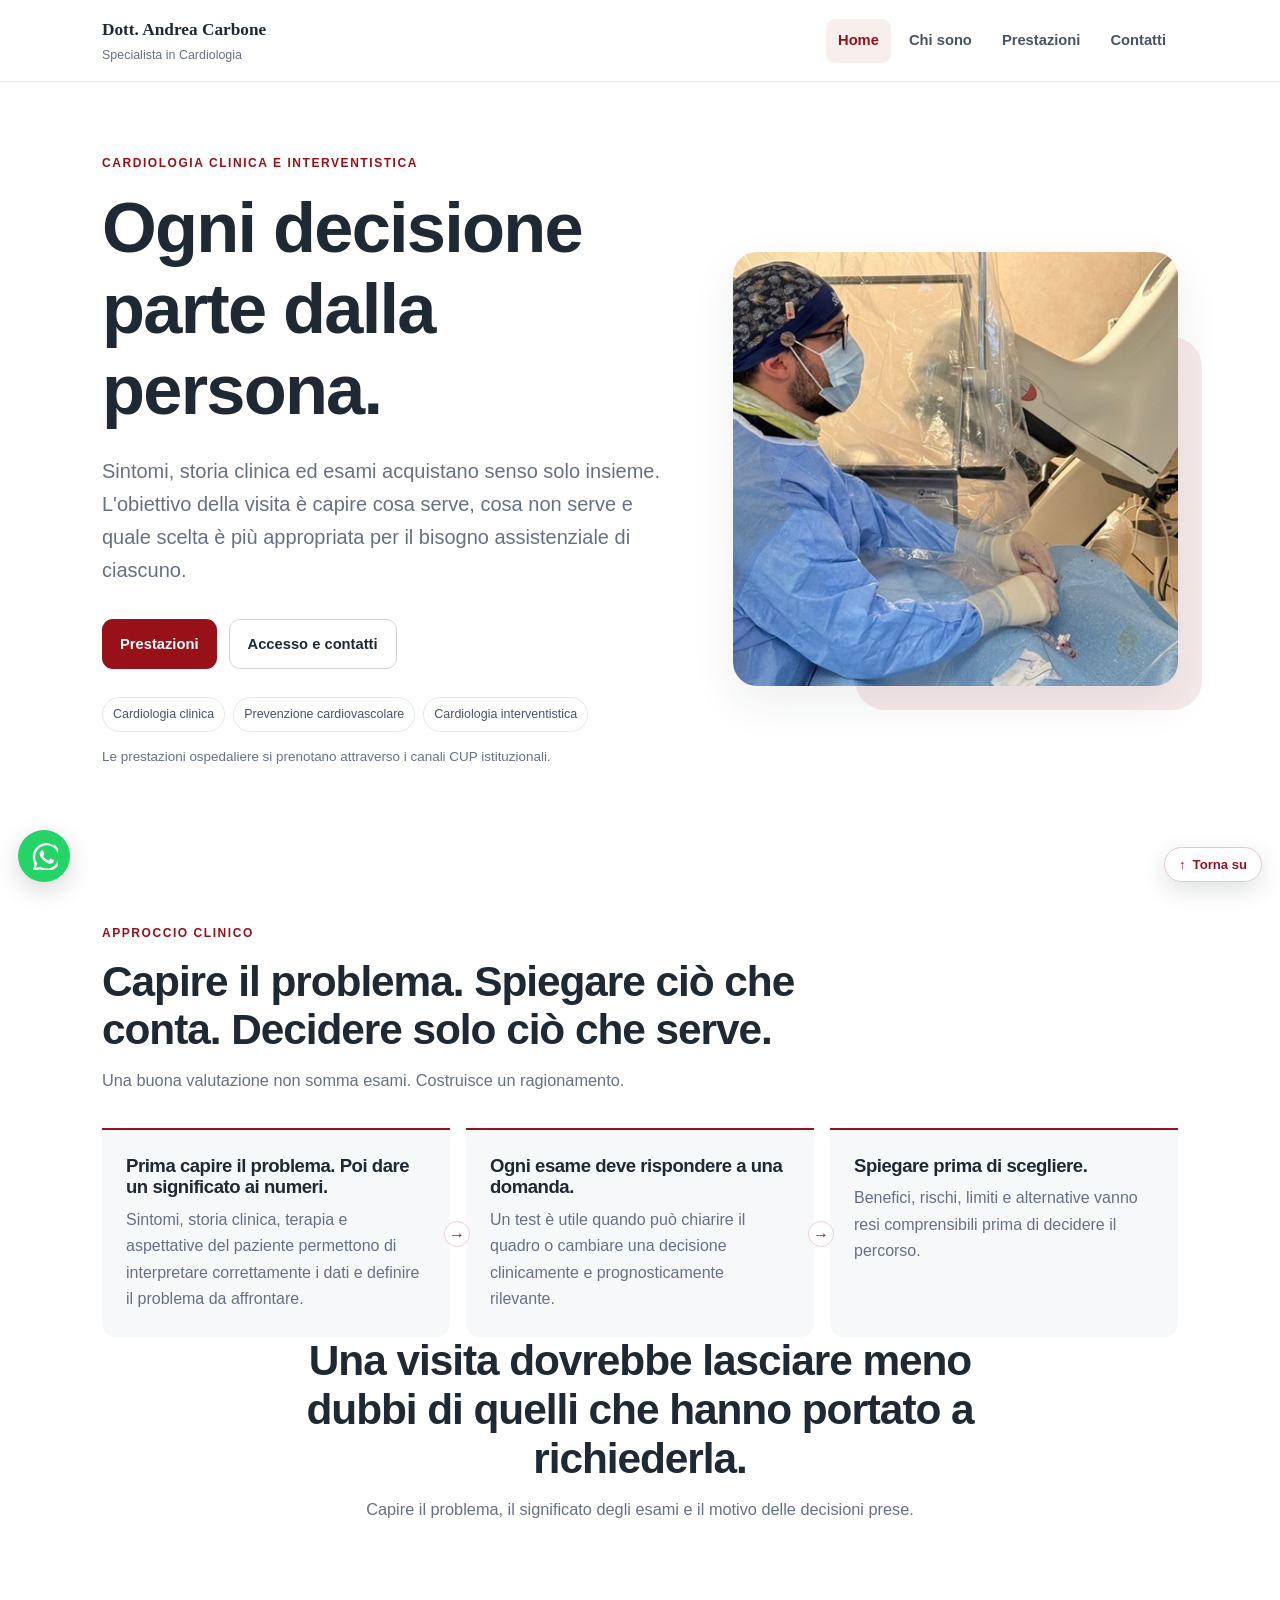
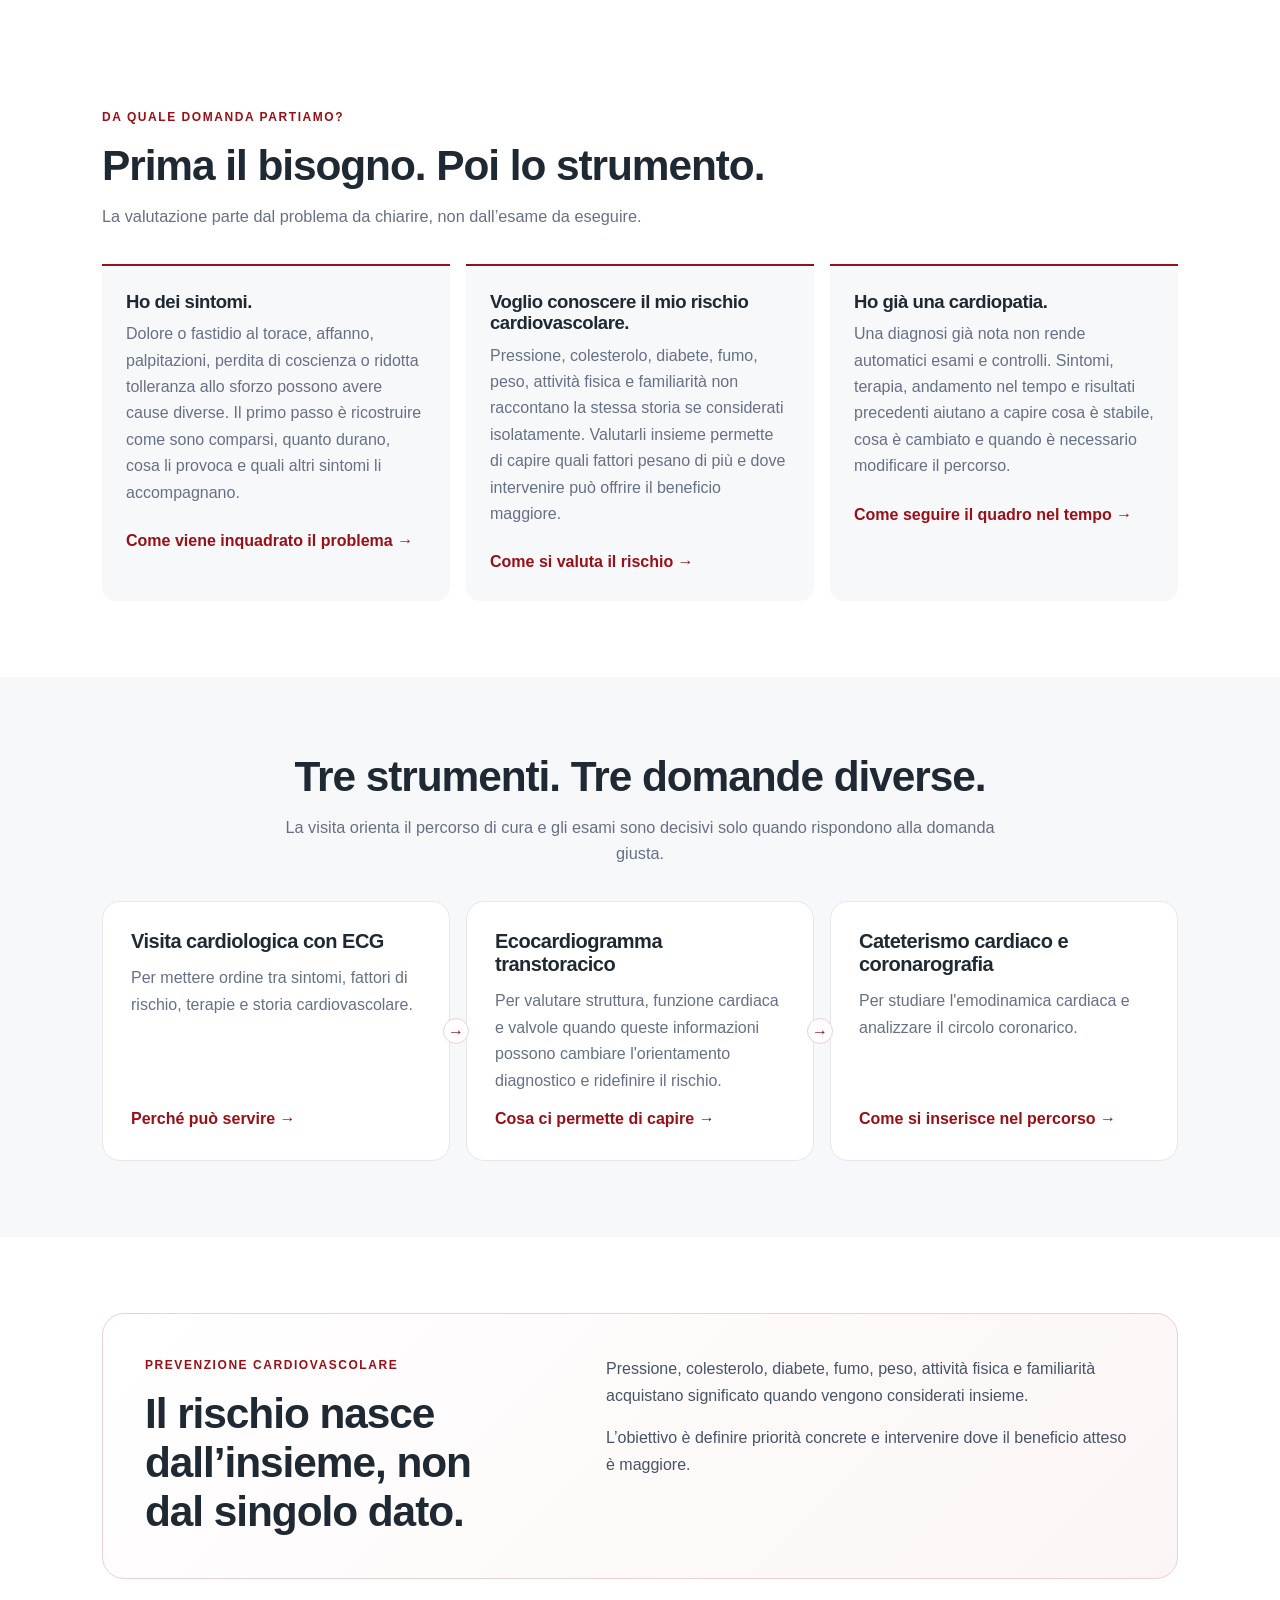
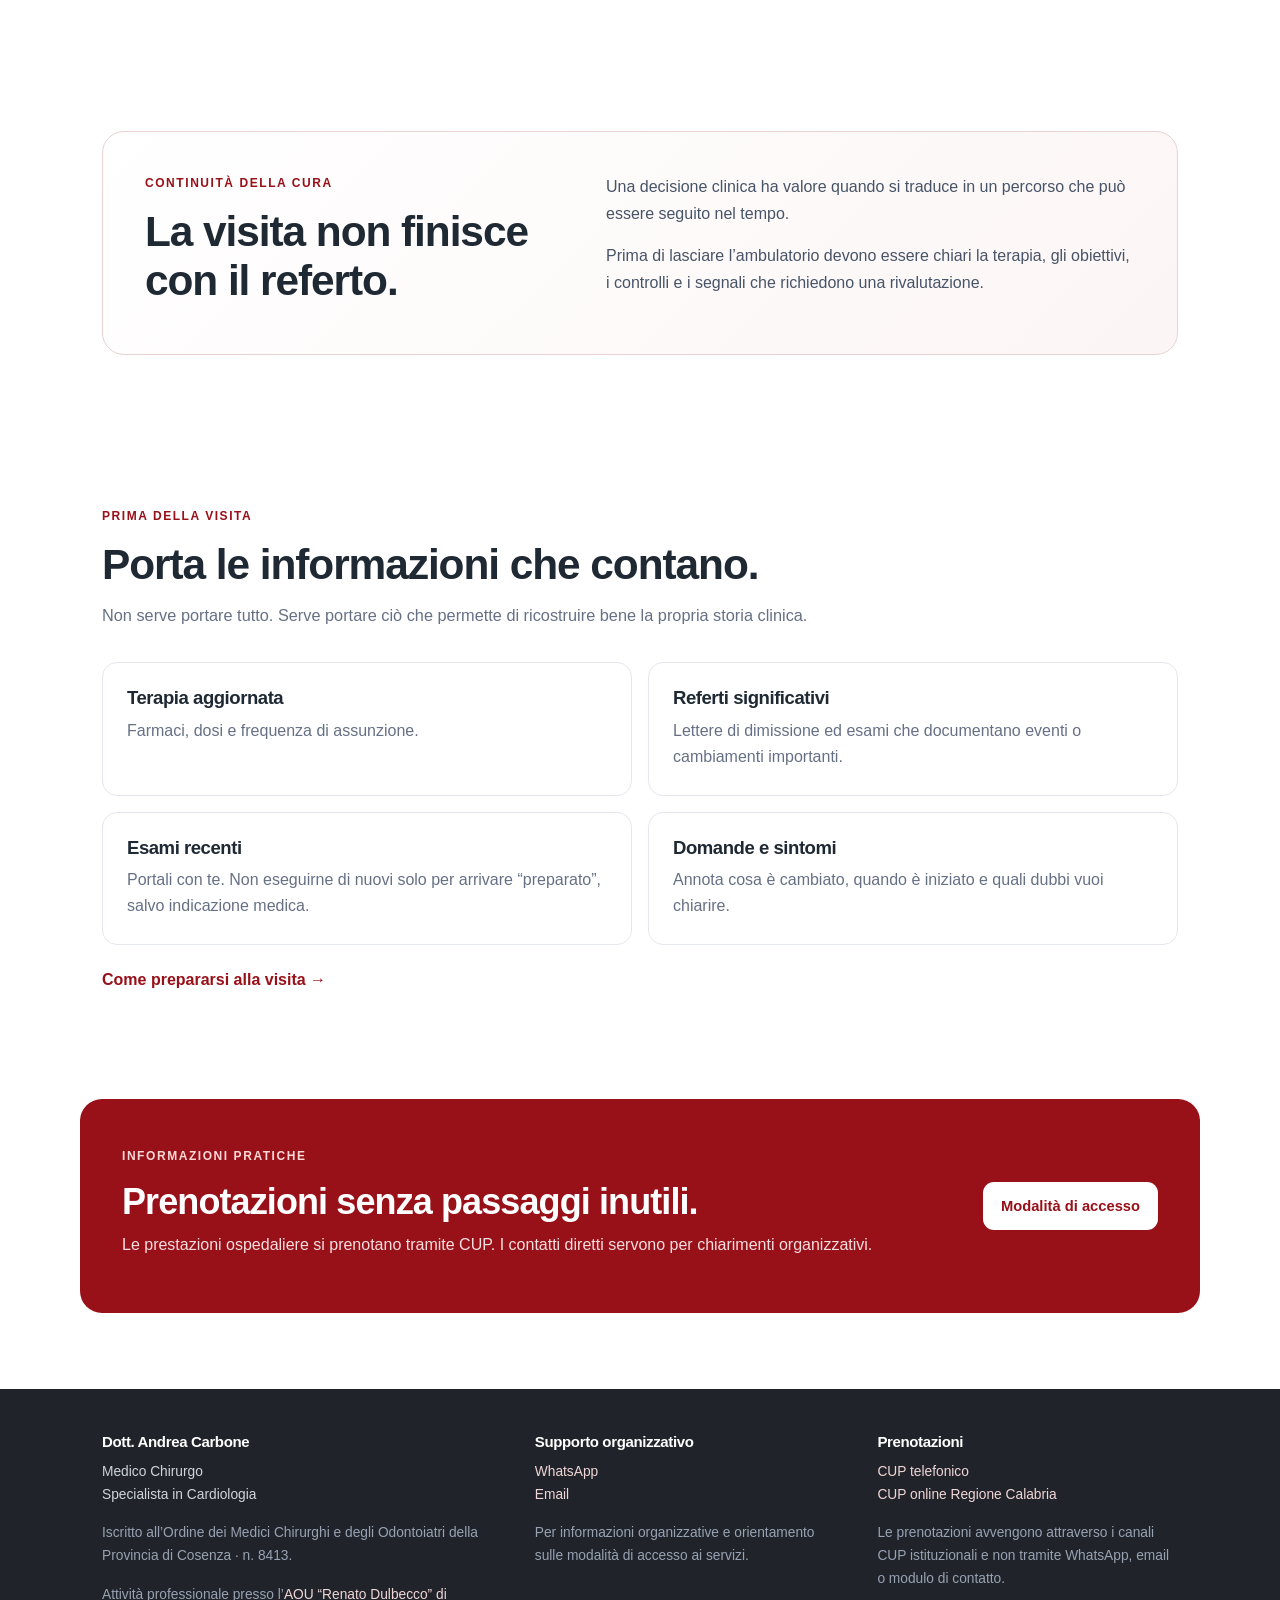
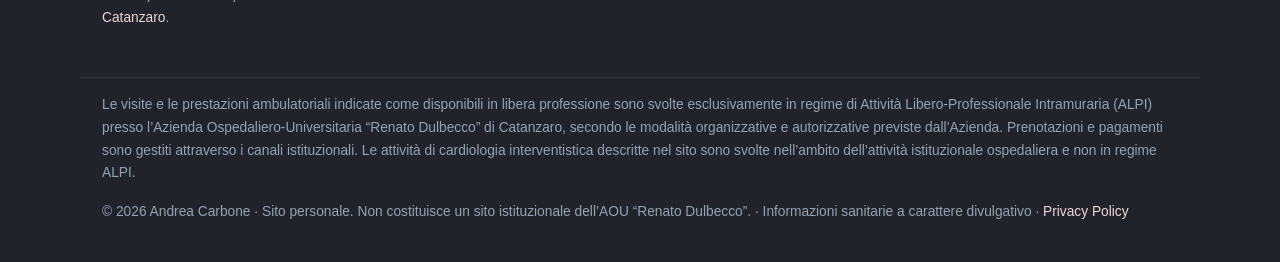
<file: index.html>
<!DOCTYPE html>

<html lang="it">
<head>
<meta charset="utf-8"/>
<meta content="width=device-width, initial-scale=1.0" name="viewport"/>
<meta content="Dott. Andrea Carbone, cardiologo a Catanzaro. Cardiologia clinica, prevenzione cardiovascolare, visita con ECG, ecocardiogramma e cardiologia interventistica ospedaliera." name="description"/>
<meta content="index,follow" name="robots"/>
<meta content="#981018" name="theme-color"/>
<title>Dott. Andrea Carbone | Cardiologo a Catanzaro</title>
<link href="https://cardiologocarbone.it/" rel="canonical"/>
<meta content="it_IT" property="og:locale"/>
<meta content="website" property="og:type"/>
<meta content="Dott. Andrea Carbone | Cardiologo a Catanzaro" property="og:title"/>
<meta content="Dott. Andrea Carbone, cardiologo a Catanzaro. Cardiologia clinica, prevenzione cardiovascolare, visita con ECG, ecocardiogramma e cardiologia interventistica ospedaliera." property="og:description"/>
<meta content="https://cardiologocarbone.it/" property="og:url"/>
<meta content="https://cardiologocarbone.it/immagini/img1.png" property="og:image"/>
<meta content="Dott. Andrea Carbone - Cardiologo a Catanzaro" property="og:image:alt"/>
<meta content="summary_large_image" name="twitter:card"/>
<meta content="Dott. Andrea Carbone | Cardiologo a Catanzaro" name="twitter:title"/>
<meta content="Dott. Andrea Carbone, cardiologo a Catanzaro. Cardiologia clinica, prevenzione cardiovascolare, visita con ECG, ecocardiogramma e cardiologia interventistica ospedaliera." name="twitter:description"/>
<meta content="https://cardiologocarbone.it/immagini/img1.png" name="twitter:image"/>
<link href="immagini/filigrana.png" rel="icon" type="image/png"/>
<link href="style.css" rel="stylesheet"/>
<script type="application/ld+json">
{"@context":"https://schema.org","@type":"Physician","name":"Dott. Andrea Carbone","url":"https://cardiologocarbone.it/","medicalSpecialty":"Cardiovascular","areaServed":[{"@type":"City","name":"Catanzaro"},{"@type":"AdministrativeArea","name":"Calabria"}],"affiliation":{"@type":"Hospital","name":"Azienda Ospedaliero-Universitaria Renato Dulbecco","address":{"@type":"PostalAddress","addressLocality":"Catanzaro","addressRegion":"Calabria","addressCountry":"IT"}},"email":"mailto:dott.acarbone@gmail.com"}
</script>
</head>
<body>
<a class="skip-link" href="#contenuto">Vai al contenuto</a>
<header class="site-header"><div class="nav-wrap"><a aria-label="Home - Dott. Andrea Carbone" class="brand" href="index.html"><span class="brand-name">Dott. Andrea Carbone</span><span class="brand-role">Specialista in Cardiologia</span></a><nav aria-label="Navigazione principale" class="site-nav"><a aria-current="page" class="active" href="index.html">Home</a><a href="chi-sono.html">Chi sono</a><a href="prestazioni.html">Prestazioni</a><a href="contatti.html">Contatti</a></nav></div></header>
<main id="contenuto">
<section aria-labelledby="hero-title" class="hero"><div class="hero-copy"><p class="eyebrow">Cardiologia clinica e interventistica</p><h1 id="hero-title">Ogni decisione parte dalla persona.</h1><p class="hero-lead">Sintomi, storia clinica ed esami acquistano senso solo insieme. L'obiettivo della visita è capire cosa serve, cosa non serve e quale scelta è più appropriata per il bisogno assistenziale di ciascuno.</p><div class="hero-actions"><a class="btn btn-primary" href="prestazioni.html">Prestazioni</a><a class="btn btn-secondary" href="contatti.html">Accesso e contatti</a></div><div aria-label="Aree di attività" class="hero-meta"><span>Cardiologia clinica</span><span>Prevenzione cardiovascolare</span><span>Cardiologia interventistica</span></div><p class="hero-access">Le prestazioni ospedaliere si prenotano attraverso i canali CUP istituzionali.</p></div><figure class="hero-media"><img alt="Dott. Andrea Carbone durante attività di cardiologia interventistica" decoding="async" fetchpriority="high" height="760" loading="eager" src="immagini/img1.png" width="760"/></figure></section>
<section aria-labelledby="approccio-title" class="content-section"><div class="section-heading"><p class="eyebrow">Approccio clinico</p><h2 id="approccio-title">Capire il problema. Spiegare ciò che conta. Decidere solo ciò che serve.</h2><p class="section-subtitle">Una buona valutazione non somma esami. Costruisce un ragionamento.</p></div><div class="principle-grid home-path"><article class="principle-card"><h3>Prima capire il problema. Poi dare un significato ai numeri.</h3><p>Sintomi, storia clinica, terapia e aspettative del paziente permettono di interpretare correttamente i dati e definire il problema da affrontare.</p></article><article class="principle-card"><h3>Ogni esame deve rispondere a una domanda.</h3><p>Un test è utile quando può chiarire il quadro o cambiare una decisione clinicamente e prognosticamente rilevante.</p></article><article class="principle-card"><h3>Spiegare prima di scegliere.</h3><p>Benefici, rischi, limiti e alternative vanno resi comprensibili prima di decidere il percorso.</p></article></div><div class="section-heading centered"><h2>Una visita dovrebbe lasciare meno dubbi di quelli che hanno portato a richiederla.</h2><p class="section-subtitle">Capire il problema, il significato degli esami e il motivo delle decisioni prese.</p></div></section>
<section aria-labelledby="domande-title" class="content-section"><div class="section-heading"><p class="eyebrow">Da quale domanda partiamo?</p><h2 id="domande-title">Prima il bisogno. Poi lo strumento.</h2><p class="section-subtitle">La valutazione parte dal problema da chiarire, non dall’esame da eseguire.</p></div><div class="principle-grid"><article class="principle-card"><h3>Ho dei sintomi.</h3><p>Dolore o fastidio al torace, affanno, palpitazioni, perdita di coscienza o ridotta tolleranza allo sforzo possono avere cause diverse. Il primo passo è ricostruire come sono comparsi, quanto durano, cosa li provoca e quali altri sintomi li accompagnano.</p><div class="section-action"><a class="text-link" href="prestazioni.html#visita-ecg">Come viene inquadrato il problema →</a></div></article><article class="principle-card"><h3>Voglio conoscere il mio rischio cardiovascolare.</h3><p>Pressione, colesterolo, diabete, fumo, peso, attività fisica e familiarità non raccontano la stessa storia se considerati isolatamente. Valutarli insieme permette di capire quali fattori pesano di più e dove intervenire può offrire il beneficio maggiore.</p><div class="section-action"><a class="text-link" href="#prevenzione">Come si valuta il rischio →</a></div></article><article class="principle-card"><h3>Ho già una cardiopatia.</h3><p>Una diagnosi già nota non rende automatici esami e controlli. Sintomi, terapia, andamento nel tempo e risultati precedenti aiutano a capire cosa è stabile, cosa è cambiato e quando è necessario modificare il percorso.</p><div class="section-action"><a class="text-link" href="#continuita">Come seguire il quadro nel tempo →</a></div></article></div></section>
<section aria-labelledby="prestazioni-title" class="content-section soft-section"><div class="section-heading centered"><h2 id="prestazioni-title">Tre strumenti. Tre domande diverse.</h2><p class="section-subtitle">La visita orienta il percorso di cura e gli esami sono decisivi solo quando rispondono alla domanda giusta.</p></div><div class="service-grid service-path"><article class="service-card"><h3>Visita cardiologica con ECG</h3><p>Per mettere ordine tra sintomi, fattori di rischio, terapie e storia cardiovascolare.</p><a class="text-link" href="prestazioni.html#visita-ecg">Perché può servire <span aria-hidden="true">→</span></a></article><article class="service-card"><h3>Ecocardiogramma transtoracico</h3><p>Per valutare struttura, funzione cardiaca e valvole quando queste informazioni possono cambiare l'orientamento diagnostico e ridefinire il rischio.</p><a class="text-link" href="prestazioni.html#ecocardiogramma">Cosa ci permette di capire <span aria-hidden="true">→</span></a></article><article class="service-card"><h3>Cateterismo cardiaco e coronarografia</h3><p>Per studiare l'emodinamica cardiaca e analizzare il circolo coronarico.</p><a class="text-link" href="prestazioni.html#coronarografia">Come si inserisce nel percorso <span aria-hidden="true">→</span></a></article></div></section>
<section class="content-section" id="prevenzione"><div class="focus-card"><div><p class="eyebrow">Prevenzione cardiovascolare</p><h2>Il rischio nasce dall’insieme, non dal singolo dato.</h2></div><div class="focus-copy"><p>Pressione, colesterolo, diabete, fumo, peso, attività fisica e familiarità acquistano significato quando vengono considerati insieme.</p><p>L’obiettivo è definire priorità concrete e intervenire dove il beneficio atteso è maggiore.</p></div></div></section>
<section aria-labelledby="continuita-title" class="content-section" id="continuita"><div class="focus-card"><div><p class="eyebrow">Continuità della cura</p><h2 id="continuita-title">La visita non finisce con il referto.</h2></div><div class="focus-copy"><p>Una decisione clinica ha valore quando si traduce in un percorso che può essere seguito nel tempo.</p><p>Prima di lasciare l’ambulatorio devono essere chiari la terapia, gli obiettivi, i controlli e i segnali che richiedono una rivalutazione.</p></div></div></section>
<section aria-labelledby="quick-title" class="content-section patient-questions"><div class="section-heading"><p class="eyebrow">Prima della visita</p><h2 id="quick-title">Porta le informazioni che contano.</h2><p class="section-subtitle">Non serve portare tutto. Serve portare ciò che permette di ricostruire bene la propria storia clinica.</p></div><div class="quick-grid"><article class="quick-card"><h3>Terapia aggiornata</h3><p>Farmaci, dosi e frequenza di assunzione.</p></article><article class="quick-card"><h3>Referti significativi</h3><p>Lettere di dimissione ed esami che documentano eventi o cambiamenti importanti.</p></article><article class="quick-card"><h3>Esami recenti</h3><p>Portali con te. Non eseguirne di nuovi solo per arrivare “preparato”, salvo indicazione medica.</p></article><article class="quick-card"><h3>Domande e sintomi</h3><p>Annota cosa è cambiato, quando è iniziato e quali dubbi vuoi chiarire.</p></article></div><div class="section-action"><a class="text-link" href="prestazioni.html#prima-della-visita">Come prepararsi alla visita →</a></div></section>
<section aria-labelledby="cta-title" class="cta-section"><div><p class="eyebrow light">Informazioni pratiche</p><h2 id="cta-title">Prenotazioni senza passaggi inutili.</h2><p>Le prestazioni ospedaliere si prenotano tramite CUP. I contatti diretti servono per chiarimenti organizzativi.</p></div><a class="btn btn-light" href="contatti.html">Modalità di accesso</a></section>
</main>
<a href="https://wa.me/393204010074?text=Buongiorno%2C%20vorrei%20ricevere%20informazioni%20sulle%20modalit%C3%A0%20di%20prenotazione%20di%20una%20visita." target="_blank" rel="noopener" aria-label="Chiedi informazioni sulle prenotazioni via WhatsApp" title="Informazioni prenotazioni" style="position:fixed;right:18px;bottom:78px;z-index:46;width:52px;height:52px;border-radius:50%;background:#25D366;display:flex;align-items:center;justify-content:center;box-shadow:0 8px 24px rgba(31,41,51,.18);text-decoration:none;transition:transform .18s ease,box-shadow .18s ease;"><svg aria-hidden="true" viewBox="0 0 16 16" width="28" height="28" fill="#fff"><path d="M13.601 2.326A7.854 7.854 0 0 0 9.594.5C5.17.5 1.57 4.1 1.57 8.53c0 1.415.369 2.795 1.07 4.01L1.5 16.7l4.257-1.117a8.02 8.02 0 0 0 3.837.976h.004c4.424 0 8.025-3.6 8.025-8.03 0-2.144-.835-4.158-2.349-5.676a7.93 7.93 0 0 0-1.673-1.527zm-4.007 12.87h-.003a6.63 6.63 0 0 1-3.38-.925l-.242-.144-2.525.663.674-2.461-.157-.253A6.56 6.56 0 0 1 2.93 8.53c0-3.675 2.99-6.664 6.67-6.664a6.62 6.62 0 0 1 4.718 1.956 6.62 6.62 0 0 1 1.951 4.713c-.002 3.675-2.992 6.665-6.675 6.665zm3.66-4.995c-.2-.1-1.182-.583-1.365-.65-.183-.066-.316-.1-.45.1-.133.2-.516.65-.633.783-.116.133-.233.15-.433.05-.2-.1-.845-.311-1.61-.994-.595-.53-.997-1.185-1.113-1.385-.117-.2-.012-.308.087-.407.09-.09.2-.233.3-.35.1-.116.133-.2.2-.333.067-.133.033-.25-.017-.35-.05-.1-.45-1.083-.616-1.483-.162-.39-.327-.337-.45-.343l-.383-.007a.73.73 0 0 0-.533.25c-.183.2-.7.683-.7 1.667s.716 1.933.816 2.066c.1.133 1.408 2.15 3.413 3.016.477.206.849.329 1.139.421.478.152.914.13 1.258.079.384-.057 1.182-.483 1.349-.95.166-.466.166-.866.116-.95-.05-.083-.183-.133-.383-.233z"/></svg></a>
<a class="back-to-top" href="#" aria-label="Torna all’inizio della pagina">↑ <span>Torna su</span></a>
<footer class="site-footer"><div class="footer-grid"><div><h3>Dott. Andrea Carbone</h3><p>Medico Chirurgo<br/>Specialista in Cardiologia</p><p class="footer-muted">Iscritto all’Ordine dei Medici Chirurghi e degli Odontoiatri della Provincia di Cosenza · n. 8413.</p><p class="footer-muted">Attività professionale presso l’<a href="https://www.aourenatodulbecco.it/amministrazione/unita_organizzativa/cardiologia-con-emodinamica-presidio-mater-domini/" rel="noopener" target="_blank">AOU “Renato Dulbecco” di Catanzaro</a>.</p></div><div><h3>Supporto organizzativo</h3><p><a href="https://wa.me/393204010074" rel="noopener" target="_blank">WhatsApp</a><br/><a href="mailto:dott.acarbone@gmail.com">Email</a></p><p class="footer-muted">Per informazioni organizzative e orientamento sulle modalità di accesso ai servizi.</p></div><div><h3>Prenotazioni</h3><p><a href="tel:+390961789789">CUP telefonico</a><br/><a href="https://prenota.regione.calabria.it/home" rel="noopener" target="_blank">CUP online Regione Calabria</a></p><p class="footer-muted">Le prenotazioni avvengono attraverso i canali CUP istituzionali e non tramite WhatsApp, email o modulo di contatto.</p></div></div><div class="footer-bottom"><p>Le visite e le prestazioni ambulatoriali indicate come disponibili in libera professione sono svolte esclusivamente in regime di Attività Libero-Professionale Intramuraria (ALPI) presso l’Azienda Ospedaliero-Universitaria “Renato Dulbecco” di Catanzaro, secondo le modalità organizzative e autorizzative previste dall’Azienda. Prenotazioni e pagamenti sono gestiti attraverso i canali istituzionali. Le attività di cardiologia interventistica descritte nel sito sono svolte nell’ambito dell’attività istituzionale ospedaliera e non in regime ALPI.</p><p>© 2026 Andrea Carbone · Sito personale. Non costituisce un sito istituzionale dell’AOU “Renato Dulbecco”. · Informazioni sanitarie a carattere divulgativo · <a href="privacy.html">Privacy Policy</a></p></div></footer>
</body>
</html>
</file>
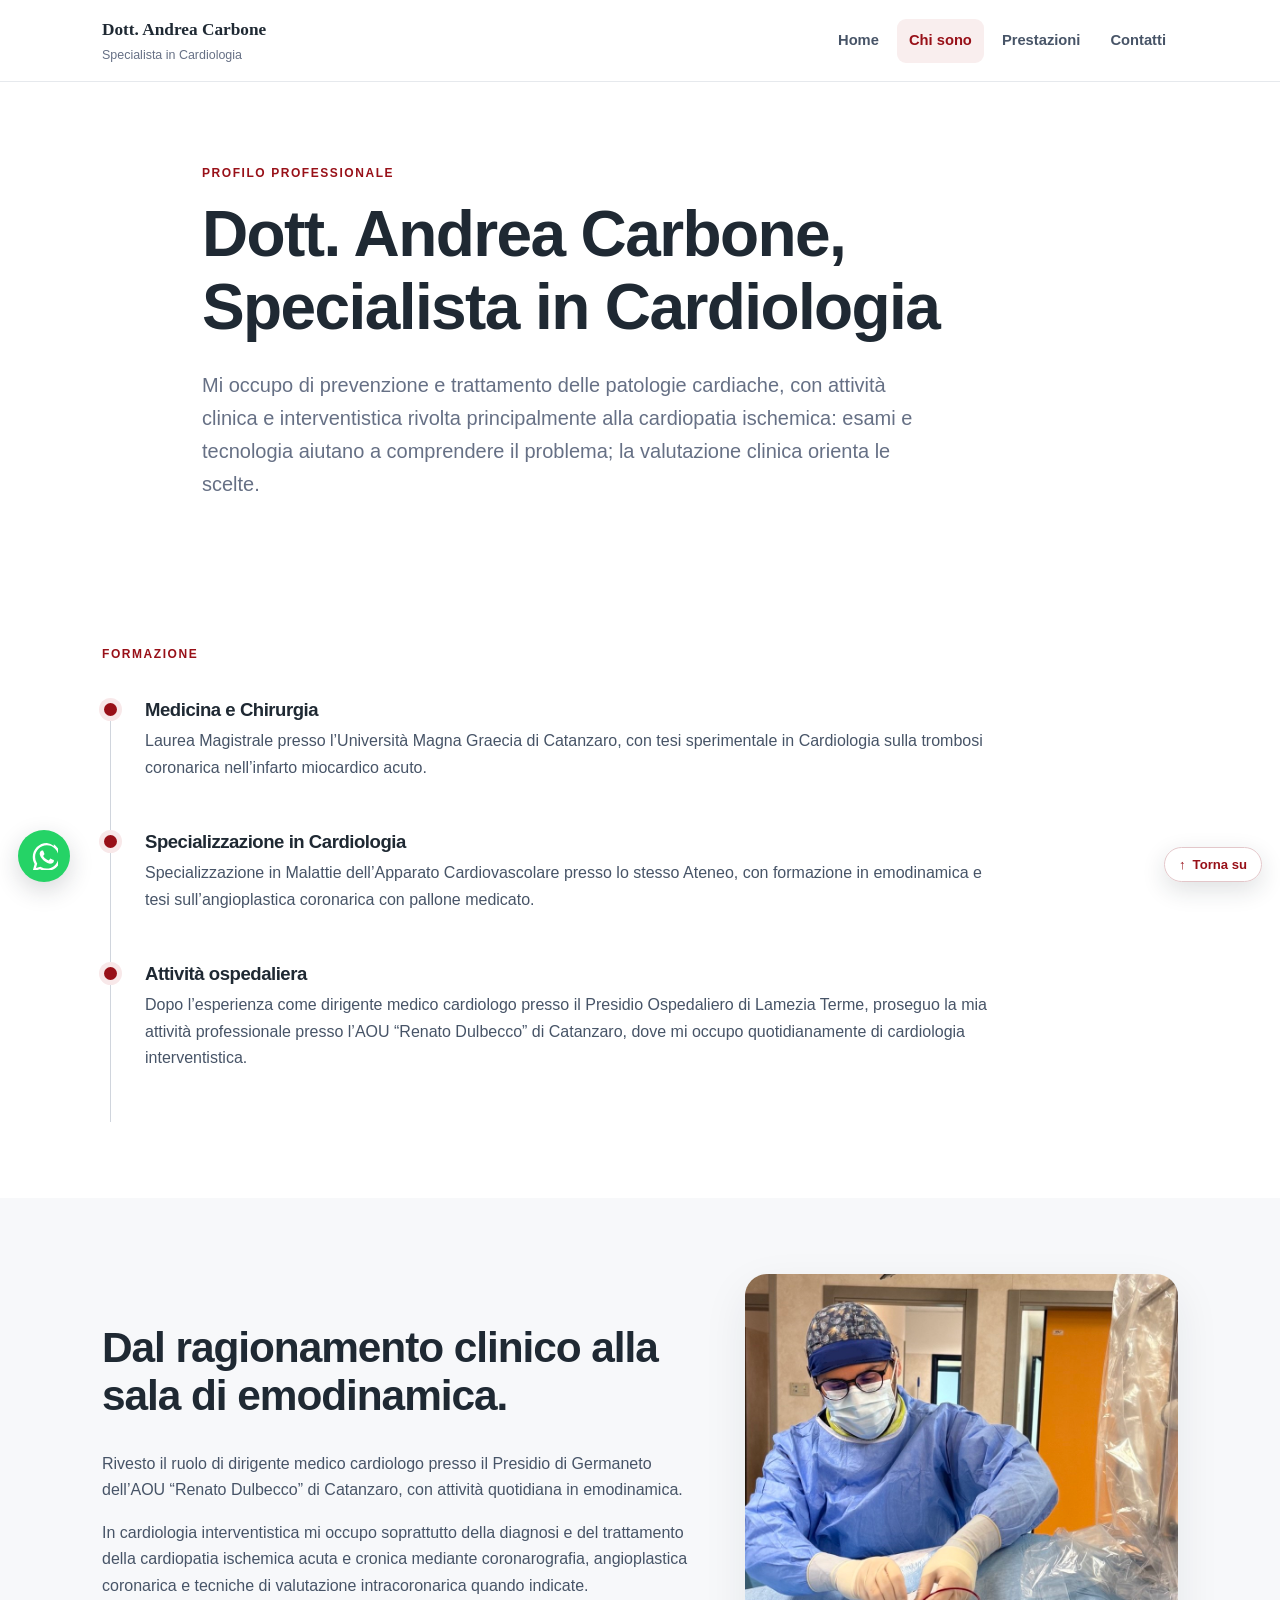
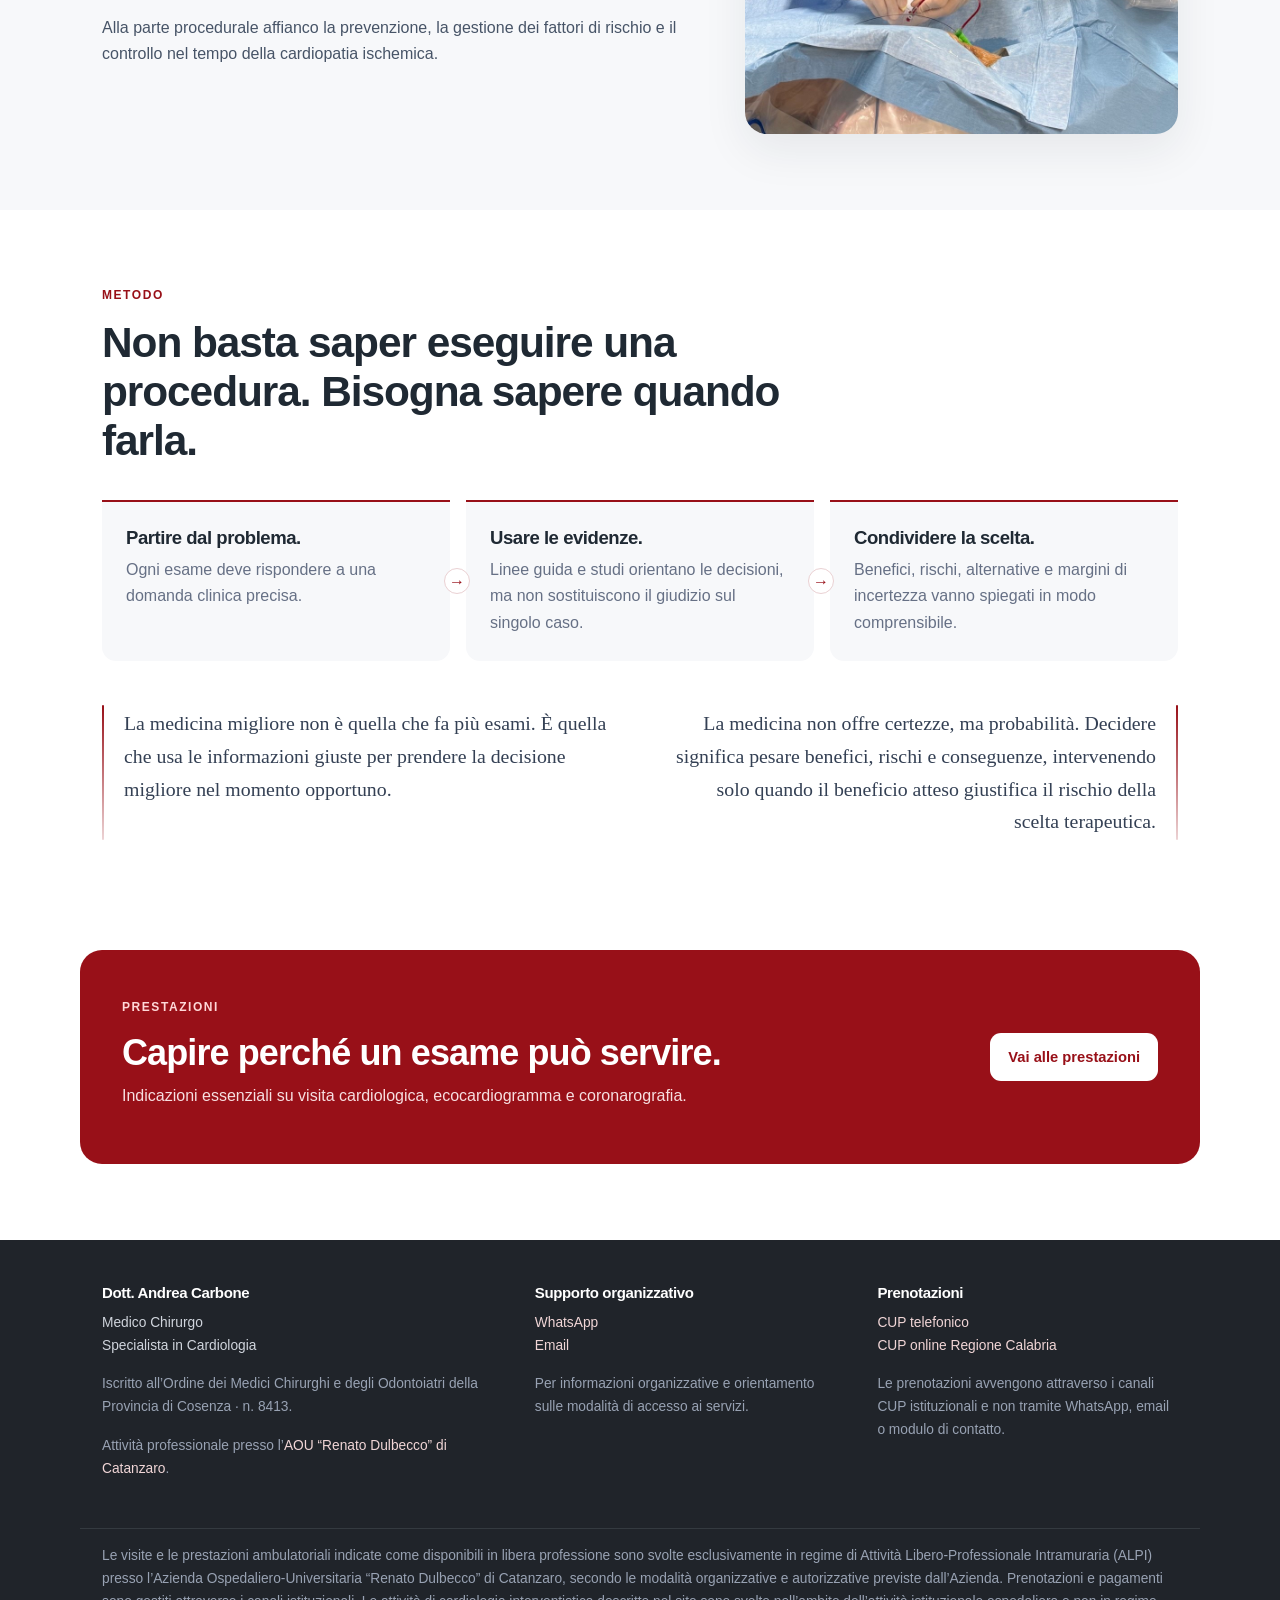
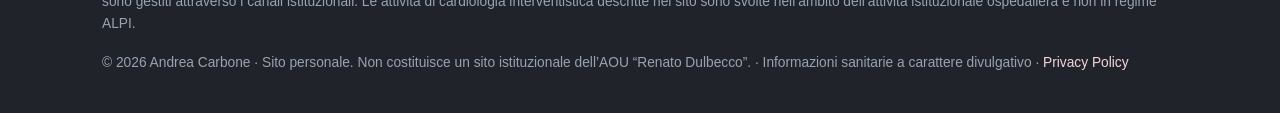
<file: chi-sono.html>
<!DOCTYPE html>
<html lang="it">
<head>
<meta charset="utf-8"/>
<meta content="width=device-width, initial-scale=1.0" name="viewport"/>
<meta content="Profilo del Dott. Andrea Carbone, cardiologo a Catanzaro: prevenzione, cardiopatia ischemica, cardiologia clinica e interventistica." name="description"/>
<meta content="index,follow" name="robots"/>
<meta content="#981018" name="theme-color"/>
<title>Chi sono | Dott. Andrea Carbone, Cardiologo a Catanzaro</title>
<link href="https://cardiologocarbone.it/chi-sono.html" rel="canonical"/>
<meta content="it_IT" property="og:locale"/><meta content="profile" property="og:type"/><meta content="Chi sono | Dott. Andrea Carbone, Cardiologo a Catanzaro" property="og:title"/><meta content="Profilo del Dott. Andrea Carbone, cardiologo a Catanzaro: prevenzione, cardiopatia ischemica, cardiologia clinica e interventistica." property="og:description"/><meta content="https://cardiologocarbone.it/chi-sono.html" property="og:url"/><meta content="https://cardiologocarbone.it/immagini/img1.png" property="og:image"/><meta content="Dott. Andrea Carbone - Cardiologo a Catanzaro" property="og:image:alt"/><meta content="summary_large_image" name="twitter:card"/><meta content="Chi sono | Dott. Andrea Carbone, Cardiologo a Catanzaro" name="twitter:title"/><meta content="Profilo del Dott. Andrea Carbone, cardiologo a Catanzaro: prevenzione, cardiopatia ischemica, cardiologia clinica e interventistica." name="twitter:description"/><meta content="https://cardiologocarbone.it/immagini/img1.png" name="twitter:image"/>
<link href="immagini/filigrana.png" rel="icon" type="image/png"/><link href="style.css" rel="stylesheet"/>
<script type="application/ld+json">{"@context":"https://schema.org","@type":"Physician","name":"Dott. Andrea Carbone","url":"https://cardiologocarbone.it/","medicalSpecialty":"Cardiovascular","areaServed":[{"@type":"City","name":"Catanzaro"},{"@type":"AdministrativeArea","name":"Calabria"}],"affiliation":{"@type":"Hospital","name":"Azienda Ospedaliero-Universitaria Renato Dulbecco","address":{"@type":"PostalAddress","addressLocality":"Catanzaro","addressRegion":"Calabria","addressCountry":"IT"}},"email":"mailto:dott.acarbone@gmail.com"}</script>
</head>
<body>
<a class="skip-link" href="#contenuto">Vai al contenuto</a>
<header class="site-header"><div class="nav-wrap"><a aria-label="Home - Dott. Andrea Carbone" class="brand" href="index.html"><span class="brand-name">Dott. Andrea Carbone</span><span class="brand-role">Specialista in Cardiologia</span></a><nav aria-label="Navigazione principale" class="site-nav"><a href="index.html">Home</a><a aria-current="page" class="active" href="chi-sono.html">Chi sono</a><a href="prestazioni.html">Prestazioni</a><a href="contatti.html">Contatti</a></nav></div></header>
<main id="contenuto">
<section class="page-hero text-only"><div><p class="eyebrow">Profilo professionale</p><h1>Dott. Andrea Carbone, Specialista in Cardiologia</h1><p class="page-lead">Mi occupo di prevenzione e trattamento delle patologie cardiache, con attività clinica e interventistica rivolta principalmente alla cardiopatia ischemica: esami e tecnologia aiutano a comprendere il problema; la valutazione clinica orienta le scelte.</p></div></section>
<section class="content-section"><div class="section-heading"><p class="eyebrow">Formazione</p></div><div class="timeline"><article class="timeline-item"><span aria-hidden="true" class="timeline-dot"></span><div><h3>Medicina e Chirurgia</h3><p>Laurea Magistrale presso l’Università Magna Graecia di Catanzaro, con tesi sperimentale in Cardiologia sulla trombosi coronarica nell’infarto miocardico acuto.</p></div></article><article class="timeline-item"><span aria-hidden="true" class="timeline-dot"></span><div><h3>Specializzazione in Cardiologia</h3><p>Specializzazione in Malattie dell’Apparato Cardiovascolare presso lo stesso Ateneo, con formazione in emodinamica e tesi sull’angioplastica coronarica con pallone medicato.</p></div></article><article class="timeline-item"><span aria-hidden="true" class="timeline-dot"></span><div><h3>Attività ospedaliera</h3><p>Dopo l’esperienza come dirigente medico cardiologo presso il Presidio Ospedaliero di Lamezia Terme, proseguo la mia attività professionale presso l’AOU “Renato Dulbecco” di Catanzaro, dove mi occupo quotidianamente di cardiologia interventistica.</p></div></article></div></section>
<section class="content-section soft-section"><div class="profile-grid"><div><h2>Dal ragionamento clinico alla sala di emodinamica.</h2><p class="current-role-intro">Rivesto il ruolo di dirigente medico cardiologo presso il Presidio di Germaneto dell’AOU “Renato Dulbecco” di Catanzaro, con attività quotidiana in emodinamica.</p><p>In cardiologia interventistica mi occupo soprattutto della diagnosi e del trattamento della cardiopatia ischemica acuta e cronica mediante coronarografia, angioplastica coronarica e tecniche di valutazione intracoronarica quando indicate.</p><p>Alla parte procedurale affianco la prevenzione, la gestione dei fattori di rischio e il controllo nel tempo della cardiopatia ischemica.</p></div><figure class="profile-image"><img alt="Attività professionale del Dott. Andrea Carbone" decoding="async" height="600" loading="lazy" src="immagini/img5.png" width="760"/></figure></div></section>
<section class="content-section"><div class="section-heading"><p class="eyebrow">Metodo</p><h2>Non basta saper eseguire una procedura. Bisogna sapere quando farla.</h2></div><div class="principle-grid method-path"><article class="principle-card"><h3>Partire dal problema.</h3><p>Ogni esame deve rispondere a una domanda clinica precisa.</p></article><article class="principle-card"><h3>Usare le evidenze.</h3><p>Linee guida e studi orientano le decisioni, ma non sostituiscono il giudizio sul singolo caso.</p></article><article class="principle-card"><h3>Condividere la scelta.</h3><p>Benefici, rischi, alternative e margini di incertezza vanno spiegati in modo comprensibile.</p></article></div><div class="method-statements-split" aria-label="Principi di metodo clinico"><article class="statement-panel statement-panel-left"><p>La medicina migliore non è quella che fa più esami. È quella che usa le informazioni giuste per prendere la decisione migliore nel momento opportuno.</p></article><article class="statement-panel statement-panel-right"><p>La medicina non offre certezze, ma probabilità. Decidere significa pesare benefici, rischi e conseguenze, intervenendo solo quando il beneficio atteso giustifica il rischio della scelta terapeutica.</p></article></div></section>
<section class="cta-section"><div><p class="eyebrow light">Prestazioni</p><h2>Capire perché un esame può servire.</h2><p>Indicazioni essenziali su visita cardiologica, ecocardiogramma e coronarografia.</p></div><a class="btn btn-light" href="prestazioni.html">Vai alle prestazioni</a></section>
</main>
<a href="https://wa.me/393204010074?text=Buongiorno%2C%20vorrei%20ricevere%20informazioni%20sulle%20modalit%C3%A0%20di%20prenotazione%20di%20una%20visita." target="_blank" rel="noopener" aria-label="Chiedi informazioni sulle prenotazioni via WhatsApp" title="Informazioni prenotazioni" style="position:fixed;right:18px;bottom:78px;z-index:46;width:52px;height:52px;border-radius:50%;background:#25D366;display:flex;align-items:center;justify-content:center;box-shadow:0 8px 24px rgba(31,41,51,.18);text-decoration:none;transition:transform .18s ease,box-shadow .18s ease;"><svg aria-hidden="true" viewBox="0 0 16 16" width="28" height="28" fill="#fff"><path d="M13.601 2.326A7.854 7.854 0 0 0 9.594.5C5.17.5 1.57 4.1 1.57 8.53c0 1.415.369 2.795 1.07 4.01L1.5 16.7l4.257-1.117a8.02 8.02 0 0 0 3.837.976h.004c4.424 0 8.025-3.6 8.025-8.03 0-2.144-.835-4.158-2.349-5.676a7.93 7.93 0 0 0-1.673-1.527zm-4.007 12.87h-.003a6.63 6.63 0 0 1-3.38-.925l-.242-.144-2.525.663.674-2.461-.157-.253A6.56 6.56 0 0 1 2.93 8.53c0-3.675 2.99-6.664 6.67-6.664a6.62 6.62 0 0 1 4.718 1.956 6.62 6.62 0 0 1 1.951 4.713c-.002 3.675-2.992 6.665-6.675 6.665zm3.66-4.995c-.2-.1-1.182-.583-1.365-.65-.183-.066-.316-.1-.45.1-.133.2-.516.65-.633.783-.116.133-.233.15-.433.05-.2-.1-.845-.311-1.61-.994-.595-.53-.997-1.185-1.113-1.385-.117-.2-.012-.308.087-.407.09-.09.2-.233.3-.35.1-.116.133-.2.2-.333.067-.133.033-.25-.017-.35-.05-.1-.45-1.083-.616-1.483-.162-.39-.327-.337-.45-.343l-.383-.007a.73.73 0 0 0-.533.25c-.183.2-.7.683-.7 1.667s.716 1.933.816 2.066c.1.133 1.408 2.15 3.413 3.016.477.206.849.329 1.139.421.478.152.914.13 1.258.079.384-.057 1.182-.483 1.349-.95.166-.466.166-.866.116-.95-.05-.083-.183-.133-.383-.233z"/></svg></a>
<a class="back-to-top" href="#" aria-label="Torna all’inizio della pagina">↑ <span>Torna su</span></a>
<footer class="site-footer"><div class="footer-grid"><div><h3>Dott. Andrea Carbone</h3><p>Medico Chirurgo<br/>Specialista in Cardiologia</p><p class="footer-muted">Iscritto all’Ordine dei Medici Chirurghi e degli Odontoiatri della Provincia di Cosenza · n. 8413.</p><p class="footer-muted">Attività professionale presso l’<a href="https://www.aourenatodulbecco.it/amministrazione/unita_organizzativa/cardiologia-con-emodinamica-presidio-mater-domini/" rel="noopener" target="_blank">AOU “Renato Dulbecco” di Catanzaro</a>.</p></div><div><h3>Supporto organizzativo</h3><p><a href="https://wa.me/393204010074" rel="noopener" target="_blank">WhatsApp</a><br/><a href="mailto:dott.acarbone@gmail.com">Email</a></p><p class="footer-muted">Per informazioni organizzative e orientamento sulle modalità di accesso ai servizi.</p></div><div><h3>Prenotazioni</h3><p><a href="tel:+390961789789">CUP telefonico</a><br/><a href="https://prenota.regione.calabria.it/home" rel="noopener" target="_blank">CUP online Regione Calabria</a></p><p class="footer-muted">Le prenotazioni avvengono attraverso i canali CUP istituzionali e non tramite WhatsApp, email o modulo di contatto.</p></div></div><div class="footer-bottom"><p>Le visite e le prestazioni ambulatoriali indicate come disponibili in libera professione sono svolte esclusivamente in regime di Attività Libero-Professionale Intramuraria (ALPI) presso l’Azienda Ospedaliero-Universitaria “Renato Dulbecco” di Catanzaro, secondo le modalità organizzative e autorizzative previste dall’Azienda. Prenotazioni e pagamenti sono gestiti attraverso i canali istituzionali. Le attività di cardiologia interventistica descritte nel sito sono svolte nell’ambito dell’attività istituzionale ospedaliera e non in regime ALPI.</p><p>© 2026 Andrea Carbone · Sito personale. Non costituisce un sito istituzionale dell’AOU “Renato Dulbecco”. · Informazioni sanitarie a carattere divulgativo · <a href="privacy.html">Privacy Policy</a></p></div></footer>
</body></html>
</file>
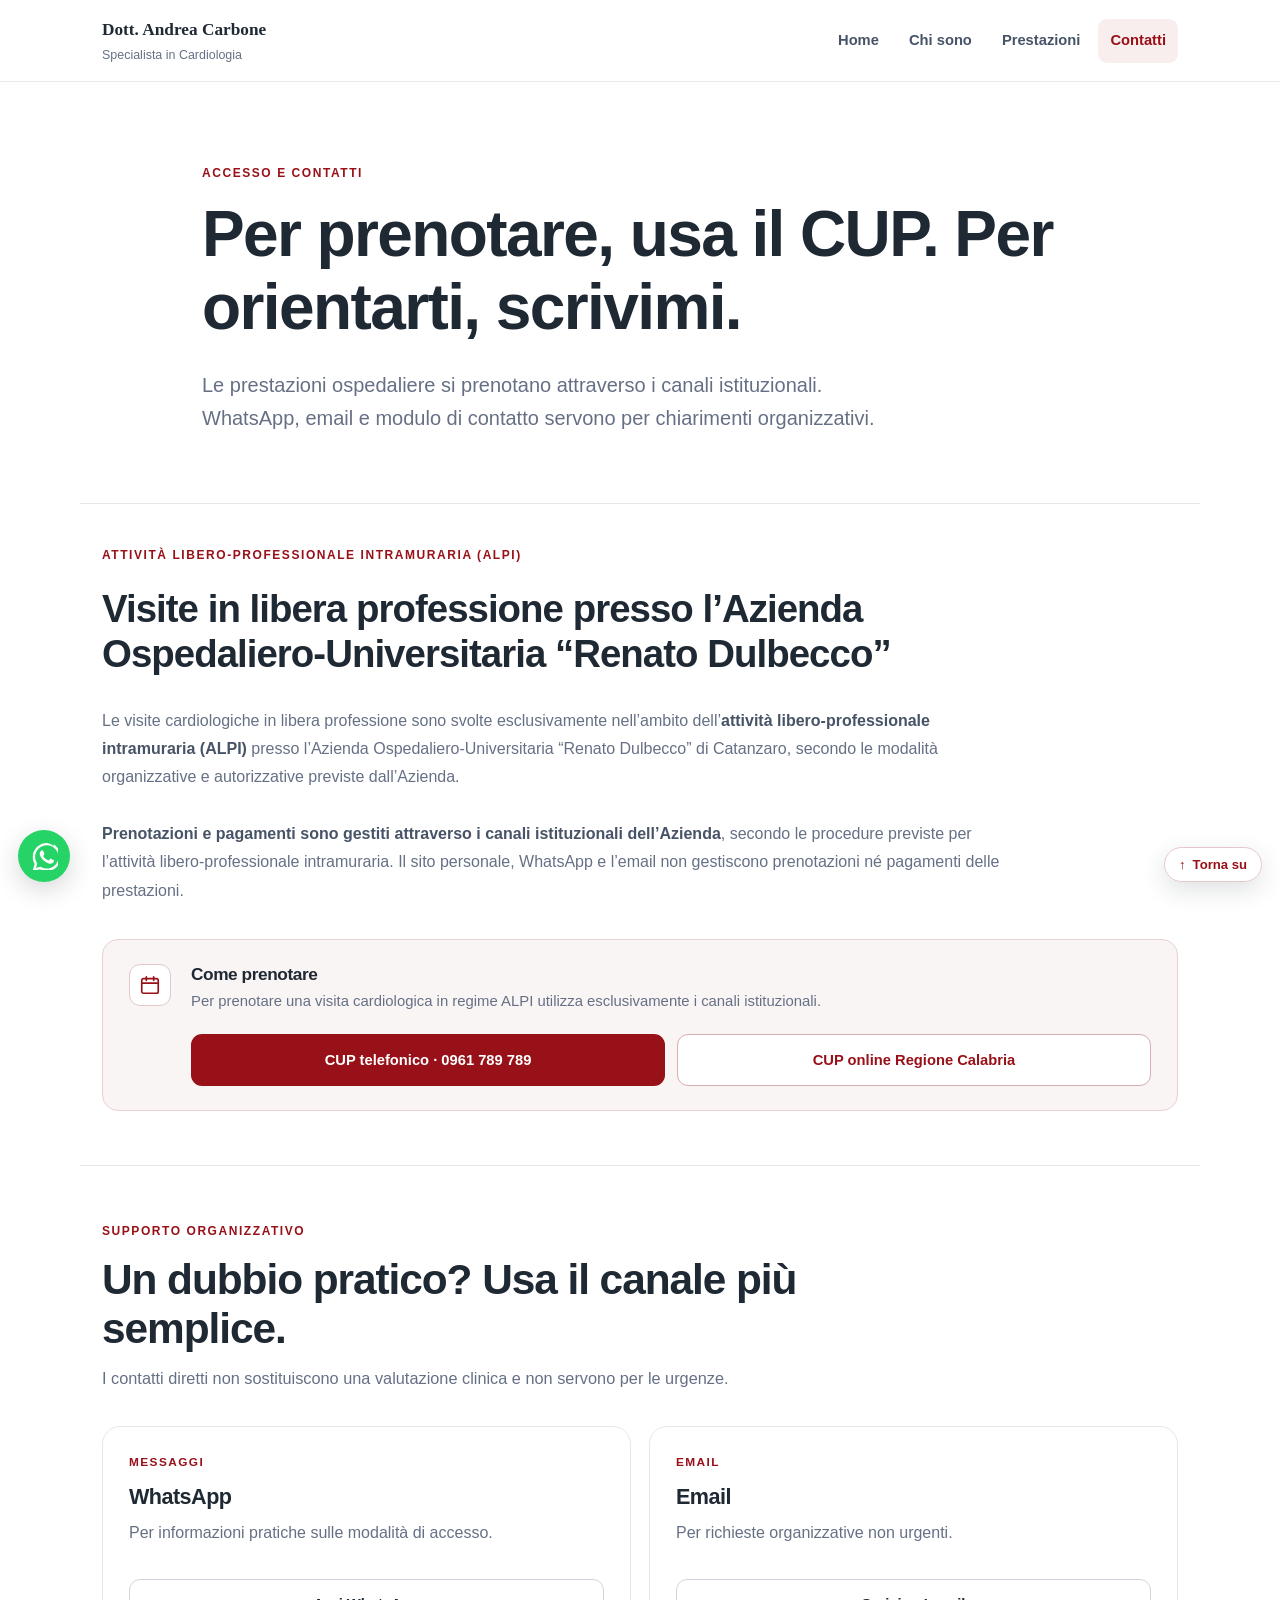
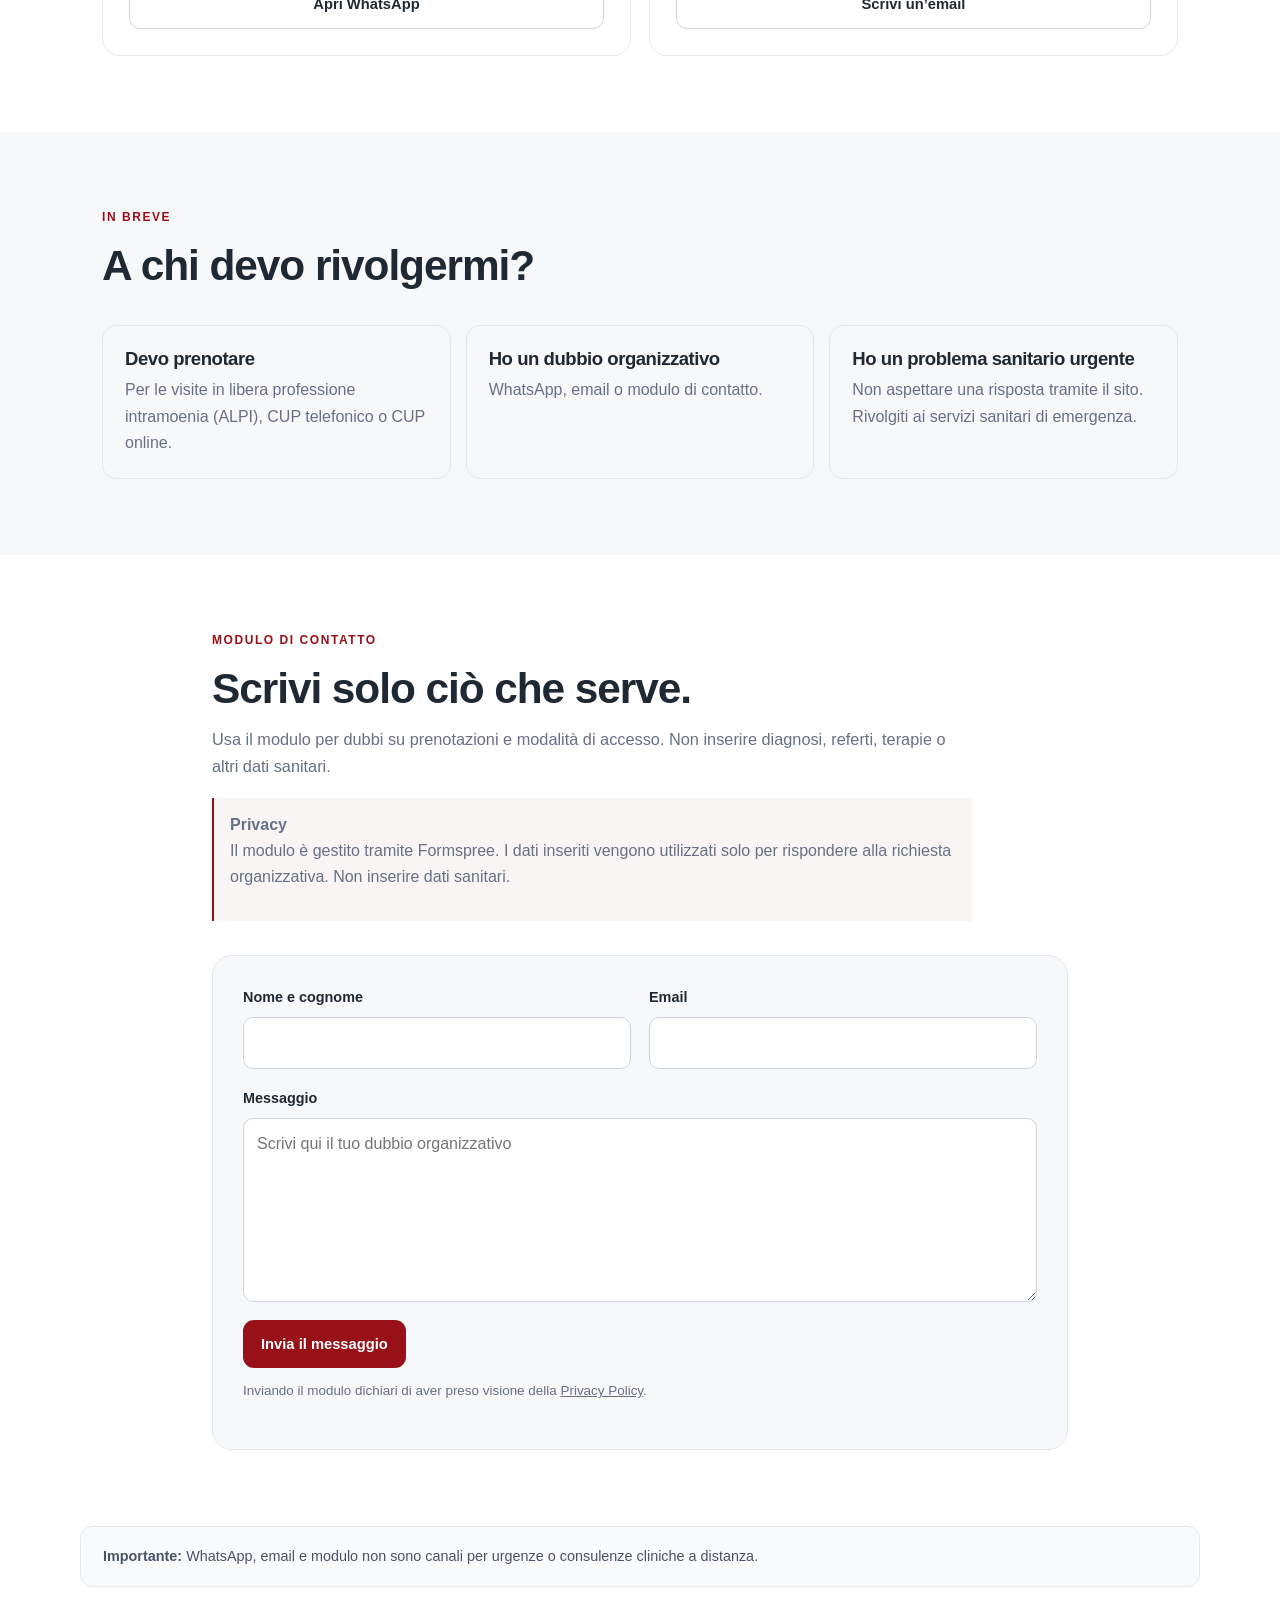
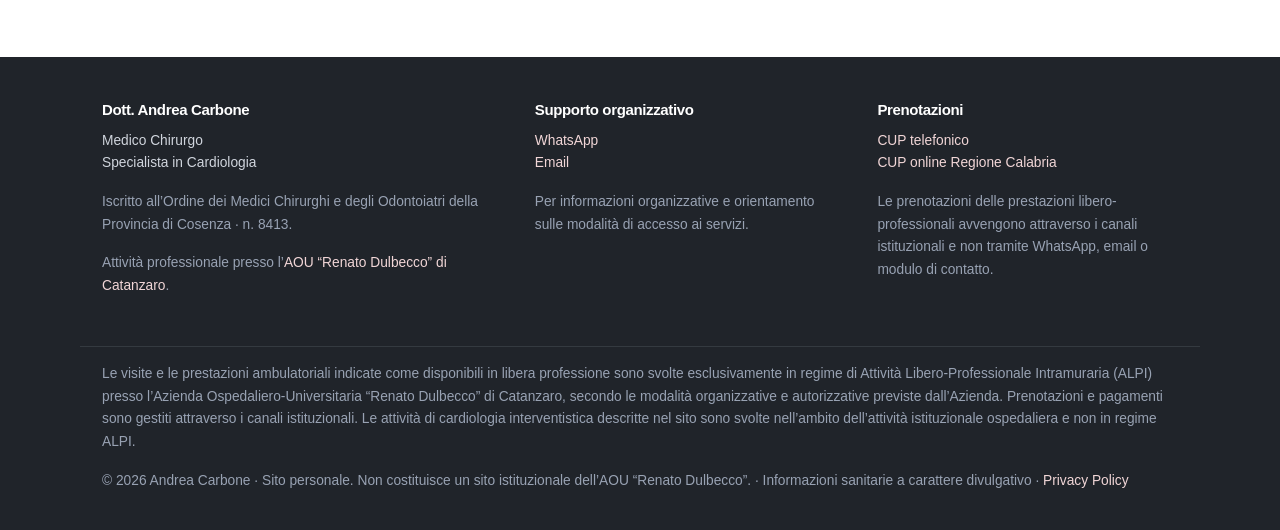
<file: contatti.html>
<!DOCTYPE html>
<html lang="it">
<head>
<meta charset="utf-8"/>
<meta content="width=device-width, initial-scale=1.0" name="viewport"/>
<meta content="Prenotazioni tramite CUP e contatti organizzativi del Dott. Andrea Carbone presso l’AOU Renato Dulbecco di Catanzaro." name="description"/>
<meta content="index,follow" name="robots"/>
<meta content="#981018" name="theme-color"/>
<title>Accesso, CUP e contatti | Dott. Andrea Carbone</title>
<link href="https://cardiologocarbone.it/contatti.html" rel="canonical"/>
<meta content="it_IT" property="og:locale"/><meta content="website" property="og:type"/><meta content="Accesso, CUP e contatti | Dott. Andrea Carbone" property="og:title"/><meta content="Prenotazioni tramite CUP e contatti organizzativi del Dott. Andrea Carbone presso l’AOU Renato Dulbecco di Catanzaro." property="og:description"/><meta content="https://cardiologocarbone.it/contatti.html" property="og:url"/><meta content="https://cardiologocarbone.it/immagini/img1.png" property="og:image"/><meta content="Dott. Andrea Carbone - Cardiologo a Catanzaro" property="og:image:alt"/><meta content="summary_large_image" name="twitter:card"/><meta content="Accesso, CUP e contatti | Dott. Andrea Carbone" name="twitter:title"/><meta content="Prenotazioni tramite CUP e contatti organizzativi del Dott. Andrea Carbone presso l’AOU Renato Dulbecco di Catanzaro." name="twitter:description"/><meta content="https://cardiologocarbone.it/immagini/img1.png" name="twitter:image"/>
<link href="immagini/filigrana.png" rel="icon" type="image/png"/><link href="style.css" rel="stylesheet"/>
<style>
.alpi-section{max-width:1120px;margin:0 auto;padding:42px 22px 54px;border-top:1px solid var(--line);border-bottom:1px solid var(--line)}
.alpi-copy{max-width:930px}.alpi-section .eyebrow{margin-bottom:20px}.alpi-section h2{font-size:clamp(1.65rem,3vw,2.45rem);line-height:1.18;margin:0 0 30px;max-width:900px}.alpi-section .alpi-intro{font-size:1rem;line-height:1.78;color:#667085;margin-bottom:28px;max-width:920px}.alpi-section .alpi-rules{font-size:1rem;line-height:1.78;color:#667085;margin-bottom:0;max-width:920px}.alpi-section strong{color:#475467}
.alpi-booking{margin-top:34px;padding:24px 26px;background:#faf5f5;border:1px solid #ead1d3;border-radius:16px;display:grid;grid-template-columns:auto 1fr;gap:18px 20px;align-items:start}.alpi-booking-icon{width:42px;height:42px;border-radius:11px;background:#fff;border:1px solid #e3c7ca;display:grid;place-items:center;color:var(--red)}.alpi-booking-icon svg{width:22px;height:22px}.alpi-booking-copy h3{font-size:1.08rem;margin:1px 0 5px;color:var(--ink)}.alpi-booking-copy p{font-size:.93rem;line-height:1.6;color:#667085;margin:0}.alpi-booking-actions{grid-column:2;display:grid;grid-template-columns:repeat(2,minmax(0,1fr));gap:12px;margin-top:2px}.alpi-booking-actions .btn{min-height:52px}.alpi-booking-actions .btn-primary{gap:10px}.alpi-booking-actions .btn-secondary{border-color:#d7aeb1;color:var(--red);background:#fff}.alpi-booking-actions .btn-secondary:hover{background:#fdf8f8;border-color:#c98f94}
@media(max-width:760px){.alpi-section{padding:34px 22px 42px}.alpi-section h2{font-size:clamp(1.45rem,7vw,1.95rem);margin-bottom:24px}.alpi-section .alpi-intro,.alpi-section .alpi-rules{font-size:.95rem;line-height:1.7}.alpi-booking{grid-template-columns:1fr;padding:20px}.alpi-booking-icon{margin-bottom:0}.alpi-booking-actions{grid-column:1;grid-template-columns:1fr}.alpi-booking-copy{grid-column:1}}
</style>
<script type="application/ld+json">{"@context":"https://schema.org","@type":"Physician","name":"Dott. Andrea Carbone","url":"https://cardiologocarbone.it/","medicalSpecialty":"Cardiovascular","areaServed":[{"@type":"City","name":"Catanzaro"},{"@type":"AdministrativeArea","name":"Calabria"}],"affiliation":{"@type":"Hospital","name":"Azienda Ospedaliero-Universitaria Renato Dulbecco","address":{"@type":"PostalAddress","addressLocality":"Catanzaro","addressRegion":"Calabria","addressCountry":"IT"}},"email":"mailto:dott.acarbone@gmail.com"}</script>
</head>
<body>
<a class="skip-link" href="#contenuto">Vai al contenuto</a>
<header class="site-header"><div class="nav-wrap"><a aria-label="Home - Dott. Andrea Carbone" class="brand" href="index.html"><span class="brand-name">Dott. Andrea Carbone</span><span class="brand-role">Specialista in Cardiologia</span></a><nav aria-label="Navigazione principale" class="site-nav"><a href="index.html">Home</a><a href="chi-sono.html">Chi sono</a><a href="prestazioni.html">Prestazioni</a><a aria-current="page" class="active" href="contatti.html">Contatti</a></nav></div></header>
<main id="contenuto">
<section class="page-hero text-only"><div><p class="eyebrow">Accesso e contatti</p><h1>Per prenotare, usa il CUP. Per orientarti, scrivimi.</h1><p class="page-lead">Le prestazioni ospedaliere si prenotano attraverso i canali istituzionali. WhatsApp, email e modulo di contatto servono per chiarimenti organizzativi.</p></div></section>
<section aria-labelledby="booking-title" class="alpi-section"><div class="alpi-copy"><p class="eyebrow">Attività libero-professionale intramuraria (ALPI)</p><h2 id="booking-title">Visite in libera professione presso l’Azienda Ospedaliero-Universitaria “Renato Dulbecco”</h2><p class="alpi-intro">Le visite cardiologiche in libera professione sono svolte esclusivamente nell’ambito dell’<strong>attività libero-professionale intramuraria (ALPI)</strong> presso l’Azienda Ospedaliero-Universitaria “Renato Dulbecco” di Catanzaro, secondo le modalità organizzative e autorizzative previste dall’Azienda.</p><p class="alpi-rules"><strong>Prenotazioni e pagamenti sono gestiti attraverso i canali istituzionali dell’Azienda</strong>, secondo le procedure previste per l’attività libero-professionale intramuraria. Il sito personale, WhatsApp e l’email non gestiscono prenotazioni né pagamenti delle prestazioni.</p></div><div class="alpi-booking"><div class="alpi-booking-icon" aria-hidden="true"><svg viewBox="0 0 24 24" fill="none" stroke="currentColor" stroke-width="1.8" stroke-linecap="round" stroke-linejoin="round"><rect x="3" y="5" width="18" height="16" rx="2"></rect><path d="M16 3v4M8 3v4M3 10h18"></path></svg></div><div class="alpi-booking-copy"><h3>Come prenotare</h3><p>Per prenotare una visita cardiologica in regime ALPI utilizza esclusivamente i canali istituzionali.</p></div><div class="alpi-booking-actions"><a class="btn btn-primary" href="tel:+390961789789">CUP telefonico · 0961 789 789</a><a class="btn btn-secondary" href="https://prenota.regione.calabria.it/home" rel="noopener" target="_blank">CUP online Regione Calabria</a></div></div></section>
<section class="content-section support-section"><div class="section-heading"><p class="eyebrow">Supporto organizzativo</p><h2>Un dubbio pratico? Usa il canale più semplice.</h2><p class="section-subtitle">I contatti diretti non sostituiscono una valutazione clinica e non servono per le urgenze.</p></div><div class="contact-cards embedded"><article class="contact-card"><span class="contact-kicker">Messaggi</span><h2>WhatsApp</h2><p>Per informazioni pratiche sulle modalità di accesso.</p><a class="btn btn-secondary full" href="https://wa.me/393204010074" rel="noopener" target="_blank">Apri WhatsApp</a></article><article class="contact-card"><span class="contact-kicker">Email</span><h2>Email</h2><p>Per richieste organizzative non urgenti.</p><a class="btn btn-secondary full" href="mailto:dott.acarbone@gmail.com">Scrivi un’email</a></article></div></section>
<section class="content-section access-guide soft-section"><div class="section-heading"><p class="eyebrow">In breve</p><h2>A chi devo rivolgermi?</h2></div><div class="access-grid"><article><h3>Devo prenotare</h3><p>Per le visite in libera professione intramoenia (ALPI), CUP telefonico o CUP online.</p></article><article><h3>Ho un dubbio organizzativo</h3><p>WhatsApp, email o modulo di contatto.</p></article><article><h3>Ho un problema sanitario urgente</h3><p>Non aspettare una risposta tramite il sito. Rivolgiti ai servizi sanitari di emergenza.</p></article></div></section>
<section class="content-section form-section"><div class="section-heading"><p class="eyebrow">Modulo di contatto</p><h2>Scrivi solo ciò che serve.</h2><p class="section-subtitle">Usa il modulo per dubbi su prenotazioni e modalità di accesso. Non inserire diagnosi, referti, terapie o altri dati sanitari.</p><div class="privacy-friendly-note"><strong>Privacy</strong><p>Il modulo è gestito tramite Formspree. I dati inseriti vengono utilizzati solo per rispondere alla richiesta organizzativa. Non inserire dati sanitari.</p></div></div><form action="https://formspree.io/f/mykborvv" class="contact-form" method="POST"><div class="form-row"><div class="form-group"><label for="nome">Nome e cognome</label><input autocomplete="name" id="nome" name="name" required type="text"/></div><div class="form-group"><label for="email">Email</label><input autocomplete="email" id="email" name="email" required type="email"/></div></div><div class="form-group"><label for="message">Messaggio</label><textarea id="message" name="message" placeholder="Scrivi qui il tuo dubbio organizzativo" required rows="6"></textarea></div><input type="hidden" name="subject" value="Nuovo messaggio dal sito cardiologocarbone.it"/><button class="btn btn-primary" type="submit">Invia il messaggio</button><p class="form-consent">Inviando il modulo dichiari di aver preso visione della <a href="privacy.html">Privacy Policy</a>.</p></form></section>
<section class="info-strip"><strong>Importante:</strong> WhatsApp, email e modulo non sono canali per urgenze o consulenze cliniche a distanza.</section>
</main>
<a href="https://wa.me/393204010074?text=Buongiorno%2C%20vorrei%20ricevere%20informazioni%20sulle%20modalit%C3%A0%20di%20prenotazione%20di%20una%20visita." target="_blank" rel="noopener" aria-label="Chiedi informazioni sulle prenotazioni via WhatsApp" title="Informazioni prenotazioni" style="position:fixed;right:18px;bottom:78px;z-index:46;width:52px;height:52px;border-radius:50%;background:#25D366;display:flex;align-items:center;justify-content:center;box-shadow:0 8px 24px rgba(31,41,51,.18);text-decoration:none;transition:transform .18s ease,box-shadow .18s ease;"><svg aria-hidden="true" viewBox="0 0 16 16" width="28" height="28" fill="#fff"><path d="M13.601 2.326A7.854 7.854 0 0 0 9.594.5C5.17.5 1.57 4.1 1.57 8.53c0 1.415.369 2.795 1.07 4.01L1.5 16.7l4.257-1.117a8.02 8.02 0 0 0 3.837.976h.004c4.424 0 8.025-3.6 8.025-8.03 0-2.144-.835-4.158-2.349-5.676a7.93 7.93 0 0 0-1.673-1.527zm-4.007 12.87h-.003a6.63 6.63 0 0 1-3.38-.925l-.242-.144-2.525.663.674-2.461-.157-.253A6.56 6.56 0 0 1 2.93 8.53c0-3.675 2.99-6.664 6.67-6.664a6.62 6.62 0 0 1 4.718 1.956 6.62 6.62 0 0 1 1.951 4.713c-.002 3.675-2.992 6.665-6.675 6.665zm3.66-4.995c-.2-.1-1.182-.583-1.365-.65-.183-.066-.316-.1-.45.1-.133.2-.516.65-.633.783-.116.133-.233.15-.433.05-.2-.1-.845-.311-1.61-.994-.595-.53-.997-1.185-1.113-1.385-.117-.2-.012-.308.087-.407.09-.09.2-.233.3-.35.1-.116.133-.2.2-.333.067-.133.033-.25-.017-.35-.05-.1-.45-1.083-.616-1.483-.162-.39-.327-.337-.45-.343l-.383-.007a.73.73 0 0 0-.533.25c-.183.2-.7.683-.7 1.667s.716 1.933.816 2.066c.1.133 1.408 2.15 3.413 3.016.477.206.849.329 1.139.421.478.152.914.13 1.258.079.384-.057 1.182-.483 1.349-.95.166-.466.166-.866.116-.95-.05-.083-.183-.133-.383-.233z"/></svg></a>
<a class="back-to-top" href="#" aria-label="Torna all’inizio della pagina">↑ <span>Torna su</span></a>
<footer class="site-footer"><div class="footer-grid"><div><h3>Dott. Andrea Carbone</h3><p>Medico Chirurgo<br/>Specialista in Cardiologia</p><p class="footer-muted">Iscritto all’Ordine dei Medici Chirurghi e degli Odontoiatri della Provincia di Cosenza · n. 8413.</p><p class="footer-muted">Attività professionale presso l’<a href="https://www.aourenatodulbecco.it/amministrazione/unita_organizzativa/cardiologia-con-emodinamica-presidio-mater-domini/" rel="noopener" target="_blank">AOU “Renato Dulbecco” di Catanzaro</a>.</p></div><div><h3>Supporto organizzativo</h3><p><a href="https://wa.me/393204010074" rel="noopener" target="_blank">WhatsApp</a><br/><a href="mailto:dott.acarbone@gmail.com">Email</a></p><p class="footer-muted">Per informazioni organizzative e orientamento sulle modalità di accesso ai servizi.</p></div><div><h3>Prenotazioni</h3><p><a href="tel:+390961789789">CUP telefonico</a><br/><a href="https://prenota.regione.calabria.it/home" rel="noopener" target="_blank">CUP online Regione Calabria</a></p><p class="footer-muted">Le prenotazioni delle prestazioni libero-professionali avvengono attraverso i canali istituzionali e non tramite WhatsApp, email o modulo di contatto.</p></div></div><div class="footer-bottom"><p>Le visite e le prestazioni ambulatoriali indicate come disponibili in libera professione sono svolte esclusivamente in regime di Attività Libero-Professionale Intramuraria (ALPI) presso l’Azienda Ospedaliero-Universitaria “Renato Dulbecco” di Catanzaro, secondo le modalità organizzative e autorizzative previste dall’Azienda. Prenotazioni e pagamenti sono gestiti attraverso i canali istituzionali. Le attività di cardiologia interventistica descritte nel sito sono svolte nell’ambito dell’attività istituzionale ospedaliera e non in regime ALPI.</p><p>© 2026 Andrea Carbone · Sito personale. Non costituisce un sito istituzionale dell’AOU “Renato Dulbecco”. · Informazioni sanitarie a carattere divulgativo · <a href="privacy.html">Privacy Policy</a></p></div></footer>
</body></html>
</file>
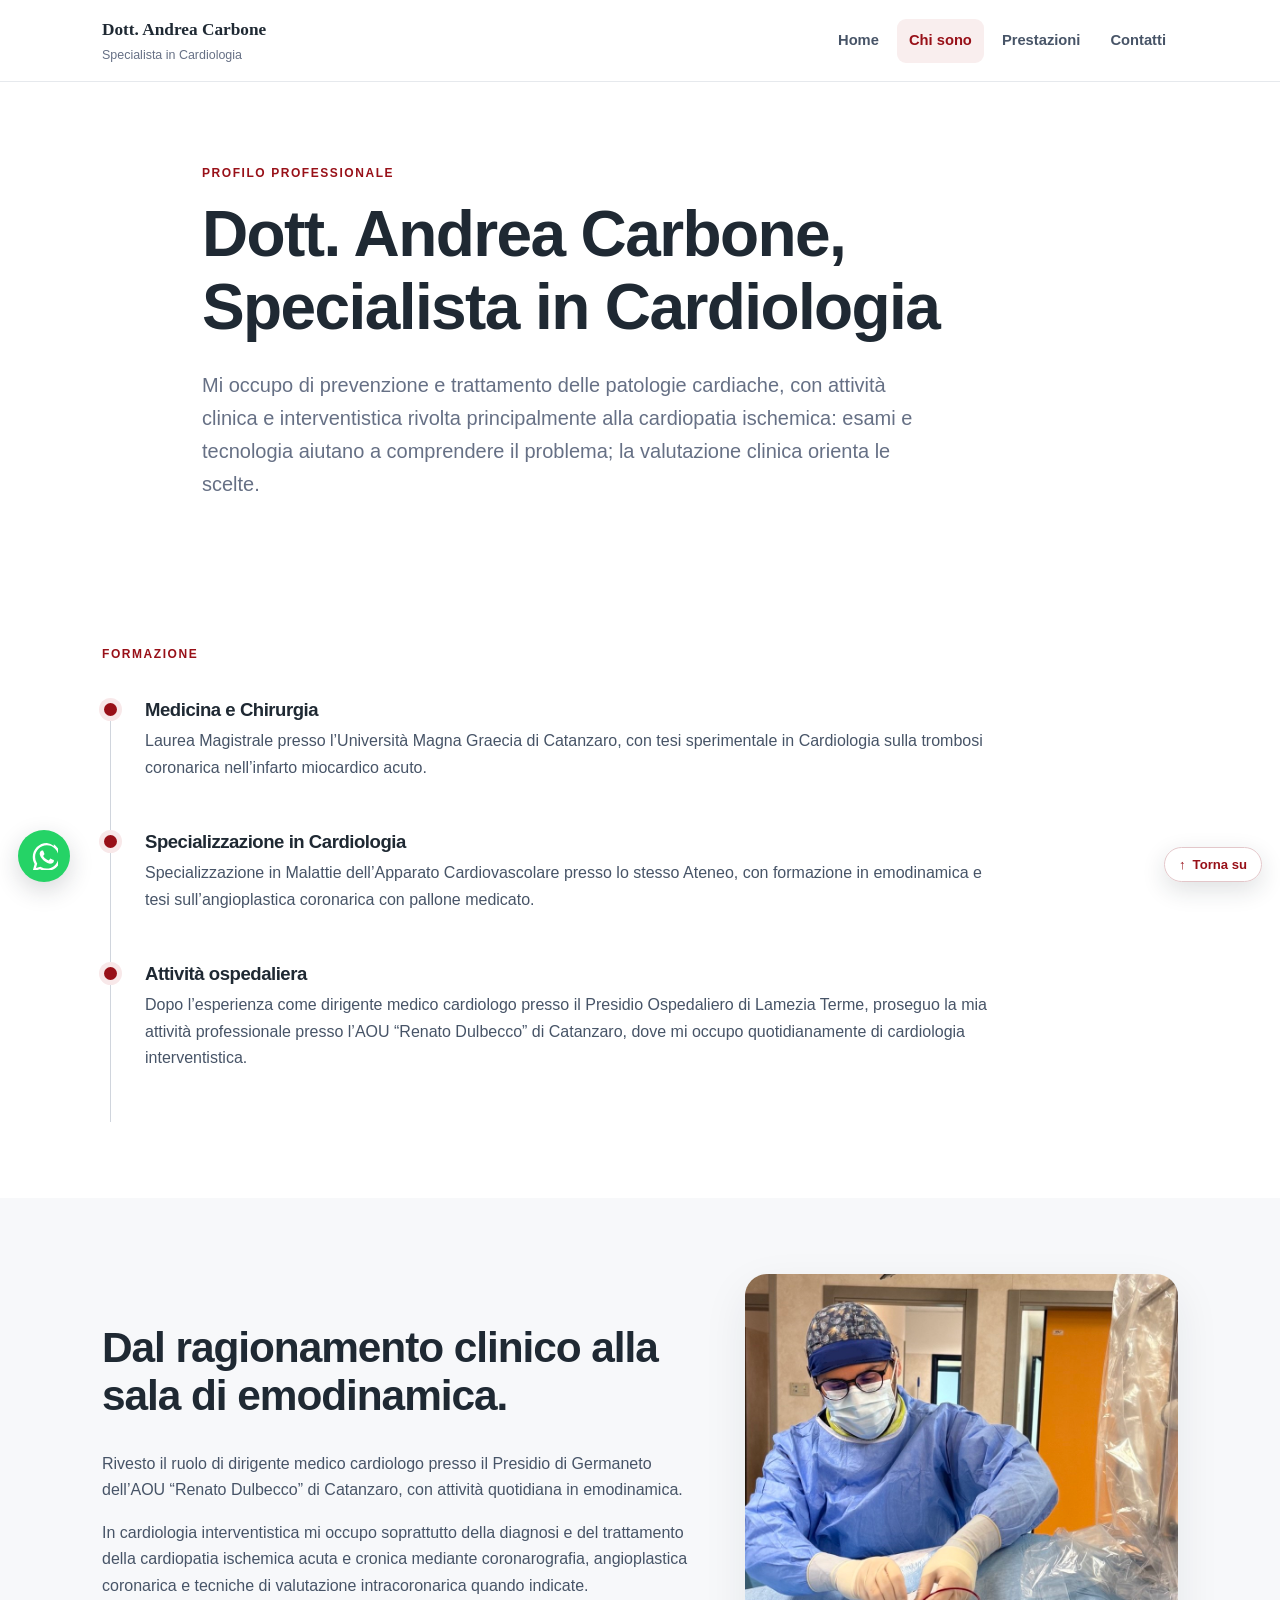
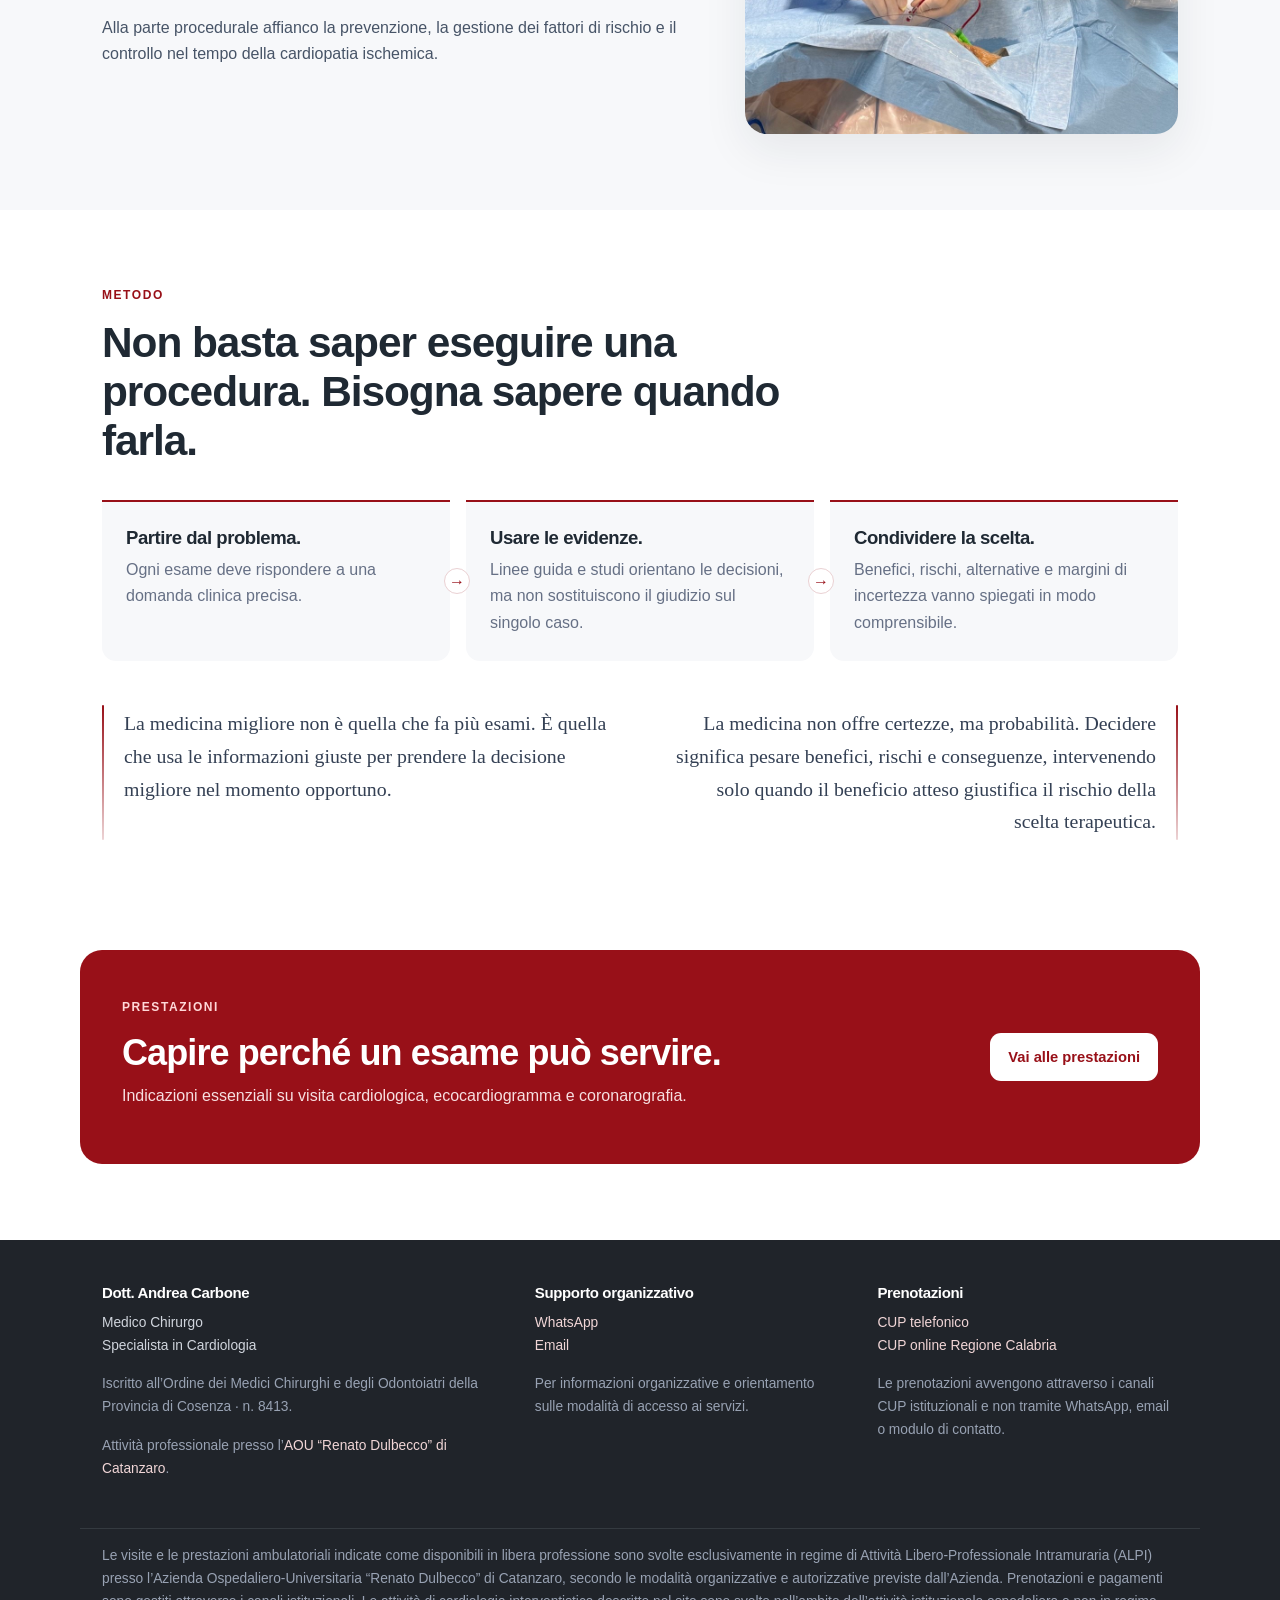
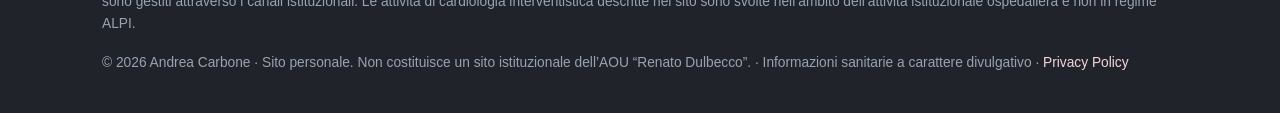
<file: pag2.html>
<!DOCTYPE html>
<html lang="it">
<head>
  <meta charset="UTF-8">
  <meta name="robots" content="noindex,follow">
  <meta http-equiv="refresh" content="0; url=chi-sono.html">
  <link rel="canonical" href="https://cardiologocarbone.it/chi-sono.html">
  <title>Chi sono | Dott. Andrea Carbone</title>
  <script>window.location.replace("chi-sono.html");</script>
</head>
<body>
  <p>La pagina è stata spostata. <a href="chi-sono.html">Continua</a>.</p>
</body>
</html>
</file>
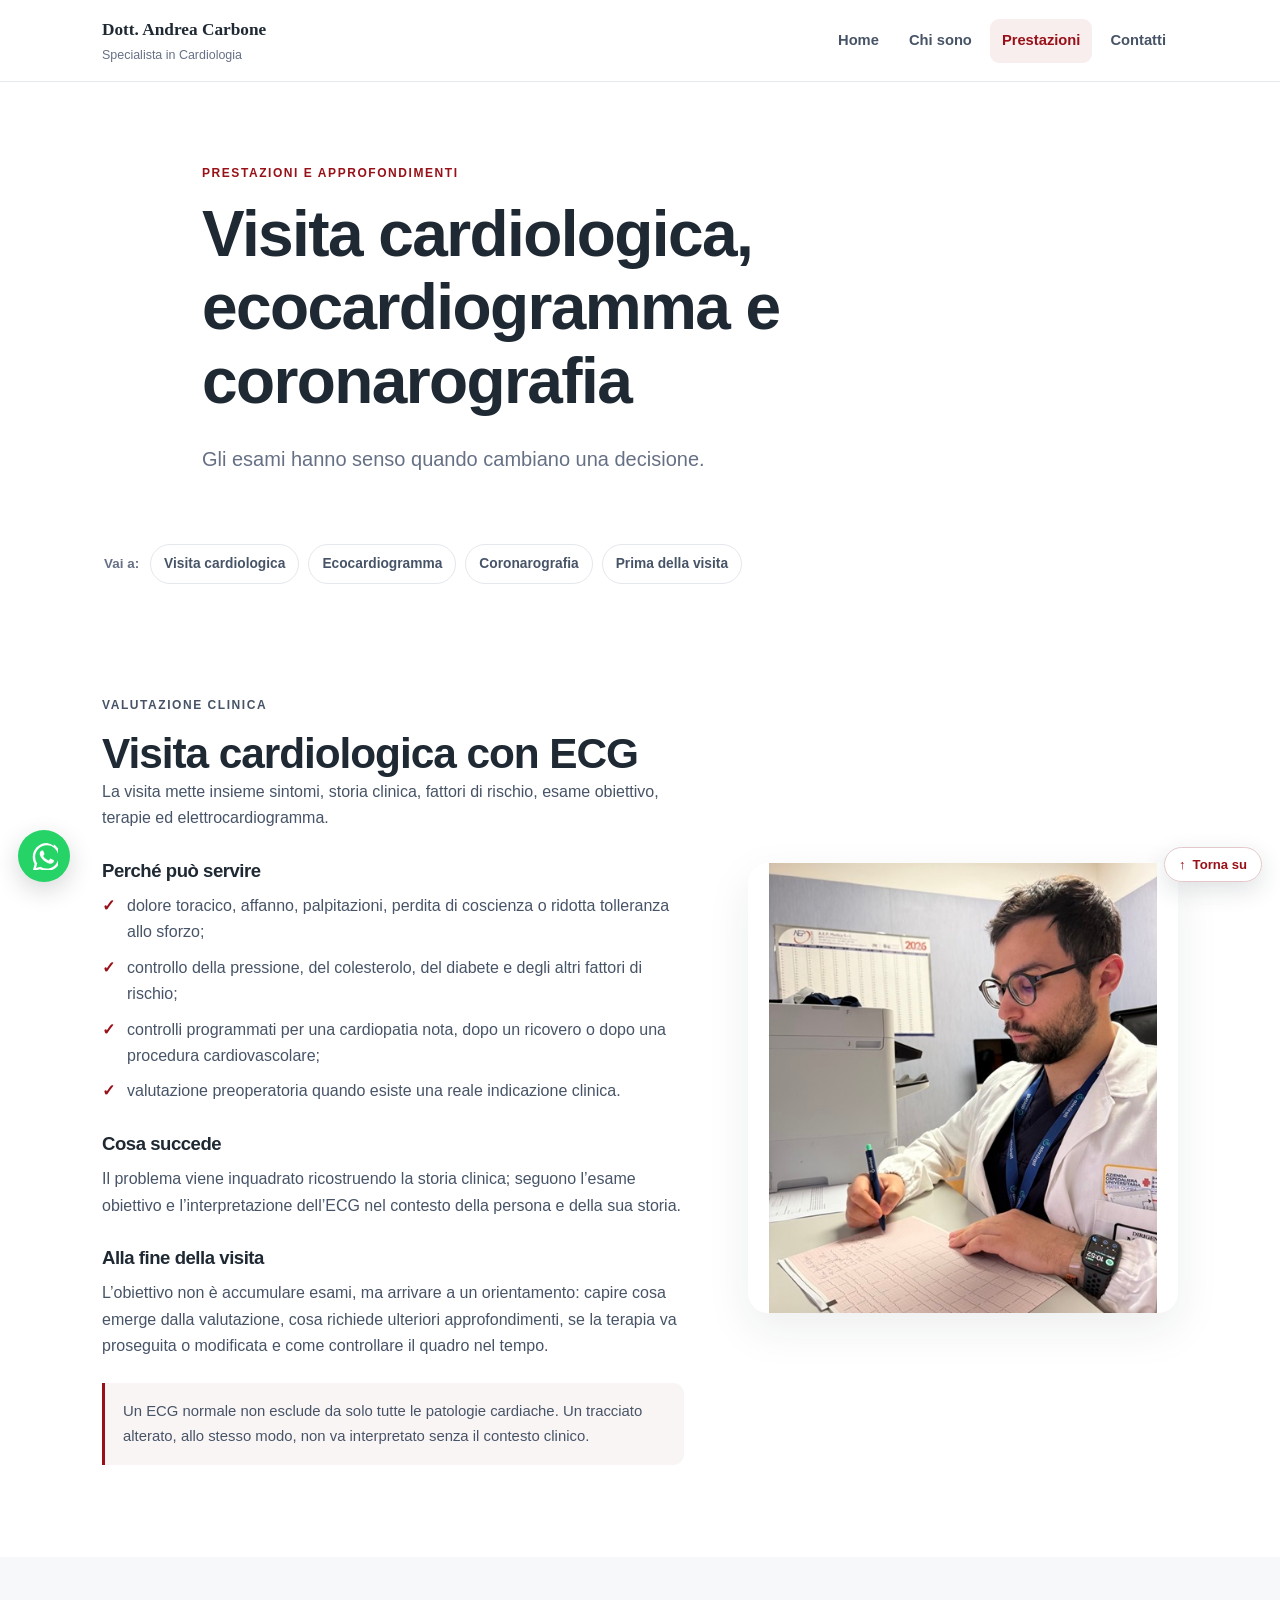
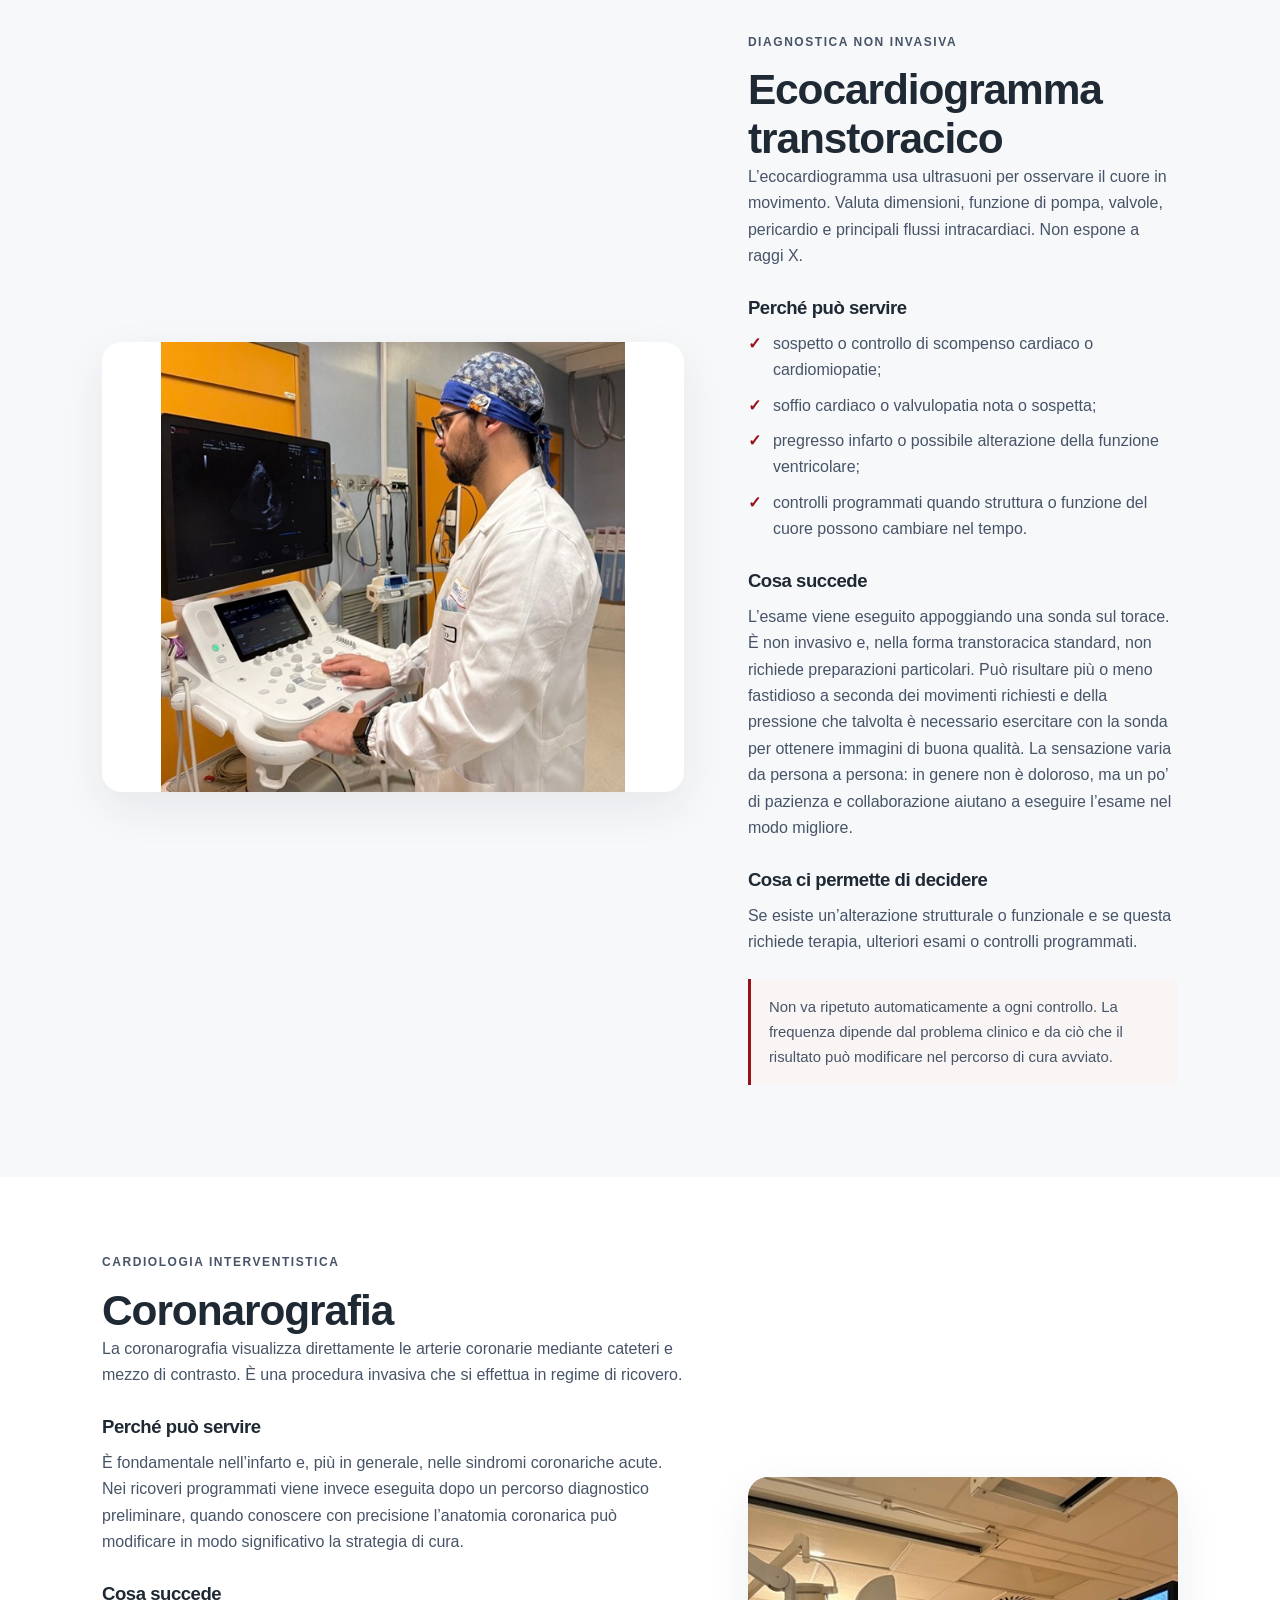
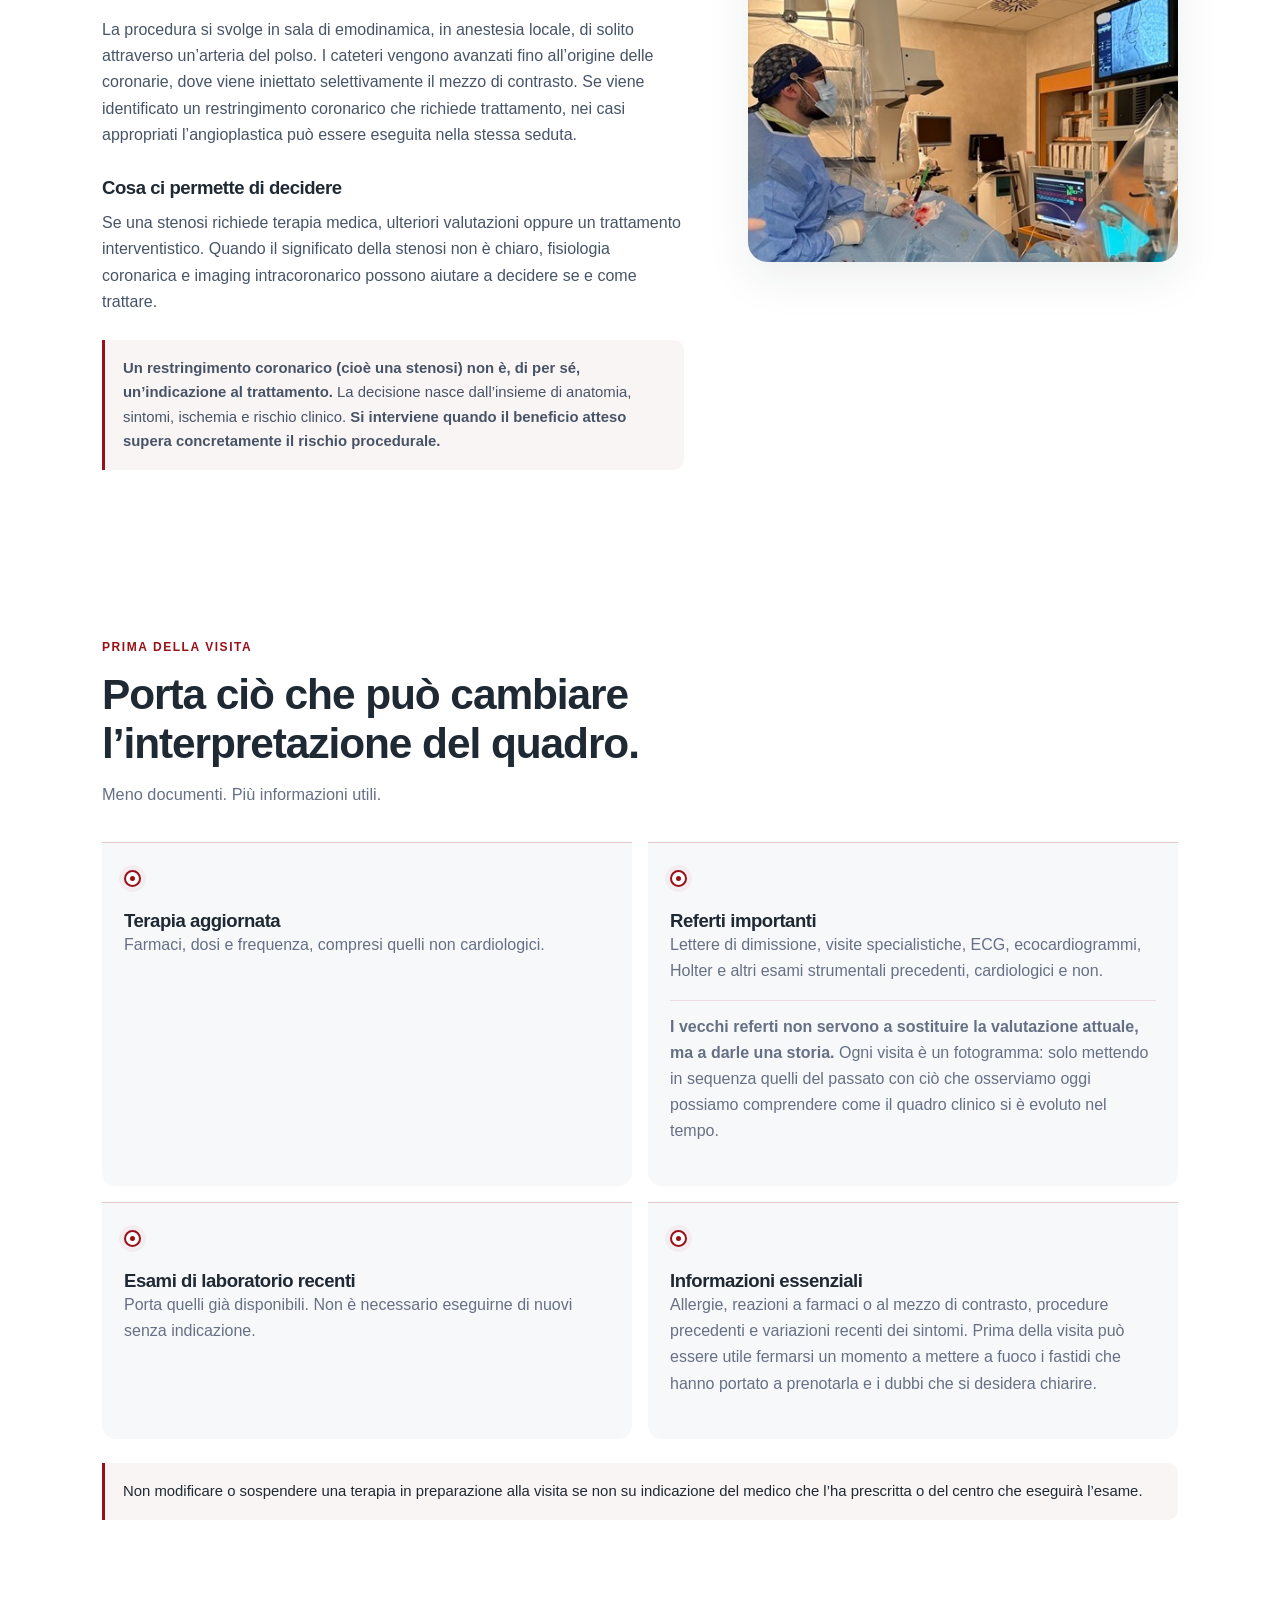
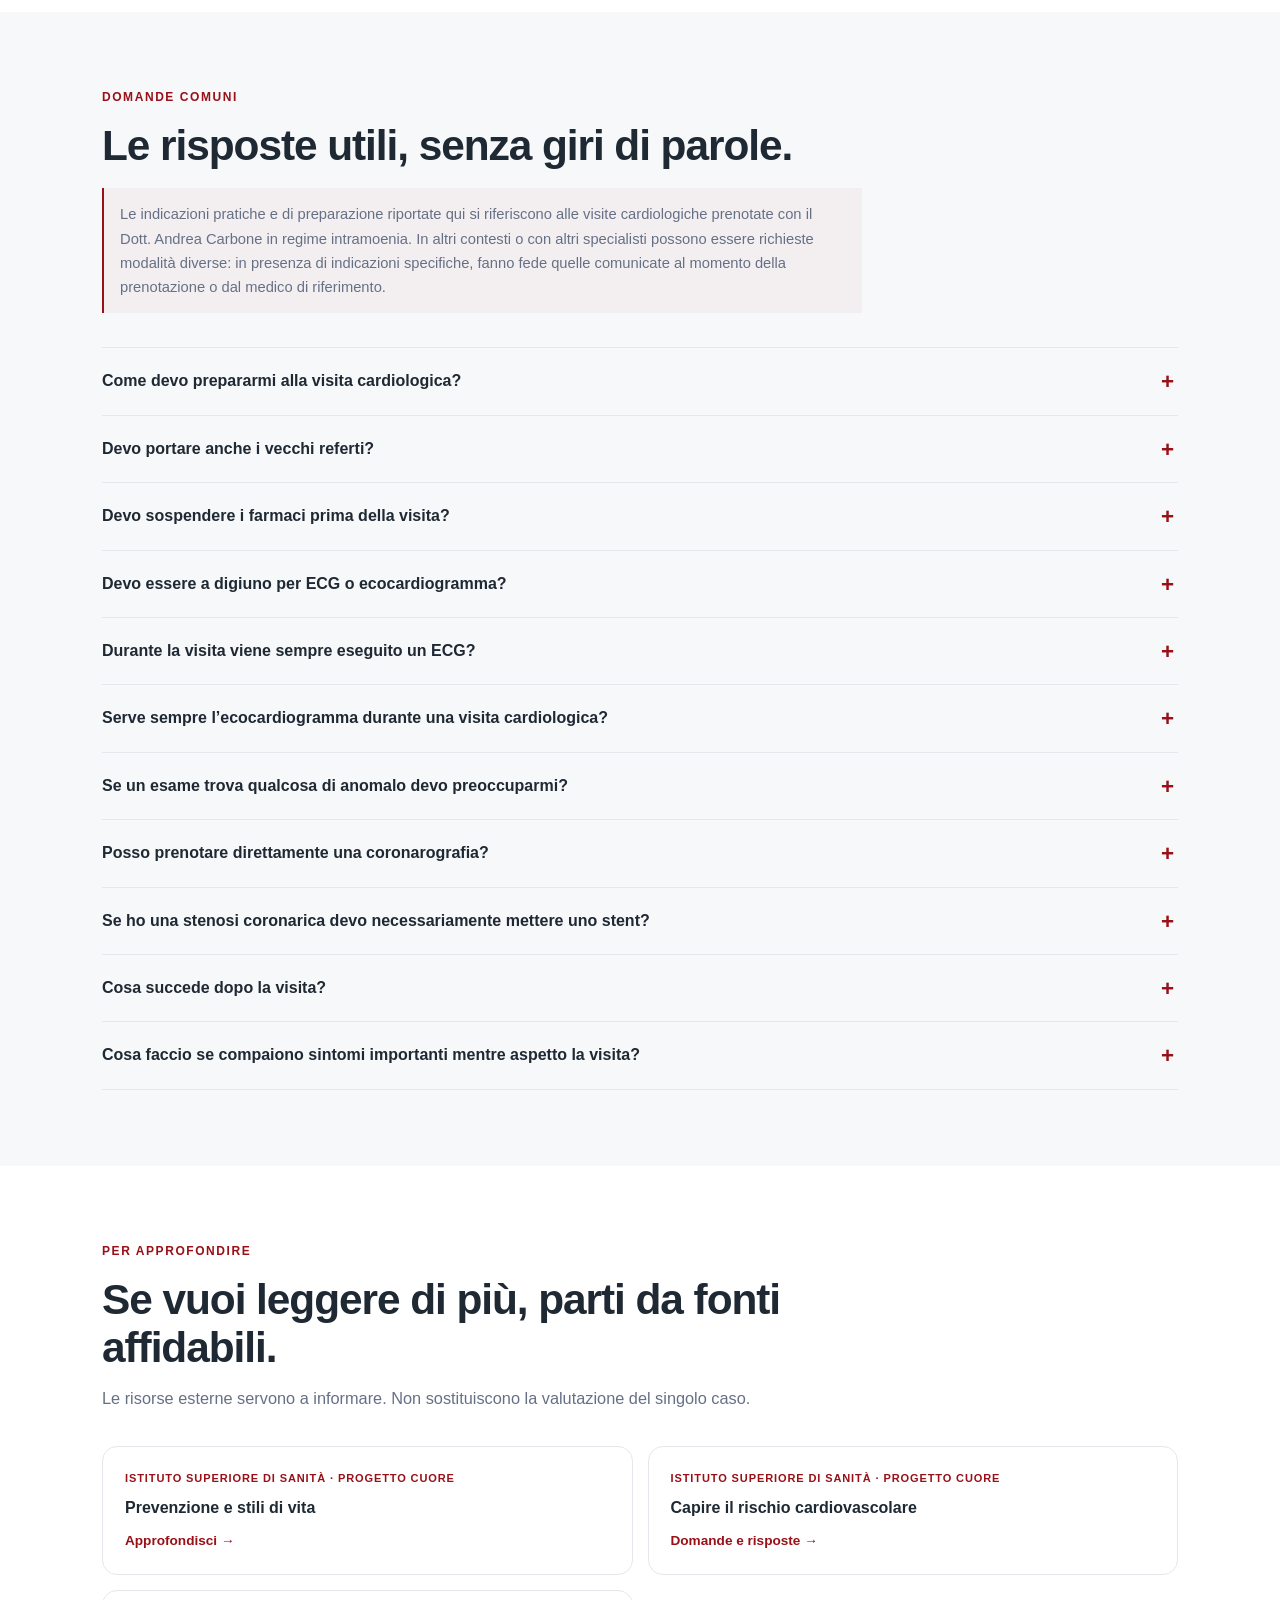
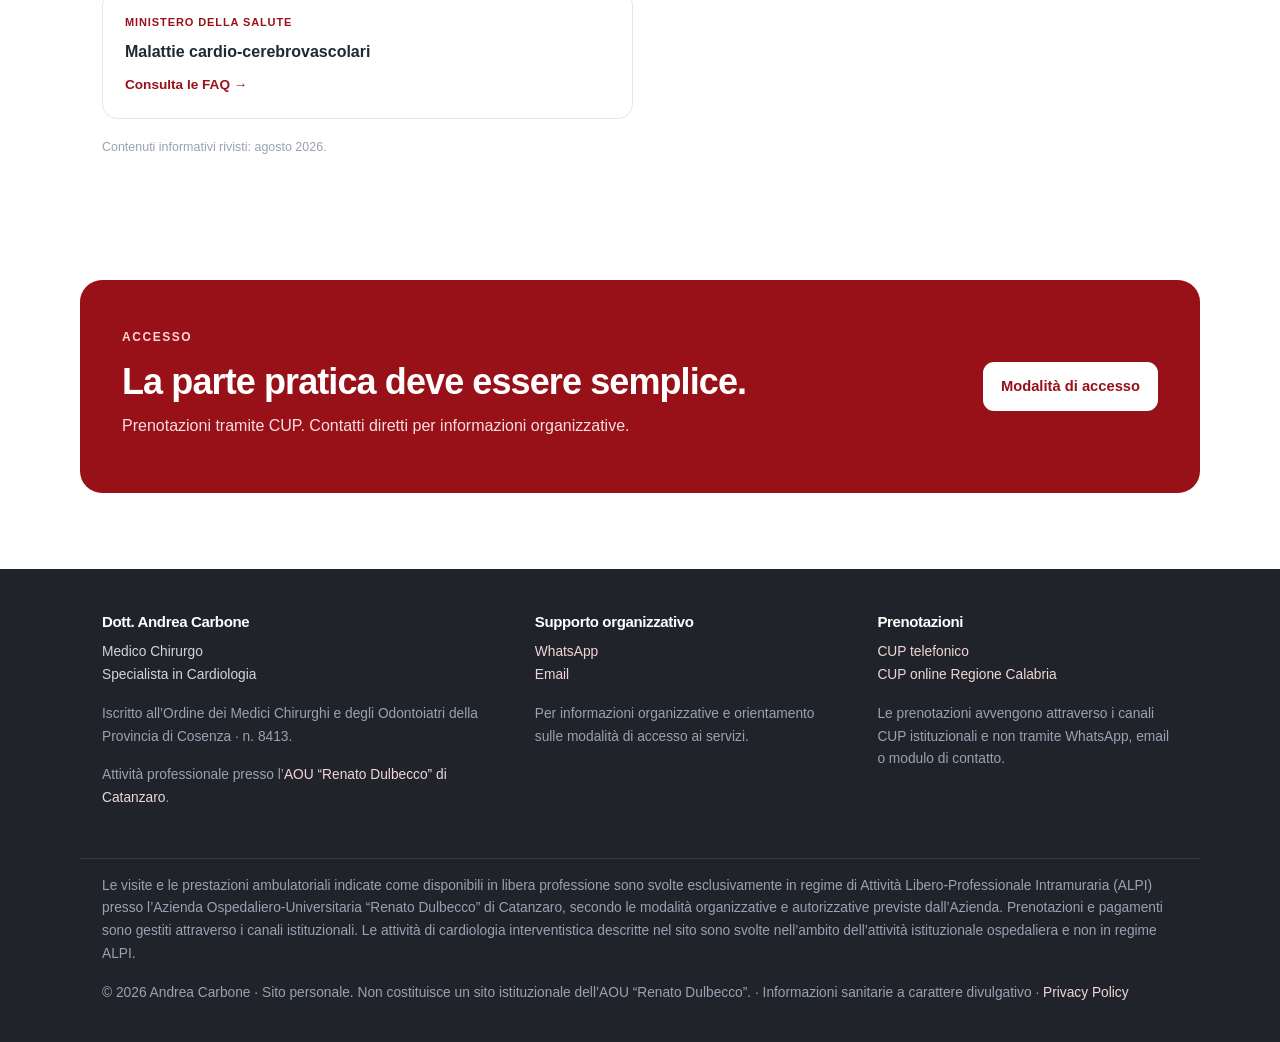
<file: pag3.html>
<!DOCTYPE html>
<html lang="it">
<head>
  <meta charset="UTF-8">
  <meta name="robots" content="noindex,follow">
  <meta http-equiv="refresh" content="0; url=prestazioni.html">
  <link rel="canonical" href="https://cardiologocarbone.it/prestazioni.html">
  <title>Prestazioni | Dott. Andrea Carbone</title>
  <script>window.location.replace("prestazioni.html");</script>
</head>
<body>
  <p>La pagina è stata spostata. <a href="prestazioni.html">Continua</a>.</p>
</body>
</html>
</file>
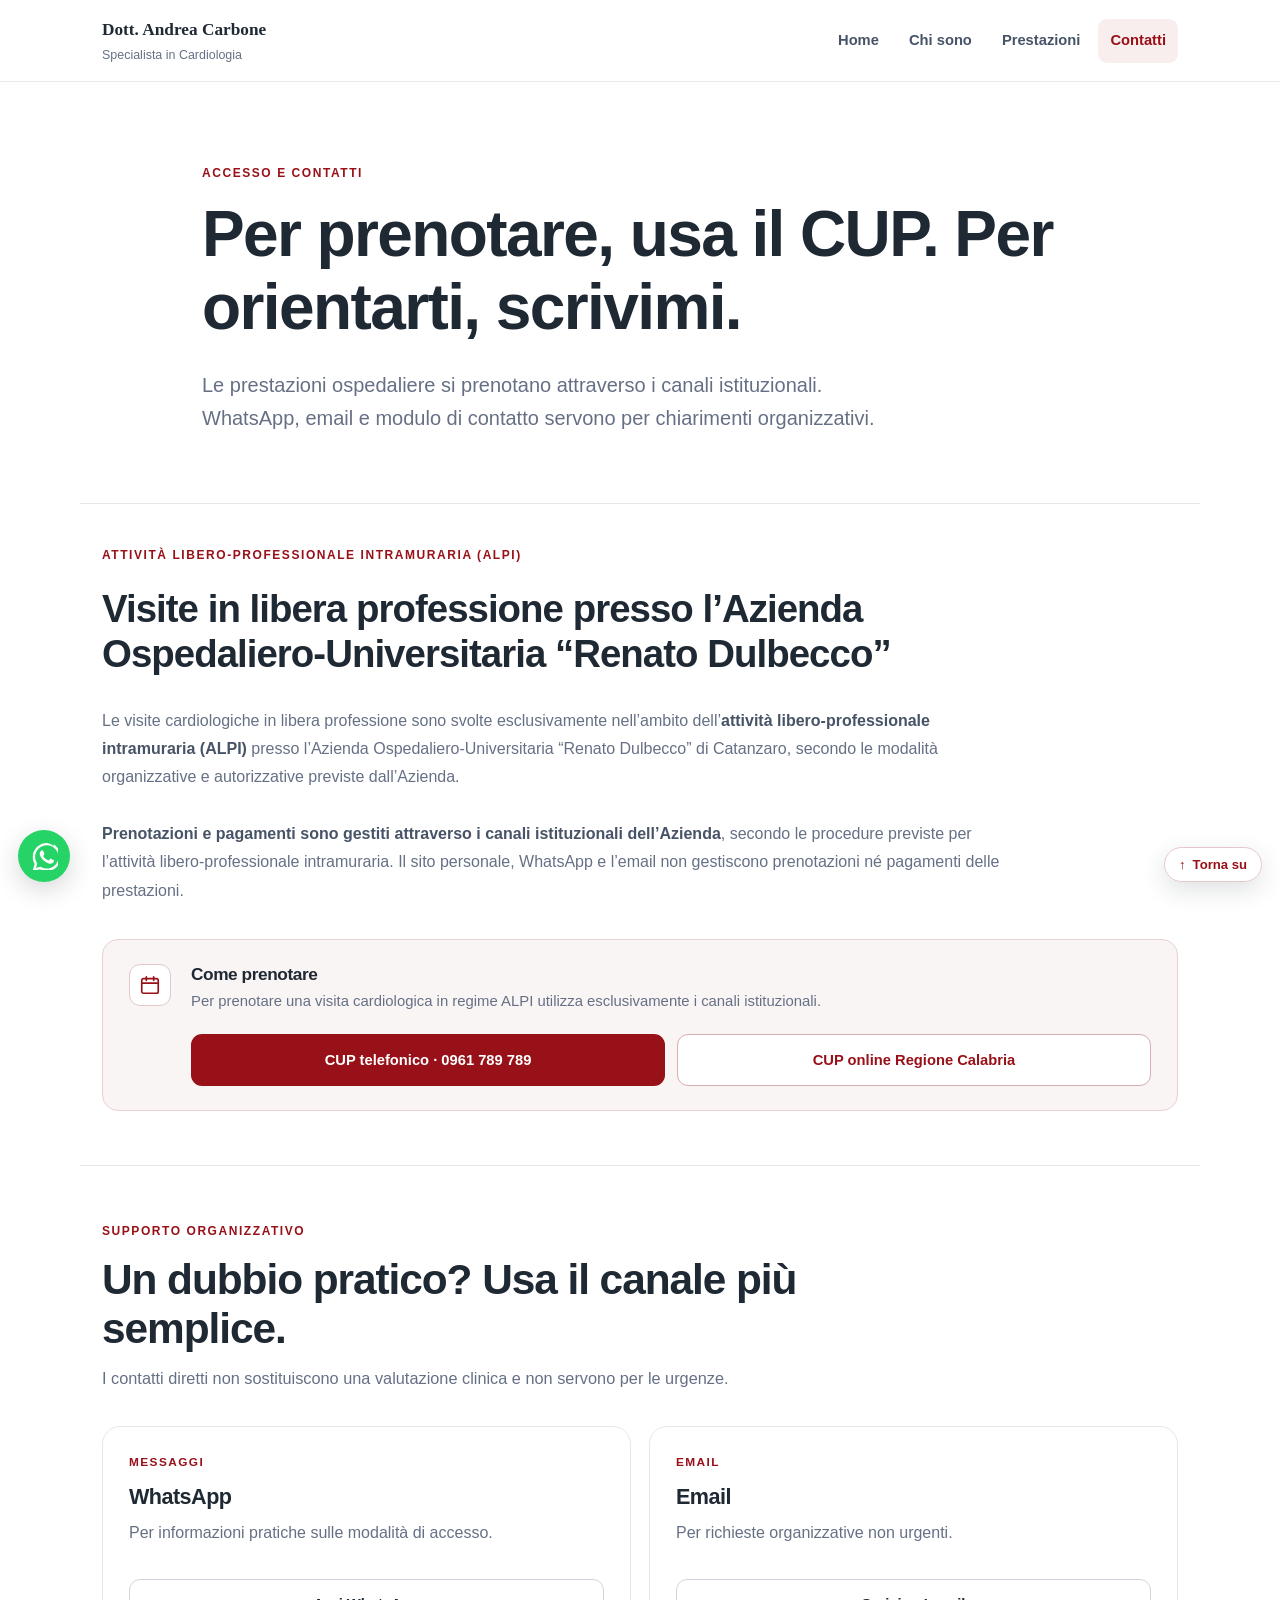
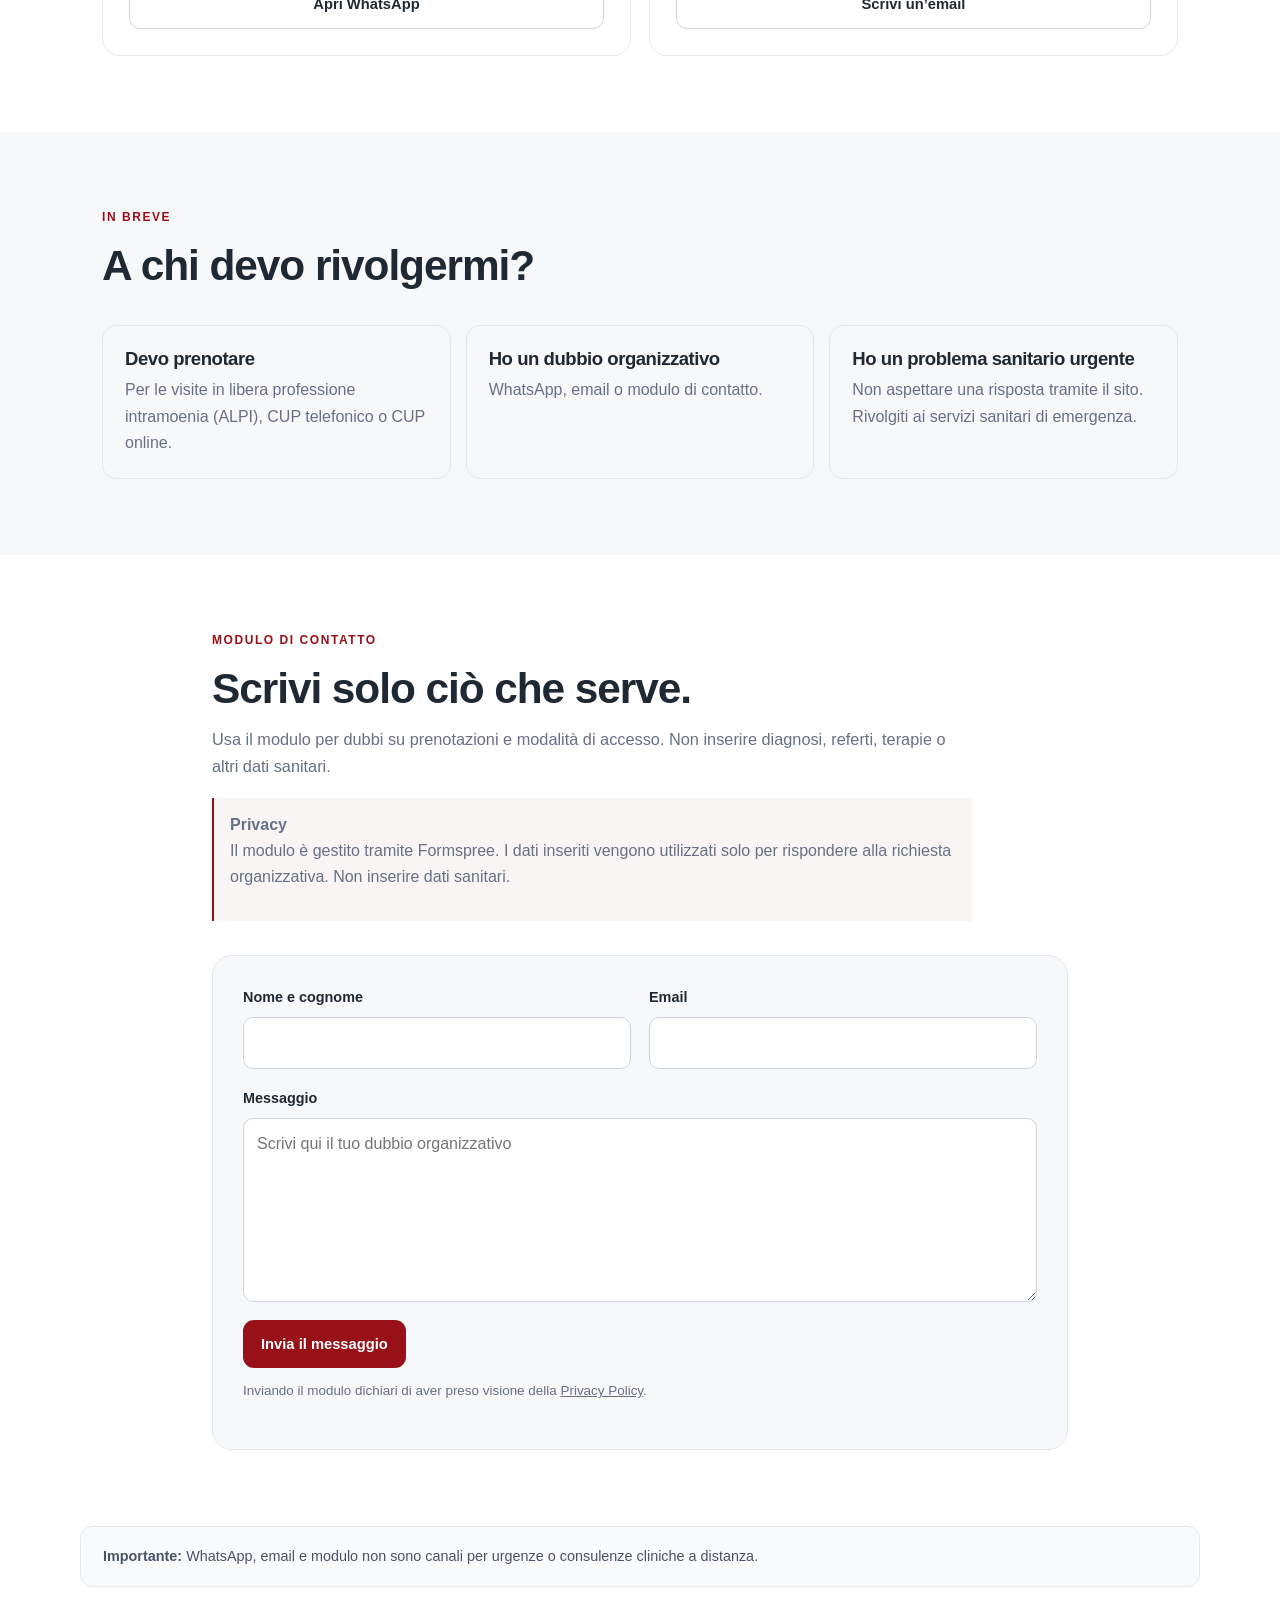
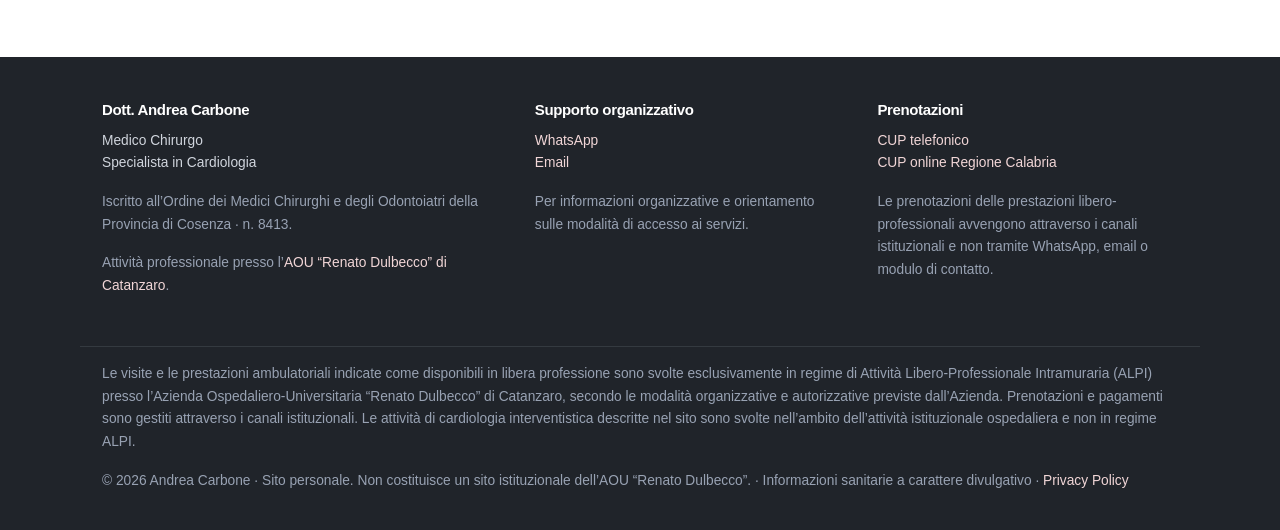
<file: pag4.html>
<!DOCTYPE html>
<html lang="it">
<head>
  <meta charset="UTF-8">
  <meta name="robots" content="noindex,follow">
  <meta http-equiv="refresh" content="0; url=contatti.html">
  <link rel="canonical" href="https://cardiologocarbone.it/contatti.html">
  <title>Contatti | Dott. Andrea Carbone</title>
  <script>window.location.replace("contatti.html");</script>
</head>
<body>
  <p>La pagina è stata spostata. <a href="contatti.html">Continua</a>.</p>
</body>
</html>
</file>
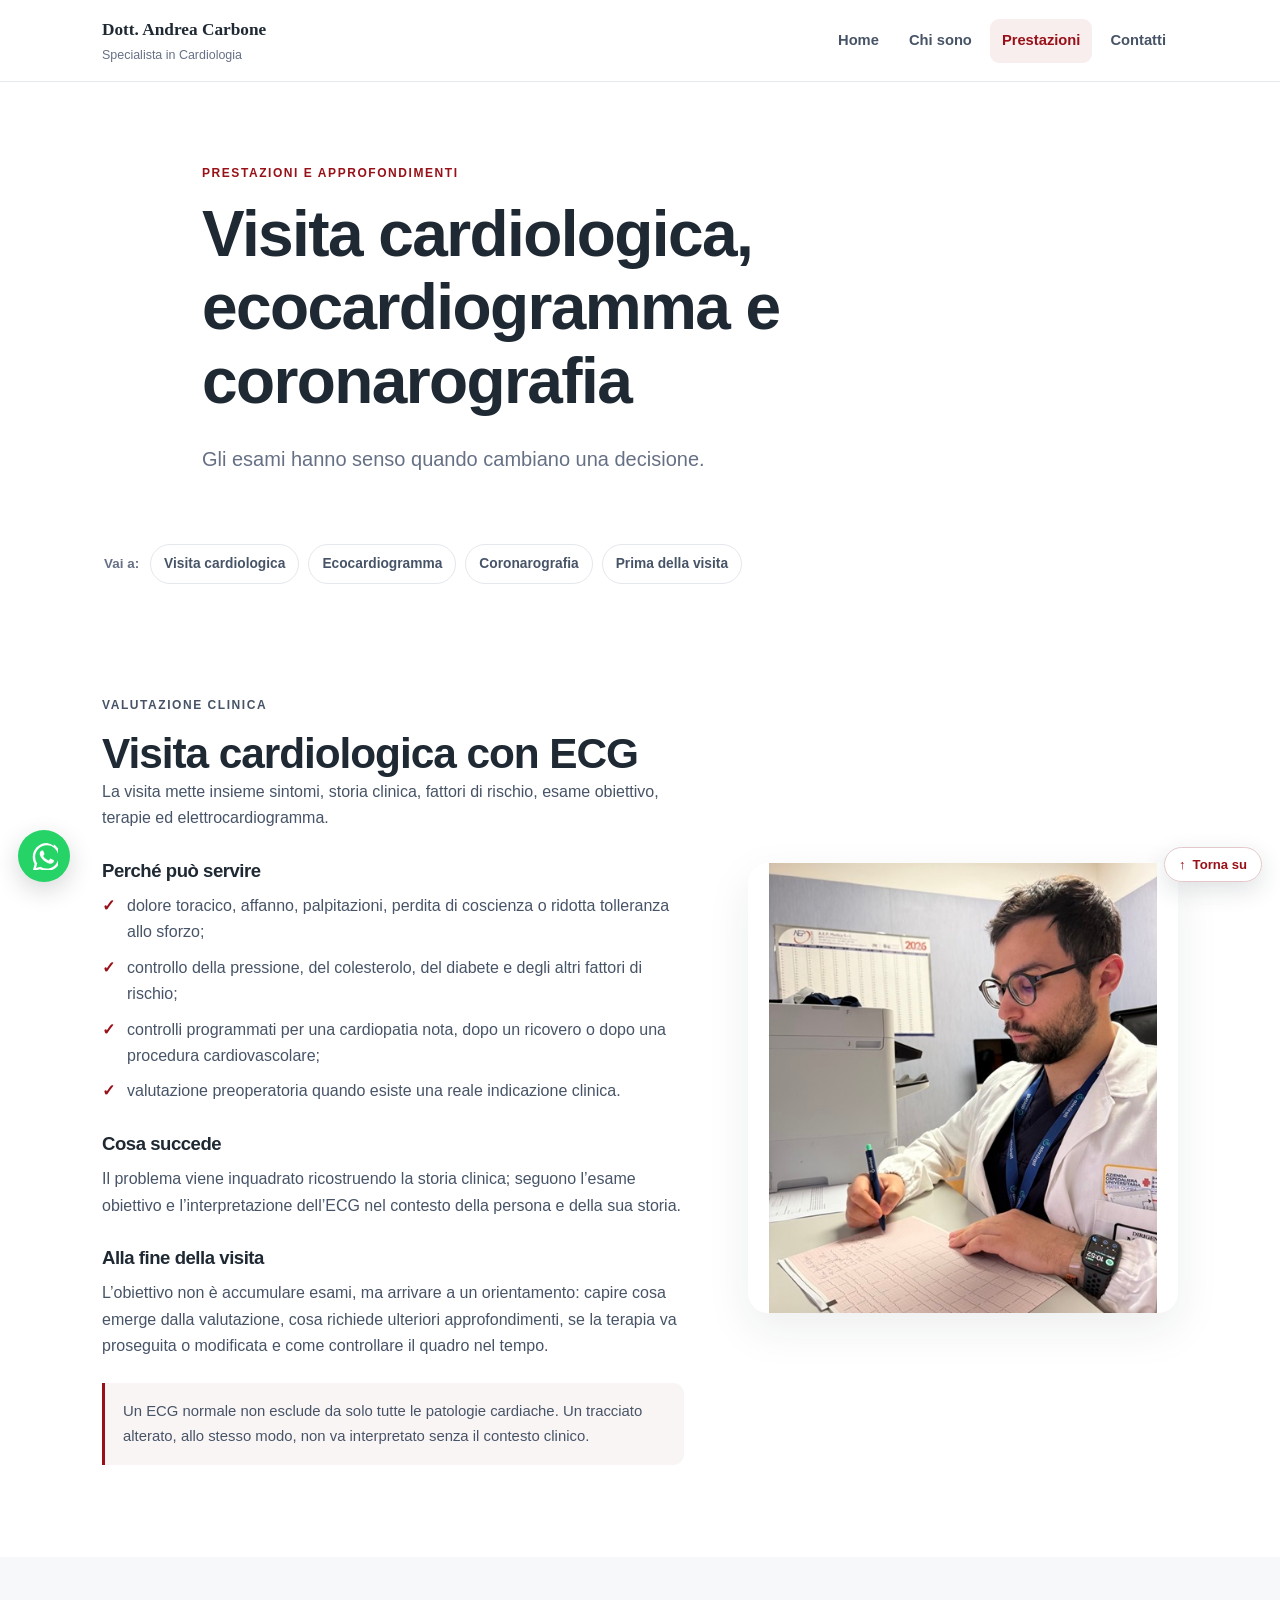
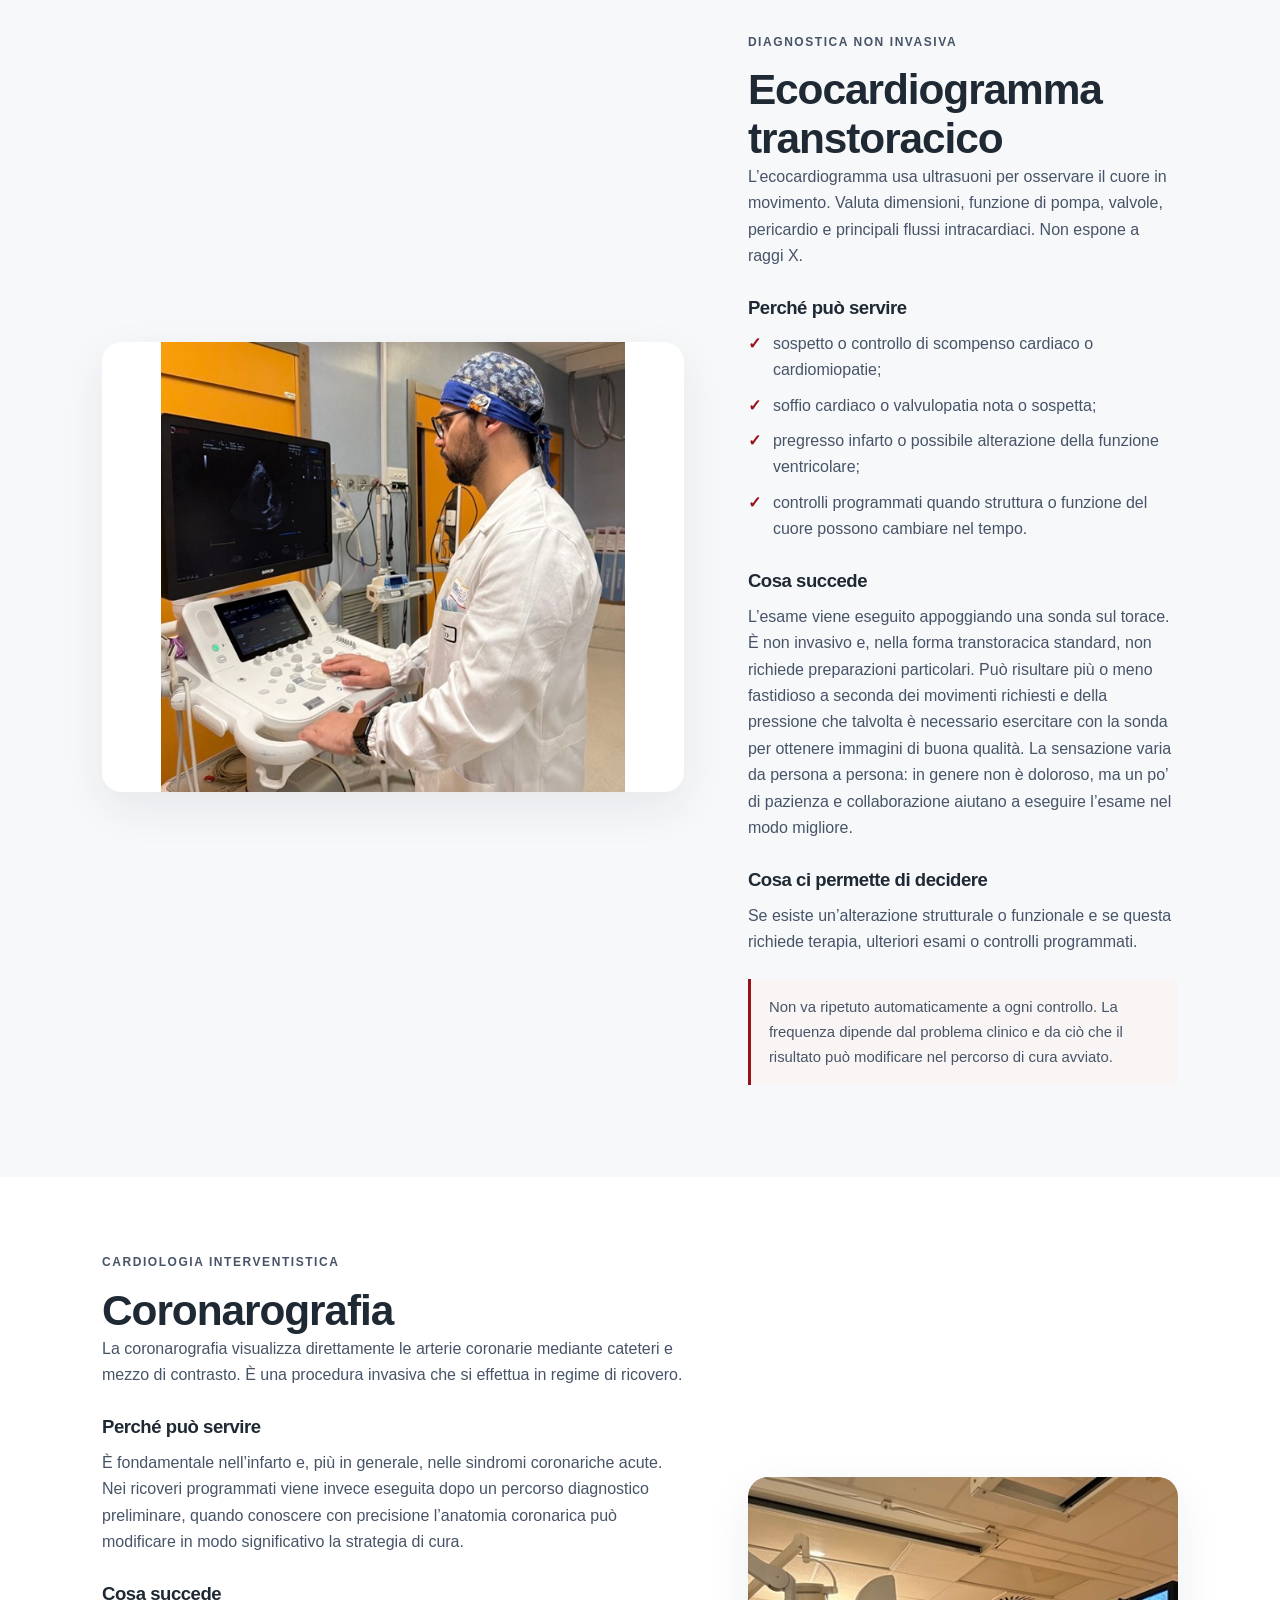
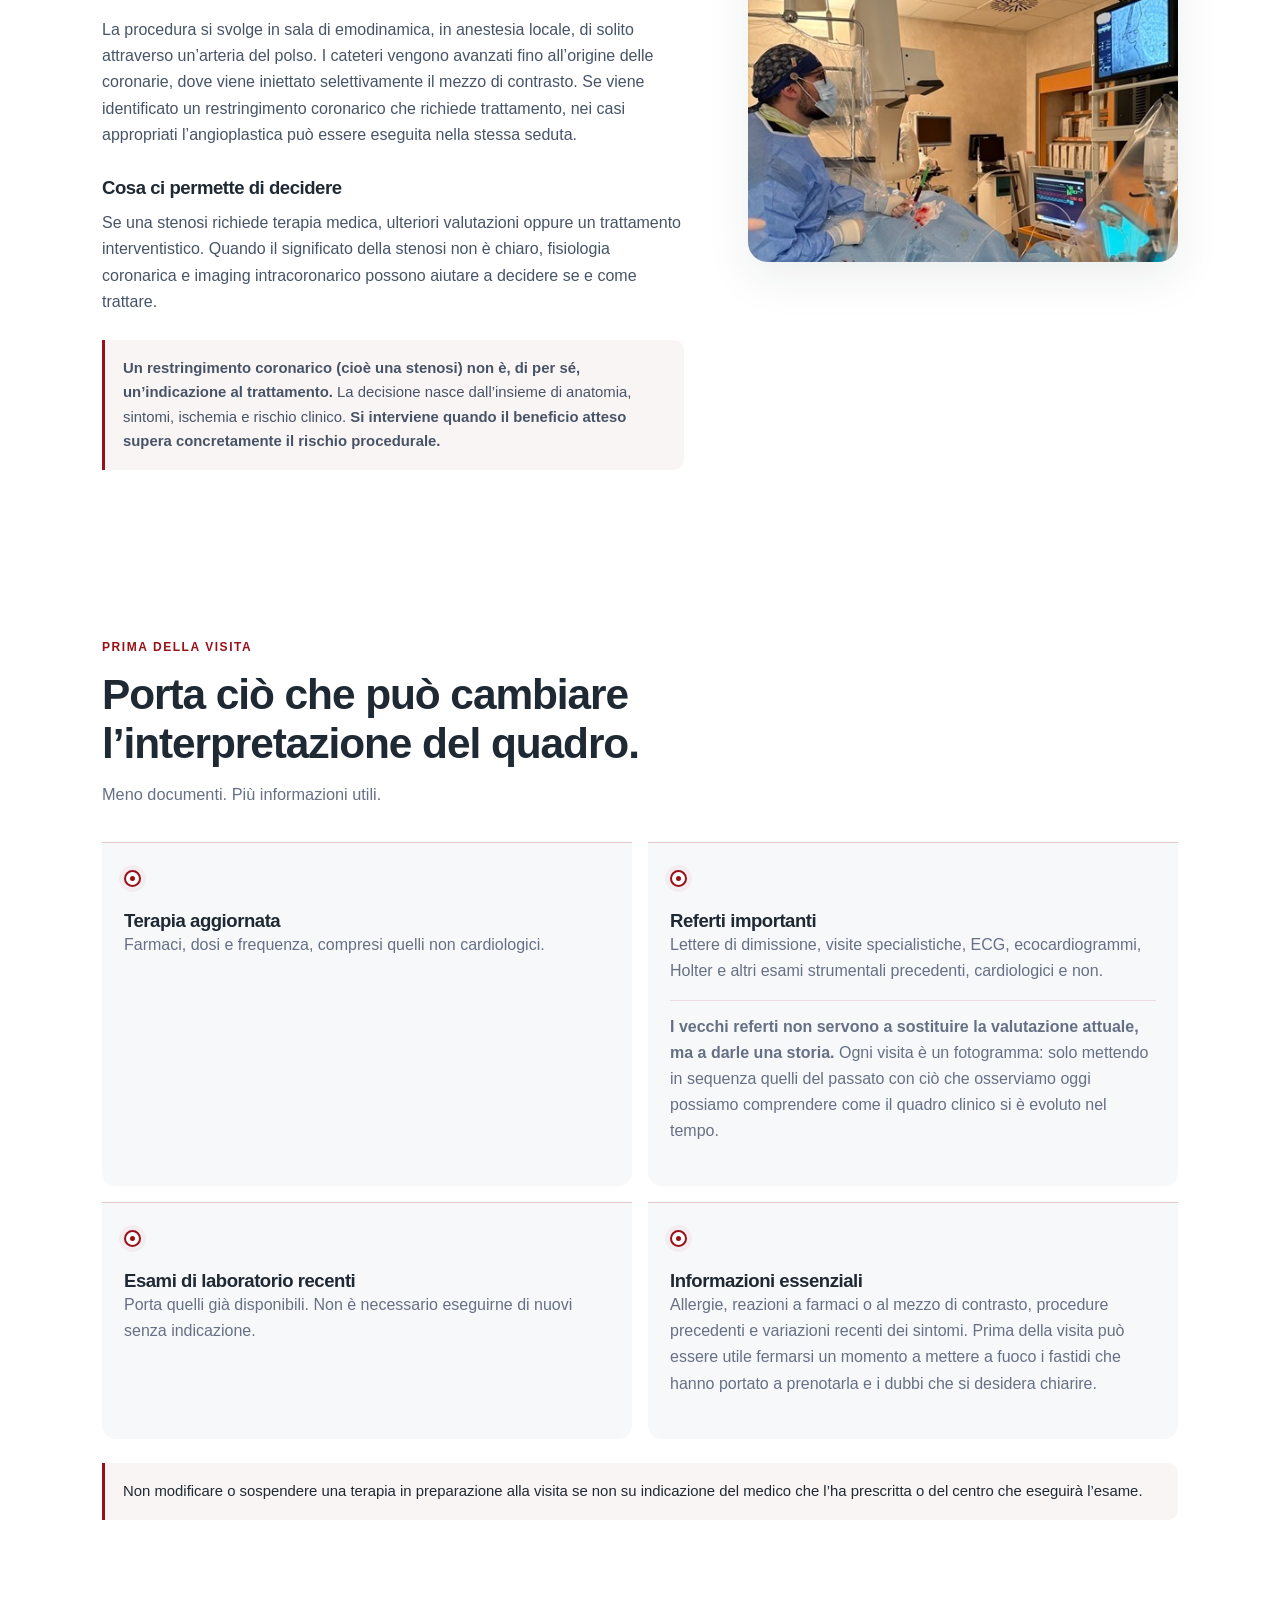
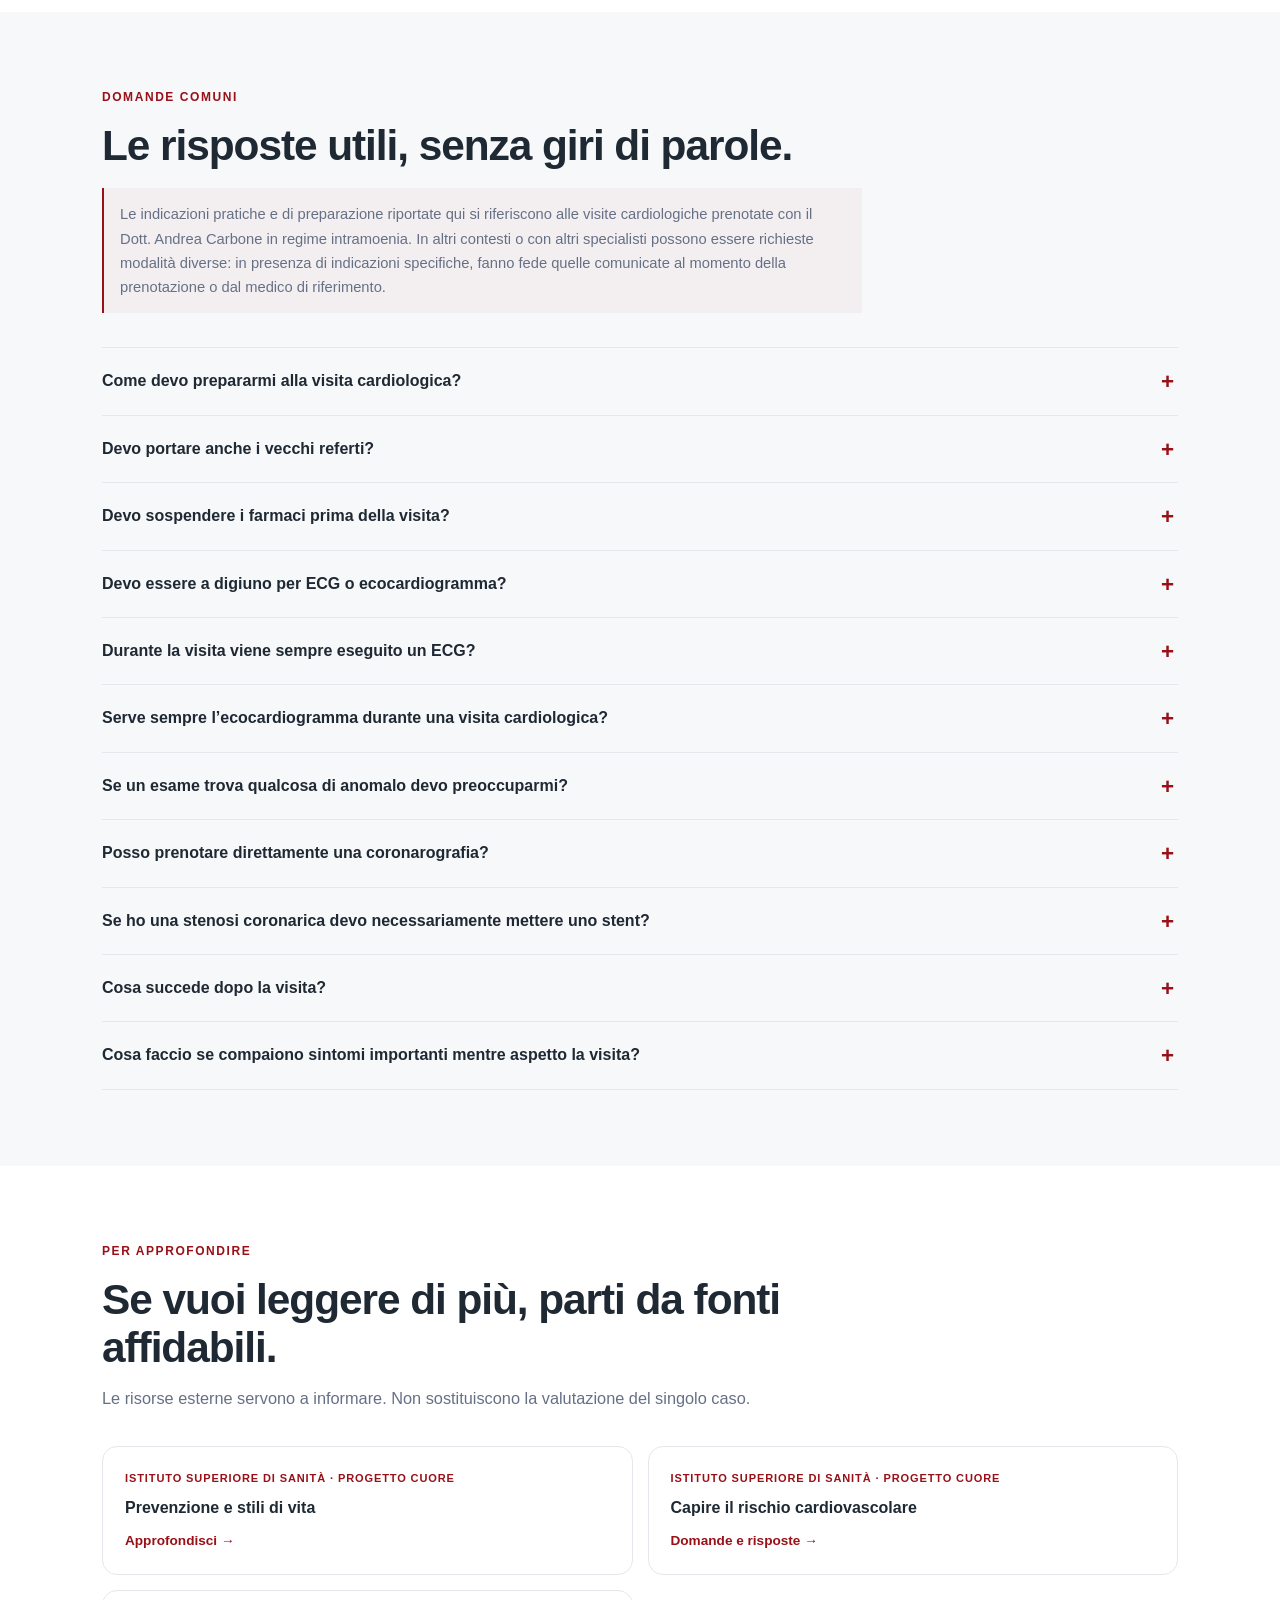
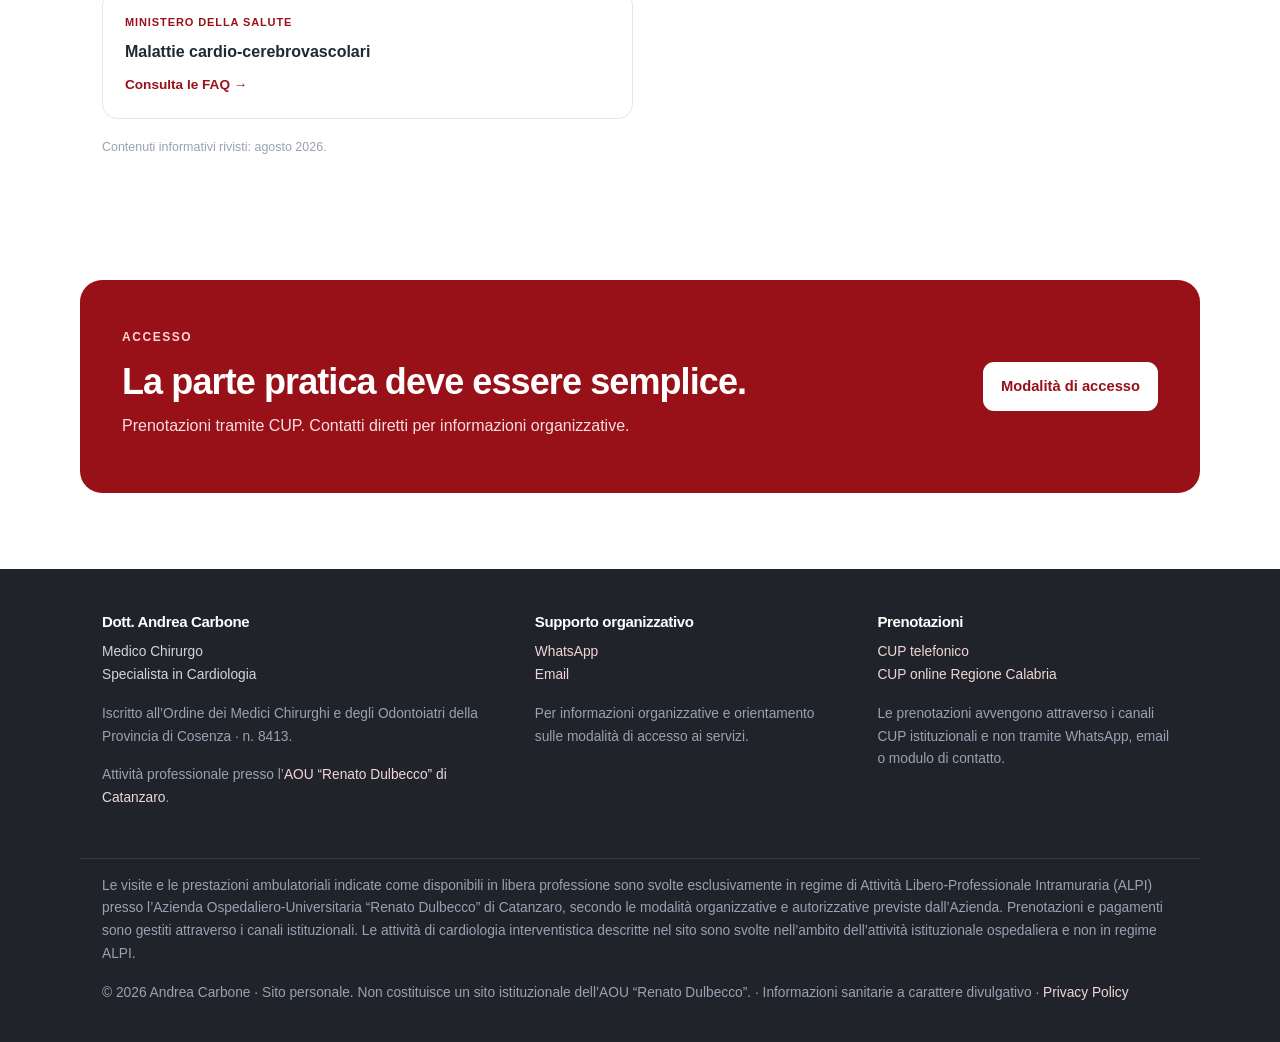
<file: prestazioni.html>
<!DOCTYPE html>
<html lang="it">
<head>
<meta charset="utf-8"/>
<meta content="width=device-width, initial-scale=1.0" name="viewport"/>
<meta content="Visita cardiologica con ECG, ecocardiogramma e coronarografia: perché possono servire, cosa aspettarsi e quali decisioni aiutano a prendere." name="description"/>
<meta content="index,follow" name="robots"/>
<meta content="#981018" name="theme-color"/>
<title>Prestazioni cardiologiche | Dott. Andrea Carbone, Catanzaro</title>
<link href="https://cardiologocarbone.it/prestazioni.html" rel="canonical"/>
<meta content="it_IT" property="og:locale"/>
<meta content="website" property="og:type"/>
<meta content="Prestazioni cardiologiche | Dott. Andrea Carbone, Catanzaro" property="og:title"/>
<meta content="Visita cardiologica con ECG, ecocardiogramma e coronarografia: perché possono servire, cosa aspettarsi e quali decisioni aiutano a prendere." property="og:description"/>
<meta content="https://cardiologocarbone.it/prestazioni.html" property="og:url"/>
<meta content="https://cardiologocarbone.it/immagini/img1.png" property="og:image"/>
<link href="immagini/filigrana.png" rel="icon" type="image/png"/>
<link href="style.css" rel="stylesheet"/>
</head>
<body>
<a class="skip-link" href="#contenuto">Vai al contenuto</a>
<header class="site-header"><div class="nav-wrap"><a aria-label="Home - Dott. Andrea Carbone" class="brand" href="index.html"><span class="brand-name">Dott. Andrea Carbone</span><span class="brand-role">Specialista in Cardiologia</span></a><nav aria-label="Navigazione principale" class="site-nav"><a href="index.html">Home</a><a href="chi-sono.html">Chi sono</a><a aria-current="page" class="active" href="prestazioni.html">Prestazioni</a><a href="contatti.html">Contatti</a></nav></div></header>
<main id="contenuto">
<section class="page-hero text-only"><div><p class="eyebrow">Prestazioni e approfondimenti</p><h1>Visita cardiologica, ecocardiogramma e coronarografia</h1><p class="page-lead">Gli esami hanno senso quando cambiano una decisione.</p></div></section>
<nav aria-label="Vai direttamente alla sezione" class="anchor-nav"><span class="anchor-nav-label">Vai a:</span><a href="#visita-ecg">Visita cardiologica</a><a href="#ecocardiogramma">Ecocardiogramma</a><a href="#coronarografia">Coronarografia</a><a href="#prima-della-visita">Prima della visita</a></nav>
<section class="service-detail" id="visita-ecg"><div class="service-detail-copy"><p class="eyebrow">Valutazione clinica</p><h2>Visita cardiologica con ECG</h2><p>La visita mette insieme sintomi, storia clinica, fattori di rischio, esame obiettivo, terapie ed elettrocardiogramma.</p><h3>Perché può servire</h3><ul class="check-list"><li>dolore toracico, affanno, palpitazioni, perdita di coscienza o ridotta tolleranza allo sforzo;</li><li>controllo della pressione, del colesterolo, del diabete e degli altri fattori di rischio;</li><li>controlli programmati per una cardiopatia nota, dopo un ricovero o dopo una procedura cardiovascolare;</li><li>valutazione preoperatoria quando esiste una reale indicazione clinica.</li></ul><h3>Cosa succede</h3><p>Il problema viene inquadrato ricostruendo la storia clinica; seguono l’esame obiettivo e l’interpretazione dell’ECG nel contesto della persona e della sua storia.</p><h3>Alla fine della visita</h3><p>L’obiettivo non è accumulare esami, ma arrivare a un orientamento: capire cosa emerge dalla valutazione, cosa richiede ulteriori approfondimenti, se la terapia va proseguita o modificata e come controllare il quadro nel tempo.</p><p class="clinical-note">Un ECG normale non esclude da solo tutte le patologie cardiache. Un tracciato alterato, allo stesso modo, non va interpretato senza il contesto clinico.</p></div><figure class="service-detail-media"><img alt="Elettrocardiogramma" decoding="async" loading="lazy" src="immagini/ecg.png"/></figure></section>
<section class="service-detail reverse soft-section" id="ecocardiogramma"><div class="service-detail-copy"><p class="eyebrow">Diagnostica non invasiva</p><h2>Ecocardiogramma transtoracico</h2><p>L’ecocardiogramma usa ultrasuoni per osservare il cuore in movimento. Valuta dimensioni, funzione di pompa, valvole, pericardio e principali flussi intracardiaci. Non espone a raggi X.</p><h3>Perché può servire</h3><ul class="check-list"><li>sospetto o controllo di scompenso cardiaco o cardiomiopatie;</li><li>soffio cardiaco o valvulopatia nota o sospetta;</li><li>pregresso infarto o possibile alterazione della funzione ventricolare;</li><li>controlli programmati quando struttura o funzione del cuore possono cambiare nel tempo.</li></ul><h3>Cosa succede</h3><p>L’esame viene eseguito appoggiando una sonda sul torace. È non invasivo e, nella forma transtoracica standard, non richiede preparazioni particolari. Può risultare più o meno fastidioso a seconda dei movimenti richiesti e della pressione che talvolta è necessario esercitare con la sonda per ottenere immagini di buona qualità. La sensazione varia da persona a persona: in genere non è doloroso, ma un po’ di pazienza e collaborazione aiutano a eseguire l’esame nel modo migliore.</p><h3>Cosa ci permette di decidere</h3><p>Se esiste un’alterazione strutturale o funzionale e se questa richiede terapia, ulteriori esami o controlli programmati.</p><p class="clinical-note">Non va ripetuto automaticamente a ogni controllo. La frequenza dipende dal problema clinico e da ciò che il risultato può modificare nel percorso di cura avviato.</p></div><figure class="service-detail-media"><img alt="Ecocardiogramma transtoracico" decoding="async" loading="lazy" src="immagini/eco.png"/></figure></section>
<section class="service-detail" id="coronarografia"><div class="service-detail-copy"><p class="eyebrow">Cardiologia interventistica</p><h2>Coronarografia</h2><p>La coronarografia visualizza direttamente le arterie coronarie mediante cateteri e mezzo di contrasto. È una procedura invasiva che si effettua in regime di ricovero.</p><h3>Perché può servire</h3><p>È fondamentale nell’infarto e, più in generale, nelle sindromi coronariche acute. Nei ricoveri programmati viene invece eseguita dopo un percorso diagnostico preliminare, quando conoscere con precisione l’anatomia coronarica può modificare in modo significativo la strategia di cura.</p><h3>Cosa succede</h3><p>La procedura si svolge in sala di emodinamica, in anestesia locale, di solito attraverso un’arteria del polso. I cateteri vengono avanzati fino all’origine delle coronarie, dove viene iniettato selettivamente il mezzo di contrasto. Se viene identificato un restringimento coronarico che richiede trattamento, nei casi appropriati l’angioplastica può essere eseguita nella stessa seduta.</p><h3>Cosa ci permette di decidere</h3><p>Se una stenosi richiede terapia medica, ulteriori valutazioni oppure un trattamento interventistico. Quando il significato della stenosi non è chiaro, fisiologia coronarica e imaging intracoronarico possono aiutare a decidere se e come trattare.</p><p class="clinical-note"><strong>Un restringimento coronarico (cioè una stenosi) non è, di per sé, un’indicazione al trattamento.</strong> La decisione nasce dall’insieme di anatomia, sintomi, ischemia e rischio clinico. <strong>Si interviene quando il beneficio atteso supera concretamente il rischio procedurale.</strong></p></div><figure class="service-detail-media"><img alt="Immagine angiografica delle arterie coronarie" decoding="async" loading="lazy" src="immagini/coro.png"/></figure></section>
<section class="content-section" id="prima-della-visita"><div class="section-heading"><p class="eyebrow">Prima della visita</p><h2>Porta ciò che può cambiare l’interpretazione del quadro.</h2><p class="section-subtitle">Meno documenti. Più informazioni utili.</p></div><div class="prep-grid prep-path" aria-label="Informazioni utili da portare alla visita"><article class="prep-card"><span class="prep-node" aria-hidden="true"></span><h3>Terapia aggiornata</h3><p>Farmaci, dosi e frequenza, compresi quelli non cardiologici.</p></article><article class="prep-card prep-card-wide"><span class="prep-node" aria-hidden="true"></span><h3>Referti importanti</h3><p>Lettere di dimissione, visite specialistiche, ECG, ecocardiogrammi, Holter e altri esami strumentali precedenti, cardiologici e non.</p><p class="prep-emphasis"><strong>I vecchi referti non servono a sostituire la valutazione attuale, ma a darle una storia.</strong> Ogni visita è un fotogramma: solo mettendo in sequenza quelli del passato con ciò che osserviamo oggi possiamo comprendere come il quadro clinico si è evoluto nel tempo.</p></article><article class="prep-card"><span class="prep-node" aria-hidden="true"></span><h3>Esami di laboratorio recenti</h3><p>Porta quelli già disponibili. Non è necessario eseguirne di nuovi senza indicazione.</p></article><article class="prep-card"><span class="prep-node" aria-hidden="true"></span><h3>Informazioni essenziali</h3><p>Allergie, reazioni a farmaci o al mezzo di contrasto, procedure precedenti e variazioni recenti dei sintomi. Prima della visita può essere utile fermarsi un momento a mettere a fuoco i fastidi che hanno portato a prenotarla e i dubbi che si desidera chiarire.</p></article></div><p class="clinical-note prep-note">Non modificare o sospendere una terapia in preparazione alla visita se non su indicazione del medico che l’ha prescritta o del centro che eseguirà l’esame.</p></section>
<section aria-labelledby="faq-title" class="content-section faq-section soft-section"><div class="section-heading"><p class="eyebrow">Domande comuni</p><h2 id="faq-title">Le risposte utili, senza giri di parole.</h2><p class="faq-context-note">Le indicazioni pratiche e di preparazione riportate qui si riferiscono alle visite cardiologiche prenotate con il Dott. Andrea Carbone in regime intramoenia. In altri contesti o con altri specialisti possono essere richieste modalità diverse: in presenza di indicazioni specifiche, fanno fede quelle comunicate al momento della prenotazione o dal medico di riferimento.</p></div><div class="faq-list">
<details><summary>Come devo prepararmi alla visita cardiologica?</summary><div><p>Non è necessaria una preparazione particolare. Porta con te la documentazione clinica più importante, gli esami precedenti e l’elenco dei farmaci che assumi. Avere informazioni complete aiuta a ricostruire meglio la storia clinica e a evitare accertamenti non necessari.</p></div></details>
<details><summary>Devo portare anche i vecchi referti?</summary><div><p>Sì, quando disponibili. Ogni visita descrive il quadro in un determinato momento; confrontarla con esami e valutazioni precedenti permette di capire cosa è rimasto stabile e cosa è cambiato nel tempo.</p></div></details>
<details><summary>Devo sospendere i farmaci prima della visita?</summary><div><p>Di norma no. Continua la terapia abituale e non sospendere o modificare autonomamente i farmaci. Se un esame richiede indicazioni particolari, verranno fornite in anticipo.</p></div></details>
<details><summary>Devo essere a digiuno per ECG o ecocardiogramma?</summary><div><p>No. L’ECG a riposo e l’ecocardiogramma transtoracico non richiedono digiuno né particolari preparazioni. Eventuali indicazioni diverse vengono comunicate prima dell’esame.</p></div></details>
<details><summary>Durante la visita viene sempre eseguito un ECG?</summary><div><p>Sì. L’ECG a riposo fa parte della visita cardiologica e viene sempre eseguito. <strong>Il suo significato, però, non è mai isolato:</strong> viene interpretato alla luce dei sintomi, della storia clinica e del resto della valutazione.</p></div></details>
<details><summary>Serve sempre l’ecocardiogramma durante una visita cardiologica?</summary><div><p>No. L’ecocardiogramma è un esame molto utile, ma non deve essere eseguito automaticamente. Viene indicato quando può aggiungere informazioni rilevanti e contribuire alle decisioni successive.</p></div></details>
<details><summary>Se un esame trova qualcosa di anomalo devo preoccuparmi?</summary><div><p>Non necessariamente. Un reperto isolato non definisce da solo la presenza o la gravità di una malattia. Va interpretato insieme ai sintomi, alla storia clinica e agli altri esami. <strong>L'importante è comprenderne il significato e, quando necessario, stabilire come controllarlo nel tempo.</strong></p></div></details>
<details><summary>Posso prenotare direttamente una coronarografia?</summary><div><p>No. La coronarografia è una procedura invasiva che si effettua in regime di ricovero, indicata quando può fornire informazioni realmente utili per orientare il trattamento. Non è un esame di screening e la sua necessità viene valutata sulla base del quadro clinico.</p></div></details>
<details><summary>Se ho una stenosi coronarica devo necessariamente mettere uno stent?</summary><div><p>No. La presenza di una stenosi non comporta automaticamente la necessità di intervenire. Sintomi, anatomia, presenza di ischemia e quadro clinico vengono valutati insieme. <strong>Quando si considera una procedura invasiva, benefici attesi e rischi devono essere sempre attentamente bilanciati.</strong></p></div></details>
<details><summary>Cosa succede dopo la visita?</summary><div><p>Non esiste un percorso uguale per tutti. In alcuni casi è sufficiente proseguire i controlli; in altri può essere opportuno modificare la terapia o eseguire ulteriori accertamenti. <strong>L'obiettivo è definire un percorso proporzionato al problema e mantenerlo sotto controllo nel tempo.</strong></p></div></details>
<details><summary>Cosa faccio se compaiono sintomi importanti mentre aspetto la visita?</summary><div><p>Se compaiono sintomi nuovi, importanti o che peggiorano rapidamente, non aspettare la visita programmata né una risposta tramite sito, email o messaggi. È opportuno rivolgersi tempestivamente al Pronto Soccorso più vicino o ai servizi di emergenza sanitaria.</p></div></details>
</div></section>
<section class="content-section trusted-sources"><div class="section-heading"><p class="eyebrow">Per approfondire</p><h2>Se vuoi leggere di più, parti da fonti affidabili.</h2><p class="section-subtitle">Le risorse esterne servono a informare. Non sostituiscono la valutazione del singolo caso.</p></div><div class="resource-grid"><a class="resource-card" href="https://www.cuore.iss.it/prevenzione/" rel="noopener" target="_blank"><span class="resource-source">Istituto Superiore di Sanità · Progetto CUORE</span><strong>Prevenzione e stili di vita</strong><span>Approfondisci →</span></a><a class="resource-card" href="https://www.cuore.iss.it/valutazione/domande" rel="noopener" target="_blank"><span class="resource-source">Istituto Superiore di Sanità · Progetto CUORE</span><strong>Capire il rischio cardiovascolare</strong><span>Domande e risposte →</span></a><a class="resource-card" href="https://www.salute.gov.it/new/it/faq/faq-malattie-cardio-cerebrovascolari/" rel="noopener" target="_blank"><span class="resource-source">Ministero della Salute</span><strong>Malattie cardio-cerebrovascolari</strong><span>Consulta le FAQ →</span></a></div><p class="update-note">Contenuti informativi rivisti: agosto 2026.</p></section>
<section class="cta-section"><div><p class="eyebrow light">Accesso</p><h2>La parte pratica deve essere semplice.</h2><p>Prenotazioni tramite CUP. Contatti diretti per informazioni organizzative.</p></div><a class="btn btn-light" href="contatti.html">Modalità di accesso</a></section>
</main>
<a href="https://wa.me/393204010074?text=Buongiorno%2C%20vorrei%20ricevere%20informazioni%20sulle%20modalit%C3%A0%20di%20prenotazione%20di%20una%20visita." target="_blank" rel="noopener" aria-label="Chiedi informazioni sulle prenotazioni via WhatsApp" title="Informazioni prenotazioni" style="position:fixed;right:18px;bottom:78px;z-index:46;width:52px;height:52px;border-radius:50%;background:#25D366;display:flex;align-items:center;justify-content:center;box-shadow:0 8px 24px rgba(31,41,51,.18);text-decoration:none;transition:transform .18s ease,box-shadow .18s ease;"><svg aria-hidden="true" viewBox="0 0 16 16" width="28" height="28" fill="#fff"><path d="M13.601 2.326A7.854 7.854 0 0 0 9.594.5C5.17.5 1.57 4.1 1.57 8.53c0 1.415.369 2.795 1.07 4.01L1.5 16.7l4.257-1.117a8.02 8.02 0 0 0 3.837.976h.004c4.424 0 8.025-3.6 8.025-8.03 0-2.144-.835-4.158-2.349-5.676a7.93 7.93 0 0 0-1.673-1.527zm-4.007 12.87h-.003a6.63 6.63 0 0 1-3.38-.925l-.242-.144-2.525.663.674-2.461-.157-.253A6.56 6.56 0 0 1 2.93 8.53c0-3.675 2.99-6.664 6.67-6.664a6.62 6.62 0 0 1 4.718 1.956 6.62 6.62 0 0 1 1.951 4.713c-.002 3.675-2.992 6.665-6.675 6.665zm3.66-4.995c-.2-.1-1.182-.583-1.365-.65-.183-.066-.316-.1-.45.1-.133.2-.516.65-.633.783-.116.133-.233.15-.433.05-.2-.1-.845-.311-1.61-.994-.595-.53-.997-1.185-1.113-1.385-.117-.2-.012-.308.087-.407.09-.09.2-.233.3-.35.1-.116.133-.2.2-.333.067-.133.033-.25-.017-.35-.05-.1-.45-1.083-.616-1.483-.162-.39-.327-.337-.45-.343l-.383-.007a.73.73 0 0 0-.533.25c-.183.2-.7.683-.7 1.667s.716 1.933.816 2.066c.1.133 1.408 2.15 3.413 3.016.477.206.849.329 1.139.421.478.152.914.13 1.258.079.384-.057 1.182-.483 1.349-.95.166-.466.166-.866.116-.95-.05-.083-.183-.133-.383-.233z"/></svg></a>
<a class="back-to-top" href="#" aria-label="Torna all’inizio della pagina">↑ <span>Torna su</span></a>
<footer class="site-footer"><div class="footer-grid"><div><h3>Dott. Andrea Carbone</h3><p>Medico Chirurgo<br/>Specialista in Cardiologia</p><p class="footer-muted">Iscritto all’Ordine dei Medici Chirurghi e degli Odontoiatri della Provincia di Cosenza · n. 8413.</p><p class="footer-muted">Attività professionale presso l’<a href="https://www.aourenatodulbecco.it/amministrazione/unita_organizzativa/cardiologia-con-emodinamica-presidio-mater-domini/" rel="noopener" target="_blank">AOU “Renato Dulbecco” di Catanzaro</a>.</p></div><div><h3>Supporto organizzativo</h3><p><a href="https://wa.me/393204010074" rel="noopener" target="_blank">WhatsApp</a><br/><a href="mailto:dott.acarbone@gmail.com">Email</a></p><p class="footer-muted">Per informazioni organizzative e orientamento sulle modalità di accesso ai servizi.</p></div><div><h3>Prenotazioni</h3><p><a href="tel:+390961789789">CUP telefonico</a><br/><a href="https://prenota.regione.calabria.it/home" rel="noopener" target="_blank">CUP online Regione Calabria</a></p><p class="footer-muted">Le prenotazioni avvengono attraverso i canali CUP istituzionali e non tramite WhatsApp, email o modulo di contatto.</p></div></div><div class="footer-bottom"><p>Le visite e le prestazioni ambulatoriali indicate come disponibili in libera professione sono svolte esclusivamente in regime di Attività Libero-Professionale Intramuraria (ALPI) presso l’Azienda Ospedaliero-Universitaria “Renato Dulbecco” di Catanzaro, secondo le modalità organizzative e autorizzative previste dall’Azienda. Prenotazioni e pagamenti sono gestiti attraverso i canali istituzionali. Le attività di cardiologia interventistica descritte nel sito sono svolte nell’ambito dell’attività istituzionale ospedaliera e non in regime ALPI.</p><p>© 2026 Andrea Carbone · Sito personale. Non costituisce un sito istituzionale dell’AOU “Renato Dulbecco”. · Informazioni sanitarie a carattere divulgativo · <a href="privacy.html">Privacy Policy</a></p></div></footer>
</body>
</html>
</file>
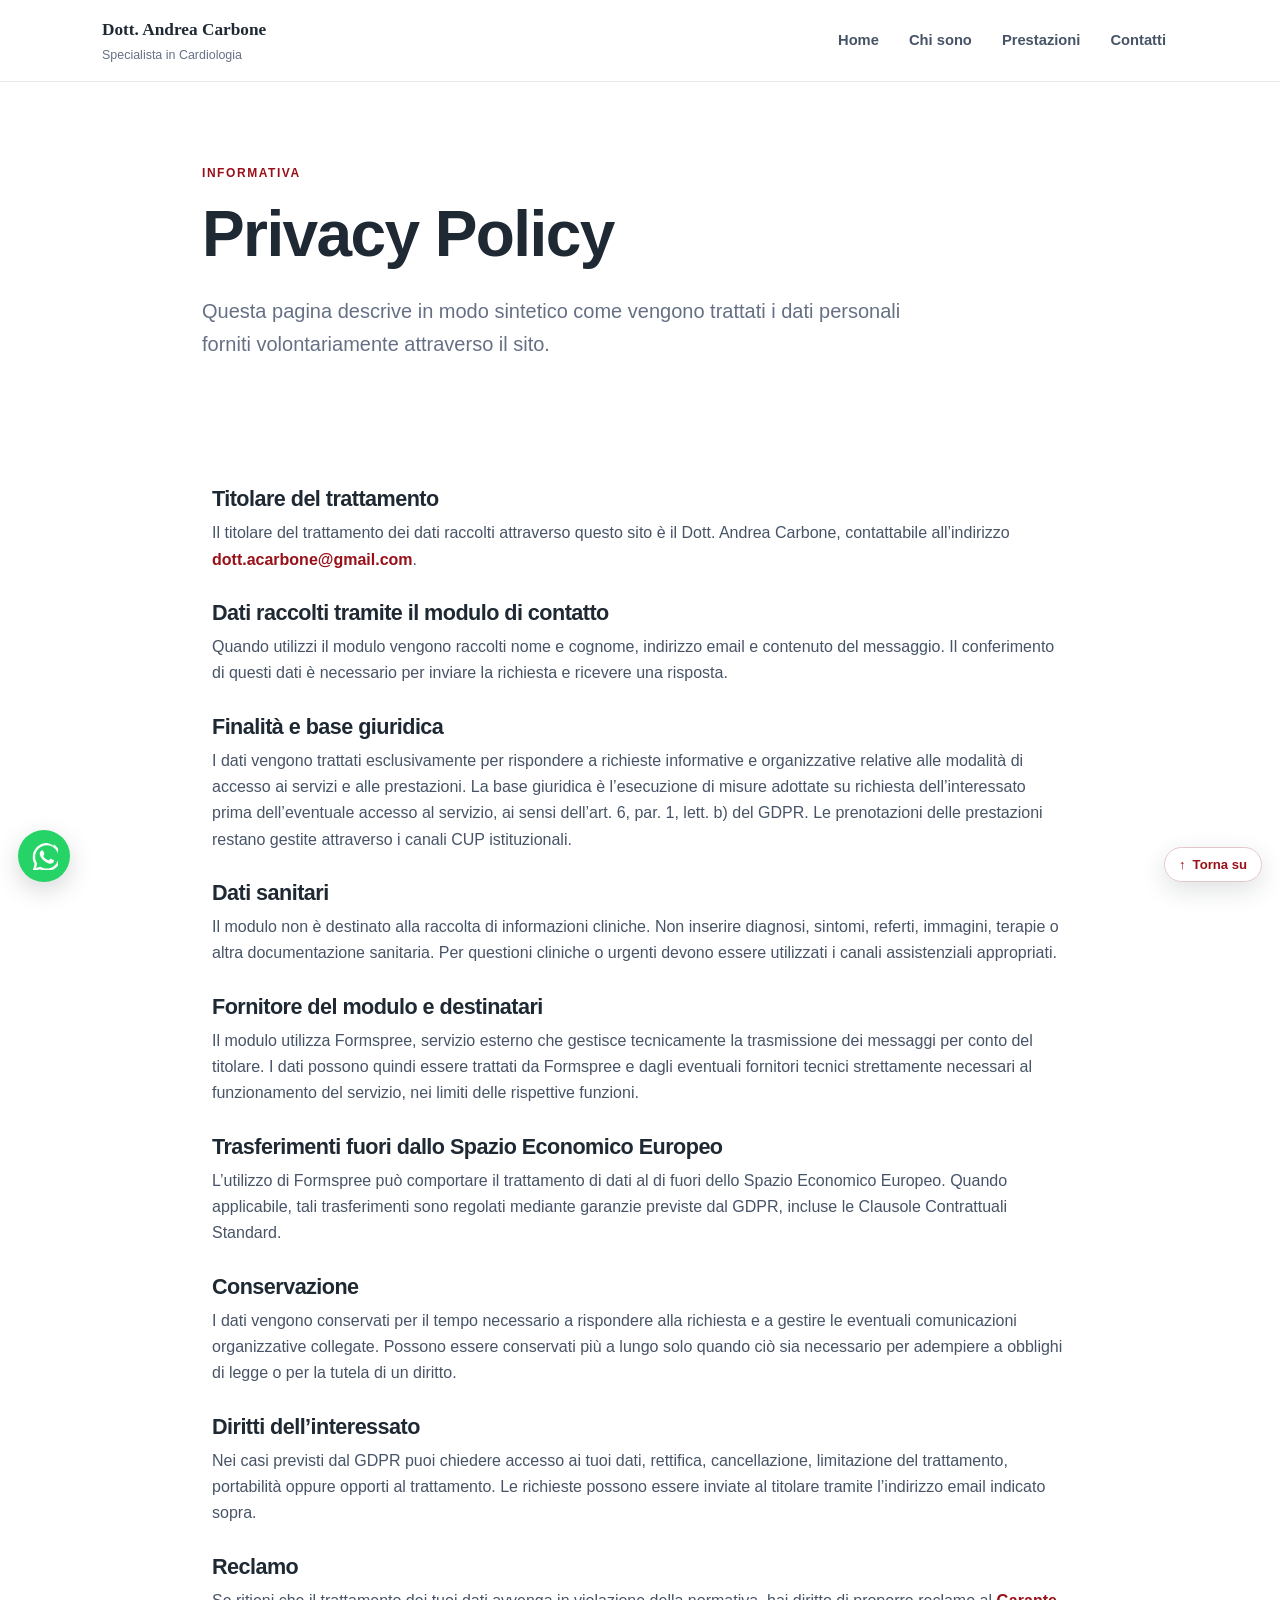
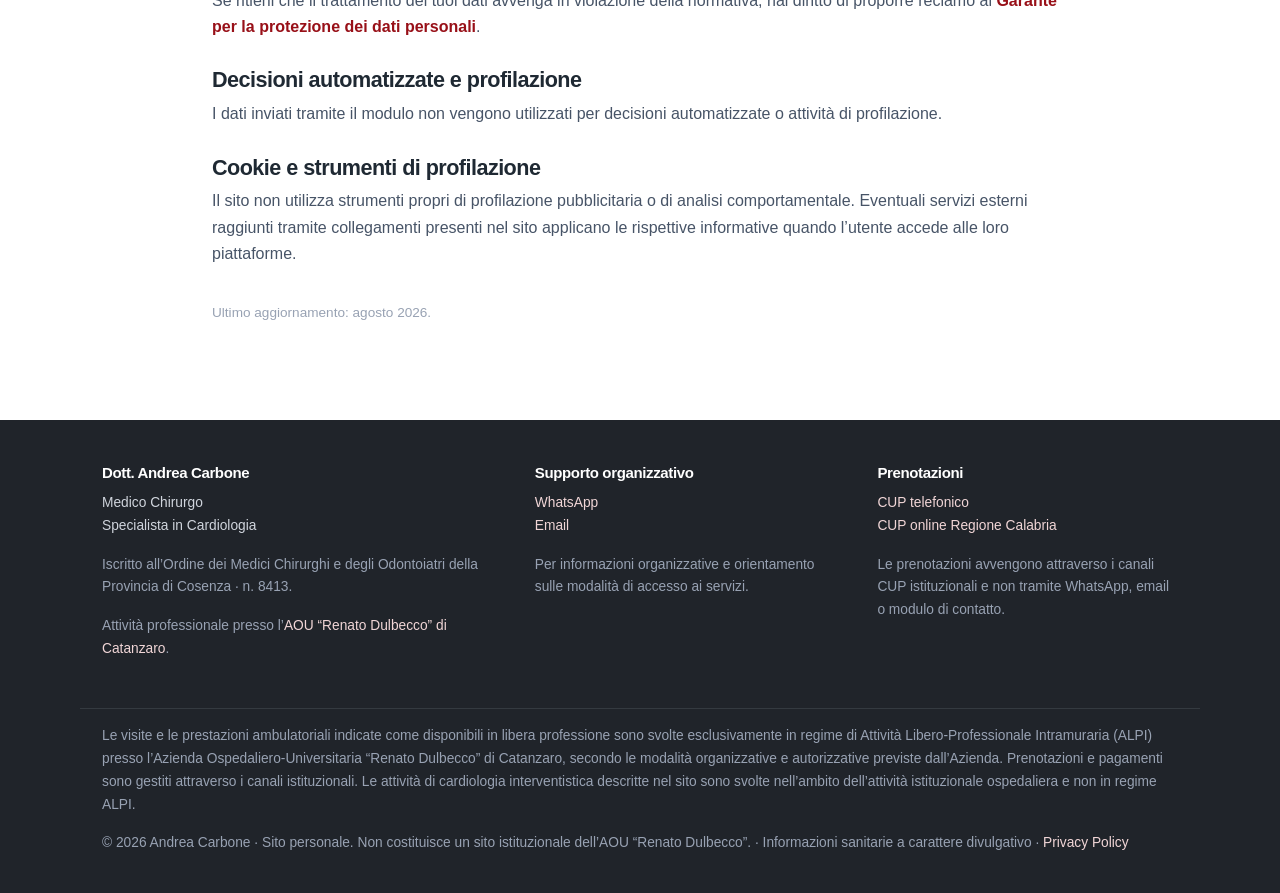
<file: privacy.html>
<!DOCTYPE html>
<html lang="it">
<head>
  <meta charset="UTF-8">
  <meta name="viewport" content="width=device-width, initial-scale=1.0">
  <meta name="description" content="Informativa privacy del sito del Dott. Andrea Carbone e informazioni sul trattamento dei dati inviati tramite il modulo di contatto.">
  <meta name="robots" content="index,follow">
  <meta name="theme-color" content="#981018">
  <title>Privacy Policy | Dott. Andrea Carbone</title>
  <link rel="canonical" href="https://cardiologocarbone.it/privacy.html">
  <meta property="og:locale" content="it_IT">
  <meta property="og:type" content="website">
  <meta property="og:title" content="Privacy Policy | Dott. Andrea Carbone">
  <meta property="og:description" content="Informativa privacy del sito del Dott. Andrea Carbone e informazioni sul trattamento dei dati inviati tramite il modulo di contatto.">
  <meta property="og:url" content="https://cardiologocarbone.it/privacy.html">
  <meta property="og:image" content="https://cardiologocarbone.it/immagini/img1.png">
  <meta property="og:image:alt" content="Dott. Andrea Carbone - Cardiologo a Catanzaro">
  <meta name="twitter:card" content="summary_large_image">
  <meta name="twitter:title" content="Privacy Policy | Dott. Andrea Carbone">
  <meta name="twitter:description" content="Informativa privacy del sito del Dott. Andrea Carbone e informazioni sul trattamento dei dati inviati tramite il modulo di contatto.">
  <meta name="twitter:image" content="https://cardiologocarbone.it/immagini/img1.png">
  <link rel="icon" type="image/png" href="immagini/filigrana.png">
  <link rel="stylesheet" href="style.css">
<script type="application/ld+json">
{
  "@context": "https://schema.org",
  "@type": "Physician",
  "name": "Dott. Andrea Carbone",
  "url": "https://cardiologocarbone.it/",
  "medicalSpecialty": "Cardiovascular",
  "areaServed": [
    {"@type": "City", "name": "Catanzaro"},
    {"@type": "AdministrativeArea", "name": "Calabria"}
  ],
  "affiliation": {
    "@type": "Hospital",
    "name": "Azienda Ospedaliero-Universitaria Renato Dulbecco",
    "address": {"@type": "PostalAddress", "addressLocality": "Catanzaro", "addressRegion": "Calabria", "addressCountry": "IT"}
  },
  "email": "mailto:dott.acarbone@gmail.com"
}
</script>
</head>
<body>
<a class="skip-link" href="#contenuto">Vai al contenuto</a>
<header class="site-header">
  <div class="nav-wrap">
    <a class="brand" href="index.html" aria-label="Home - Dott. Andrea Carbone">
      <span class="brand-name">Dott. Andrea Carbone</span>
      <span class="brand-role">Specialista in Cardiologia</span>
    </a>
    <nav class="site-nav" aria-label="Navigazione principale">
      <a href="index.html">Home</a><a href="chi-sono.html">Chi sono</a><a href="prestazioni.html">Prestazioni</a><a href="contatti.html">Contatti</a>
    </nav>
  </div>
</header>
<main id="contenuto">
  <section class="page-hero text-only privacy-hero"><div><p class="eyebrow">Informativa</p><h1>Privacy Policy</h1><p class="page-lead">Questa pagina descrive in modo sintetico come vengono trattati i dati personali forniti volontariamente attraverso il sito.</p></div></section>
  <section class="privacy-content">
    <h2>Titolare del trattamento</h2><p>Il titolare del trattamento dei dati raccolti attraverso questo sito è il Dott. Andrea Carbone, contattabile all’indirizzo <a class="text-link" href="mailto:dott.acarbone@gmail.com">dott.acarbone@gmail.com</a>.</p>
    <h2>Dati raccolti tramite il modulo di contatto</h2><p>Quando utilizzi il modulo vengono raccolti nome e cognome, indirizzo email e contenuto del messaggio. Il conferimento di questi dati è necessario per inviare la richiesta e ricevere una risposta.</p>
    <h2>Finalità e base giuridica</h2><p>I dati vengono trattati esclusivamente per rispondere a richieste informative e organizzative relative alle modalità di accesso ai servizi e alle prestazioni. La base giuridica è l’esecuzione di misure adottate su richiesta dell’interessato prima dell’eventuale accesso al servizio, ai sensi dell’art. 6, par. 1, lett. b) del GDPR. Le prenotazioni delle prestazioni restano gestite attraverso i canali CUP istituzionali.</p>
    <h2>Dati sanitari</h2><p>Il modulo non è destinato alla raccolta di informazioni cliniche. Non inserire diagnosi, sintomi, referti, immagini, terapie o altra documentazione sanitaria. Per questioni cliniche o urgenti devono essere utilizzati i canali assistenziali appropriati.</p>
    <h2>Fornitore del modulo e destinatari</h2><p>Il modulo utilizza Formspree, servizio esterno che gestisce tecnicamente la trasmissione dei messaggi per conto del titolare. I dati possono quindi essere trattati da Formspree e dagli eventuali fornitori tecnici strettamente necessari al funzionamento del servizio, nei limiti delle rispettive funzioni.</p>
    <h2>Trasferimenti fuori dallo Spazio Economico Europeo</h2><p>L’utilizzo di Formspree può comportare il trattamento di dati al di fuori dello Spazio Economico Europeo. Quando applicabile, tali trasferimenti sono regolati mediante garanzie previste dal GDPR, incluse le Clausole Contrattuali Standard.</p>
    <h2>Conservazione</h2><p>I dati vengono conservati per il tempo necessario a rispondere alla richiesta e a gestire le eventuali comunicazioni organizzative collegate. Possono essere conservati più a lungo solo quando ciò sia necessario per adempiere a obblighi di legge o per la tutela di un diritto.</p>
    <h2>Diritti dell’interessato</h2><p>Nei casi previsti dal GDPR puoi chiedere accesso ai tuoi dati, rettifica, cancellazione, limitazione del trattamento, portabilità oppure opporti al trattamento. Le richieste possono essere inviate al titolare tramite l’indirizzo email indicato sopra.</p>
    <h2>Reclamo</h2><p>Se ritieni che il trattamento dei tuoi dati avvenga in violazione della normativa, hai diritto di proporre reclamo al <a class="text-link" href="https://www.garanteprivacy.it/" target="_blank" rel="noopener">Garante per la protezione dei dati personali</a>.</p>
    <h2>Decisioni automatizzate e profilazione</h2><p>I dati inviati tramite il modulo non vengono utilizzati per decisioni automatizzate o attività di profilazione.</p>
    <h2>Cookie e strumenti di profilazione</h2><p>Il sito non utilizza strumenti propri di profilazione pubblicitaria o di analisi comportamentale. Eventuali servizi esterni raggiunti tramite collegamenti presenti nel sito applicano le rispettive informative quando l’utente accede alle loro piattaforme.</p>
    <p class="privacy-updated">Ultimo aggiornamento: agosto 2026.</p>
  </section>
</main>
<a href="https://wa.me/393204010074?text=Buongiorno%2C%20vorrei%20ricevere%20informazioni%20sulle%20modalit%C3%A0%20di%20prenotazione%20di%20una%20visita." target="_blank" rel="noopener" aria-label="Chiedi informazioni sulle prenotazioni via WhatsApp" title="Informazioni prenotazioni" style="position:fixed;right:18px;bottom:78px;z-index:46;width:52px;height:52px;border-radius:50%;background:#25D366;display:flex;align-items:center;justify-content:center;box-shadow:0 8px 24px rgba(31,41,51,.18);text-decoration:none;transition:transform .18s ease,box-shadow .18s ease;"><svg aria-hidden="true" viewBox="0 0 16 16" width="28" height="28" fill="#fff"><path d="M13.601 2.326A7.854 7.854 0 0 0 9.594.5C5.17.5 1.57 4.1 1.57 8.53c0 1.415.369 2.795 1.07 4.01L1.5 16.7l4.257-1.117a8.02 8.02 0 0 0 3.837.976h.004c4.424 0 8.025-3.6 8.025-8.03 0-2.144-.835-4.158-2.349-5.676a7.93 7.93 0 0 0-1.673-1.527zm-4.007 12.87h-.003a6.63 6.63 0 0 1-3.38-.925l-.242-.144-2.525.663.674-2.461-.157-.253A6.56 6.56 0 0 1 2.93 8.53c0-3.675 2.99-6.664 6.67-6.664a6.62 6.62 0 0 1 4.718 1.956 6.62 6.62 0 0 1 1.951 4.713c-.002 3.675-2.992 6.665-6.675 6.665zm3.66-4.995c-.2-.1-1.182-.583-1.365-.65-.183-.066-.316-.1-.45.1-.133.2-.516.65-.633.783-.116.133-.233.15-.433.05-.2-.1-.845-.311-1.61-.994-.595-.53-.997-1.185-1.113-1.385-.117-.2-.012-.308.087-.407.09-.09.2-.233.3-.35.1-.116.133-.2.2-.333.067-.133.033-.25-.017-.35-.05-.1-.45-1.083-.616-1.483-.162-.39-.327-.337-.45-.343l-.383-.007a.73.73 0 0 0-.533.25c-.183.2-.7.683-.7 1.667s.716 1.933.816 2.066c.1.133 1.408 2.15 3.413 3.016.477.206.849.329 1.139.421.478.152.914.13 1.258.079.384-.057 1.182-.483 1.349-.95.166-.466.166-.866.116-.95-.05-.083-.183-.133-.383-.233z"/></svg></a>
<a class="back-to-top" href="#" aria-label="Torna all’inizio della pagina">↑ <span>Torna su</span></a>
<footer class="site-footer"><div class="footer-grid"><div><h3>Dott. Andrea Carbone</h3><p>Medico Chirurgo<br>Specialista in Cardiologia</p><p class="footer-muted">Iscritto all’Ordine dei Medici Chirurghi e degli Odontoiatri della Provincia di Cosenza · n. 8413.</p><p class="footer-muted">Attività professionale presso l’<a href="https://www.aourenatodulbecco.it/amministrazione/unita_organizzativa/cardiologia-con-emodinamica-presidio-mater-domini/" target="_blank" rel="noopener">AOU “Renato Dulbecco” di Catanzaro</a>.</p></div><div><h3>Supporto organizzativo</h3><p><a href="https://wa.me/393204010074" target="_blank" rel="noopener">WhatsApp</a><br><a href="mailto:dott.acarbone@gmail.com">Email</a></p><p class="footer-muted">Per informazioni organizzative e orientamento sulle modalità di accesso ai servizi.</p></div><div><h3>Prenotazioni</h3><p><a href="tel:+390961789789">CUP telefonico</a><br><a href="https://prenota.regione.calabria.it/home" target="_blank" rel="noopener">CUP online Regione Calabria</a></p><p class="footer-muted">Le prenotazioni avvengono attraverso i canali CUP istituzionali e non tramite WhatsApp, email o modulo di contatto.</p></div></div><div class="footer-bottom"><p>Le visite e le prestazioni ambulatoriali indicate come disponibili in libera professione sono svolte esclusivamente in regime di Attività Libero-Professionale Intramuraria (ALPI) presso l’Azienda Ospedaliero-Universitaria “Renato Dulbecco” di Catanzaro, secondo le modalità organizzative e autorizzative previste dall’Azienda. Prenotazioni e pagamenti sono gestiti attraverso i canali istituzionali. Le attività di cardiologia interventistica descritte nel sito sono svolte nell’ambito dell’attività istituzionale ospedaliera e non in regime ALPI.</p><p>© 2026 Andrea Carbone · Sito personale. Non costituisce un sito istituzionale dell’AOU “Renato Dulbecco”. · Informazioni sanitarie a carattere divulgativo · <a href="privacy.html">Privacy Policy</a></p></div></footer>
</body>
</html>
</file>
<file: style.css>
:root{--red:#981018;--red-dark:#741015;--ink:#1f2933;--muted:#667085;--line:#e4e7ec;--soft:#f7f8fa;--white:#fff;--max:1120px;--radius:18px;--shadow:0 16px 45px rgba(31,41,51,.08)}*{box-sizing:border-box;margin:0;padding:0}html{scroll-behavior:smooth}body{font-family:Inter,"Segoe UI",Roboto,Arial,sans-serif;background:#fff;color:var(--ink);line-height:1.65;font-size:16px;overflow-wrap:break-word}img{display:block;max-width:100%;height:auto}a{color:inherit}p{margin:0 0 1rem}ul{margin:.6rem 0 1.1rem}h1,h2,h3{line-height:1.15;letter-spacing:-.025em}h1{font-size:clamp(2.35rem,5.5vw,4.8rem);font-weight:750}h2{font-size:clamp(1.75rem,3.5vw,2.65rem);font-weight:720}h3{font-size:1.16rem;font-weight:700}.skip-link{position:absolute;left:-9999px}.skip-link:focus{left:12px;top:12px;background:#fff;padding:10px 14px;z-index:100}.site-header{position:sticky;top:0;z-index:50;background:rgba(255,255,255,.95);backdrop-filter:blur(12px);border-bottom:1px solid rgba(228,231,236,.9)}.nav-wrap{max-width:var(--max);margin:0 auto;padding:16px 22px;display:flex;align-items:center;justify-content:space-between;gap:28px}.brand{text-decoration:none;display:flex;flex-direction:column}.brand-name{font-family:Georgia,"Times New Roman",serif;font-weight:700;font-size:1.08rem}.brand-role{color:var(--muted);font-size:.78rem}.site-nav{display:flex;gap:6px;align-items:center}.site-nav a{text-decoration:none;color:#475467;font-size:.92rem;font-weight:650;padding:8px 12px;border-radius:9px;min-height:44px;display:flex;align-items:center}.site-nav a:hover{color:var(--red);background:#fbf5f5}.site-nav a.active{color:var(--red);background:#f9eeee}main{overflow:hidden}.hero,.page-hero,.content-section,.service-detail,.anchor-nav,.cta-section,.info-strip,.booking-panel{max-width:var(--max);margin-left:auto;margin-right:auto}.hero{min-height:660px;padding:72px 22px 64px;display:grid;grid-template-columns:1.12fr .88fr;align-items:center;gap:64px}.hero-copy{max-width:660px}.eyebrow{color:var(--red);text-transform:uppercase;letter-spacing:.13em;font-size:.75rem;font-weight:800;margin-bottom:14px}.eyebrow.light{color:#ffd8d8}.hero-lead,.page-lead{font-size:clamp(1.04rem,1.7vw,1.25rem);color:var(--muted);max-width:720px;margin-top:24px}.hero-actions{display:flex;flex-wrap:wrap;gap:12px;margin-top:32px}.btn{display:inline-flex;justify-content:center;align-items:center;text-decoration:none;border:0;border-radius:11px;padding:12px 18px;min-height:46px;font:inherit;font-size:.92rem;font-weight:750;cursor:pointer}.btn-primary{background:var(--red);color:#fff}.btn-primary:hover{background:var(--red-dark)}.btn-secondary{background:#fff;color:var(--ink);border:1px solid #d0d5dd}.btn-secondary:hover{border-color:#98a2b3;background:#f9fafb}.btn-light{background:#fff;color:var(--red)}.btn.full{width:100%}.hero-meta{display:flex;flex-wrap:wrap;gap:8px;margin-top:28px}.hero-meta span{border:1px solid var(--line);border-radius:999px;padding:6px 10px;color:#475467;font-size:.78rem;background:#fff}.hero-access{margin-top:14px;color:#667085;font-size:.84rem}.hero-media{position:relative}.hero-media:before{content:"";position:absolute;width:78%;height:86%;right:-24px;bottom:-24px;border-radius:30px;background:#f6e9ea;z-index:-1}.hero-media img{width:100%;max-height:570px;object-fit:cover;border-radius:24px;box-shadow:var(--shadow)}.content-section{padding:76px 22px}.soft-section{position:relative}.soft-section:before{content:"";position:absolute;z-index:-1;left:50%;top:0;width:100vw;height:100%;transform:translateX(-50%);background:var(--soft)}.section-heading{max-width:760px;margin-bottom:34px}.section-heading.centered{text-align:center;margin-left:auto;margin-right:auto}.section-subtitle{color:var(--muted);font-size:1.02rem;margin-top:12px}.principle-grid,.service-grid{display:grid;grid-template-columns:repeat(3,1fr);gap:16px}.principle-card{padding:25px 24px;border-top:2px solid var(--red);background:var(--soft);border-radius:0 0 14px 14px;position:relative}.principle-card p,.service-card p{color:var(--muted);margin:0}.principle-card h3{margin-bottom:9px}.home-path>.principle-card:not(:last-child):after,.service-path>.service-card:not(:last-child):after,.method-path>.principle-card:not(:last-child):after{content:"→";position:absolute;z-index:3;top:50%;right:-20px;transform:translateY(-50%);width:24px;height:24px;display:grid;place-items:center;border-radius:999px;background:#fff;border:1px solid #ead1d3;color:var(--red);font-weight:800}.service-card{background:#fff;border:1px solid var(--line);border-radius:var(--radius);padding:28px;min-height:260px;display:flex;flex-direction:column;position:relative}.service-card h3{margin:0 0 12px;font-size:1.25rem}.text-link{color:var(--red);text-decoration:none;font-weight:750;margin-top:auto}.text-link:hover{text-decoration:underline}.focus-card{display:grid;grid-template-columns:.85fr 1.15fr;gap:70px;padding:42px;border:1px solid #ead1d3;border-radius:22px;background:linear-gradient(135deg,#fff,#fcf5f5)}.focus-copy{color:#475467}.quick-grid{display:grid;grid-template-columns:repeat(2,1fr);gap:16px}.quick-card{padding:24px;border:1px solid var(--line);border-radius:15px;background:#fff}.quick-card h3{margin-bottom:9px}.quick-card p{color:var(--muted);margin:0}.section-action{margin-top:22px}.cta-section{margin-top:30px;margin-bottom:76px;padding:38px 42px;border-radius:22px;background:var(--red);color:#fff;display:flex;align-items:center;justify-content:space-between;gap:30px}.cta-section h2{font-size:clamp(1.55rem,3vw,2.25rem)}.cta-section p{color:#f7dfe1;max-width:760px;margin-top:10px}.page-hero{padding:82px 22px 52px}.page-hero.text-only{max-width:920px}.page-hero.compact-hero{display:grid;grid-template-columns:1.2fr .8fr;align-items:center;gap:62px}.page-hero h1{font-size:clamp(2.4rem,5vw,4.25rem)}.page-hero-image img,.profile-image img{width:100%;max-height:460px;object-fit:cover;border-radius:22px;box-shadow:var(--shadow)}.profile-grid{display:grid;grid-template-columns:1.15fr .85fr;gap:58px;align-items:center}.profile-grid p{color:#475467}.current-role-intro{margin-top:30px}.timeline{max-width:900px;border-left:1px solid #d0d5dd;margin-left:8px}.timeline-item{position:relative;padding:0 0 34px 34px}.timeline-dot{position:absolute;width:13px;height:13px;border-radius:50%;background:var(--red);left:-7px;top:4px;box-shadow:0 0 0 5px #f8e8e9}.timeline-item h3{margin-bottom:8px}.timeline-item p{color:#475467}.method-statements-split{margin-top:40px;display:grid;grid-template-columns:repeat(2,minmax(0,1fr));gap:56px}.statement-panel{position:relative;padding:6px 0 6px 22px}.statement-panel:before{content:"";position:absolute;top:4px;bottom:4px;width:2px;background:linear-gradient(180deg,var(--red),rgba(152,16,24,.18));border-radius:999px}.statement-panel-left:before{left:0}.statement-panel-right{text-align:right;padding:6px 22px 6px 0}.statement-panel-right:before{right:0}.statement-panel p{margin:0;color:#344054;font-family:Georgia,"Times New Roman",serif;font-size:clamp(1.08rem,1.8vw,1.24rem);line-height:1.65}.anchor-nav{display:flex;flex-wrap:wrap;gap:9px;padding:0 22px 36px}.anchor-nav-label{display:inline-flex;align-items:center;color:var(--muted);font-size:.84rem;font-weight:700;padding:8px 2px}.anchor-nav a{text-decoration:none;color:#475467;border:1px solid var(--line);border-radius:999px;padding:8px 13px;font-size:.86rem;font-weight:650}.service-detail{padding:76px 22px;display:grid;grid-template-columns:1.15fr .85fr;gap:64px;align-items:center}.service-detail.reverse .service-detail-copy{order:2}.service-detail.reverse .service-detail-media{order:1}.service-detail-copy p{color:#475467}.service-detail-copy h3{margin-top:28px;margin-bottom:12px}.service-detail-media img{width:100%;max-height:450px;object-fit:contain;border-radius:20px;background:#fff;box-shadow:var(--shadow)}.check-list{list-style:none;padding:0}.check-list li{position:relative;padding-left:25px;margin:9px 0;color:#475467}.check-list li:before{content:"✓";position:absolute;left:0;color:var(--red);font-weight:800}.clinical-note{margin-top:24px;padding:16px 18px;background:#faf5f5;border-left:3px solid var(--red);border-radius:0 10px 10px 0;font-size:.93rem}.prep-grid{display:grid;grid-template-columns:repeat(2,minmax(0,1fr));gap:16px}.prep-card{position:relative;border-top:1px solid #e3c7ca;background:var(--soft);border-radius:0 0 14px 14px;padding:26px 22px}.prep-node{width:17px;height:17px;display:inline-block;border:2px solid var(--red);border-radius:50%;position:relative;background:#fff;box-shadow:0 0 0 5px rgba(152,16,24,.045)}.prep-node:after{content:"";position:absolute;width:5px;height:5px;border-radius:50%;background:var(--red);top:4px;left:4px}.prep-card h3{margin-top:15px}.prep-card p{color:#667085}.prep-emphasis{margin-top:13px;padding-top:13px;border-top:1px solid rgba(152,16,24,.12);line-height:1.62}.prep-note{margin-top:24px}.faq-context-note{max-width:900px;margin-top:18px;padding:14px 16px;border-left:2px solid var(--red);background:rgba(152,16,24,.035);color:var(--muted);font-size:.92rem}.faq-list{border-top:1px solid var(--line)}.faq-list details{border-bottom:1px solid var(--line)}.faq-list summary{cursor:pointer;list-style:none;padding:20px 34px 20px 0;font-weight:720;position:relative}.faq-list summary::-webkit-details-marker{display:none}.faq-list summary:after{content:"+";position:absolute;right:4px;top:16px;color:var(--red);font-size:1.4rem}.faq-list details[open] summary:after{content:"−"}.faq-list details div{max-width:850px;padding:0 0 18px;color:#667085}.resource-grid{display:grid;grid-template-columns:1fr 1fr;gap:15px}.resource-card{border:1px solid var(--line);border-radius:15px;padding:22px;text-decoration:none;display:flex;flex-direction:column;gap:8px;background:#fff}.resource-card:hover{border-color:#d7aeb1;background:#fdf8f8}.resource-source{color:var(--red);text-transform:uppercase;letter-spacing:.08em;font-size:.69rem;font-weight:800}.resource-card>span:last-child{color:var(--red);font-size:.85rem;font-weight:700}.update-note{color:#98a2b3;font-size:.78rem;margin-top:18px}.booking-panel{padding:28px 22px 34px;display:flex;justify-content:space-between;gap:28px;align-items:center;border-top:1px solid var(--line);border-bottom:1px solid var(--line)}.booking-panel p{color:#667085}.booking-actions{display:flex;gap:10px;flex-wrap:wrap}.support-section{padding-top:56px}.contact-cards.embedded{display:grid;grid-template-columns:repeat(2,1fr);gap:18px}.contact-card{border:1px solid var(--line);border-radius:var(--radius);padding:26px;background:#fff;display:flex;flex-direction:column;min-height:230px}.contact-kicker{color:var(--red);font-size:.74rem;text-transform:uppercase;letter-spacing:.12em;font-weight:800}.contact-card h2{font-size:1.35rem;margin:12px 0 10px}.contact-card p{color:var(--muted)}.contact-card .btn{margin-top:auto}.access-grid{display:grid;grid-template-columns:repeat(3,1fr);gap:15px}.access-grid article{padding:22px;border:1px solid var(--line);border-radius:14px}.access-grid h3{margin-bottom:8px}.access-grid p{color:var(--muted);margin:0}.form-section{max-width:900px}.privacy-friendly-note{margin-top:18px;padding:14px 16px;border-left:2px solid var(--red);background:#faf5f5;color:#667085}.contact-form{background:var(--soft);border:1px solid var(--line);border-radius:20px;padding:30px}.form-row{display:grid;grid-template-columns:1fr 1fr;gap:18px}.form-group{display:flex;flex-direction:column;margin-bottom:18px}.form-group label{font-weight:700;margin-bottom:7px;font-size:.9rem}input,textarea{width:100%;border:1px solid #cfd4dc;background:#fff;border-radius:10px;padding:12px 13px;font:inherit;color:var(--ink)}textarea{resize:vertical;min-height:145px}input:focus,textarea:focus{outline:3px solid rgba(152,16,24,.1);border-color:var(--red)}.form-consent{color:var(--muted);font-size:.84rem;margin-top:12px}.info-strip{margin-bottom:70px;padding:18px 22px;border-radius:12px;background:#f9fafb;border:1px solid var(--line);color:#475467;font-size:.9rem}.privacy-content{max-width:900px;margin:0 auto;padding:30px 22px 80px}.privacy-content h2{font-size:1.35rem;margin:28px 0 8px}.privacy-content p{color:#475467}.privacy-updated{margin-top:34px;color:#98a2b3!important;font-size:.85rem}.error-page{max-width:760px;margin:0 auto;min-height:62vh;padding:110px 22px 90px;display:flex;flex-direction:column;justify-content:center;align-items:flex-start}.error-page h1{margin-bottom:18px}.site-footer{background:#20242a;color:#d0d5dd}.footer-grid{max-width:var(--max);margin:0 auto;padding:44px 22px 32px;display:grid;grid-template-columns:1.3fr 1fr 1fr;gap:42px}.site-footer h3{color:#fff;font-size:.94rem;margin-bottom:11px}.site-footer p{font-size:.86rem}.site-footer a{color:#f1d6d7;text-decoration:none}.site-footer a:hover{text-decoration:underline}.footer-muted{color:#98a2b3}.footer-bottom{border-top:1px solid #343a40;max-width:var(--max);margin:0 auto;padding:16px 22px 22px;color:#98a2b3;font-size:.76rem}@media(max-width:900px){.hero{min-height:auto;grid-template-columns:1fr;padding-top:54px;gap:38px}.page-hero.compact-hero,.profile-grid,.service-detail,.focus-card{grid-template-columns:1fr;gap:34px}.service-detail.reverse .service-detail-copy,.service-detail.reverse .service-detail-media{order:initial}.principle-grid,.service-grid{grid-template-columns:1fr}.home-path>.principle-card:not(:last-child):after,.service-path>.service-card:not(:last-child):after,.method-path>.principle-card:not(:last-child):after{content:"↓";top:auto;right:50%;bottom:-20px;transform:translateX(50%)}.method-statements-split{grid-template-columns:1fr;gap:28px}.statement-panel-right{text-align:left;padding:6px 0 6px 22px}.statement-panel-right:before{right:auto;left:0}.access-grid{grid-template-columns:1fr}.footer-grid{grid-template-columns:1fr 1fr}.booking-panel{align-items:flex-start;flex-direction:column}}@media(max-width:680px){.nav-wrap{align-items:flex-start;flex-direction:column;gap:12px;padding:13px 16px}.site-nav{width:100%;overflow-x:auto}.site-nav a{white-space:nowrap;padding:7px 9px;font-size:.85rem}.brand-role{display:none}.hero,.content-section,.page-hero,.service-detail{padding-left:16px;padding-right:16px}.hero{padding-top:34px}.hero h1,.page-hero h1{font-size:clamp(2.05rem,12vw,2.75rem)}.quick-grid,.prep-grid,.resource-grid,.contact-cards.embedded,.form-row{grid-template-columns:1fr}.cta-section{margin-left:16px;margin-right:16px;padding:28px 24px;align-items:flex-start;flex-direction:column}.footer-grid{grid-template-columns:1fr}.content-section{padding-top:56px;padding-bottom:56px}.statement-panel,.statement-panel-right{padding-left:18px}.statement-panel p{font-size:1.06rem}.anchor-nav{padding-left:16px;padding-right:16px}}
.back-to-top{position:fixed;right:18px;bottom:18px;z-index:45;display:inline-flex;align-items:center;gap:7px;padding:10px 14px;border:1px solid #e3c7ca;border-radius:999px;background:rgba(255,255,255,.96);color:var(--red);box-shadow:0 8px 24px rgba(31,41,51,.14);text-decoration:none;font-size:.82rem;font-weight:750;line-height:1;backdrop-filter:blur(10px);transition:transform .18s ease,background .18s ease,border-color .18s ease}.back-to-top:hover{background:#fff;border-color:#d7aeb1;transform:translateY(-1px)}.back-to-top:focus-visible{outline:3px solid rgba(152,16,24,.16);outline-offset:3px}@media(max-width:680px){.back-to-top{right:14px;bottom:14px;width:44px;height:44px;padding:0;justify-content:center}.back-to-top span{display:none}}
@supports (animation-timeline:scroll()){.back-to-top{animation:backToTopReveal linear both;animation-timeline:scroll(root);animation-range:450px 550px}@keyframes backToTopReveal{0%{opacity:0;visibility:hidden}100%{opacity:1;visibility:visible}}}

/* Pulsante WhatsApp flottante: separato dal pulsante Torna su */
a[aria-label="Chiedi informazioni sulle prenotazioni via WhatsApp"]{left:18px!important;right:auto!important;bottom:18px!important}
@media(max-width:680px){a[aria-label="Chiedi informazioni sulle prenotazioni via WhatsApp"]{left:14px!important;right:auto!important;bottom:14px!important}}
</file>
